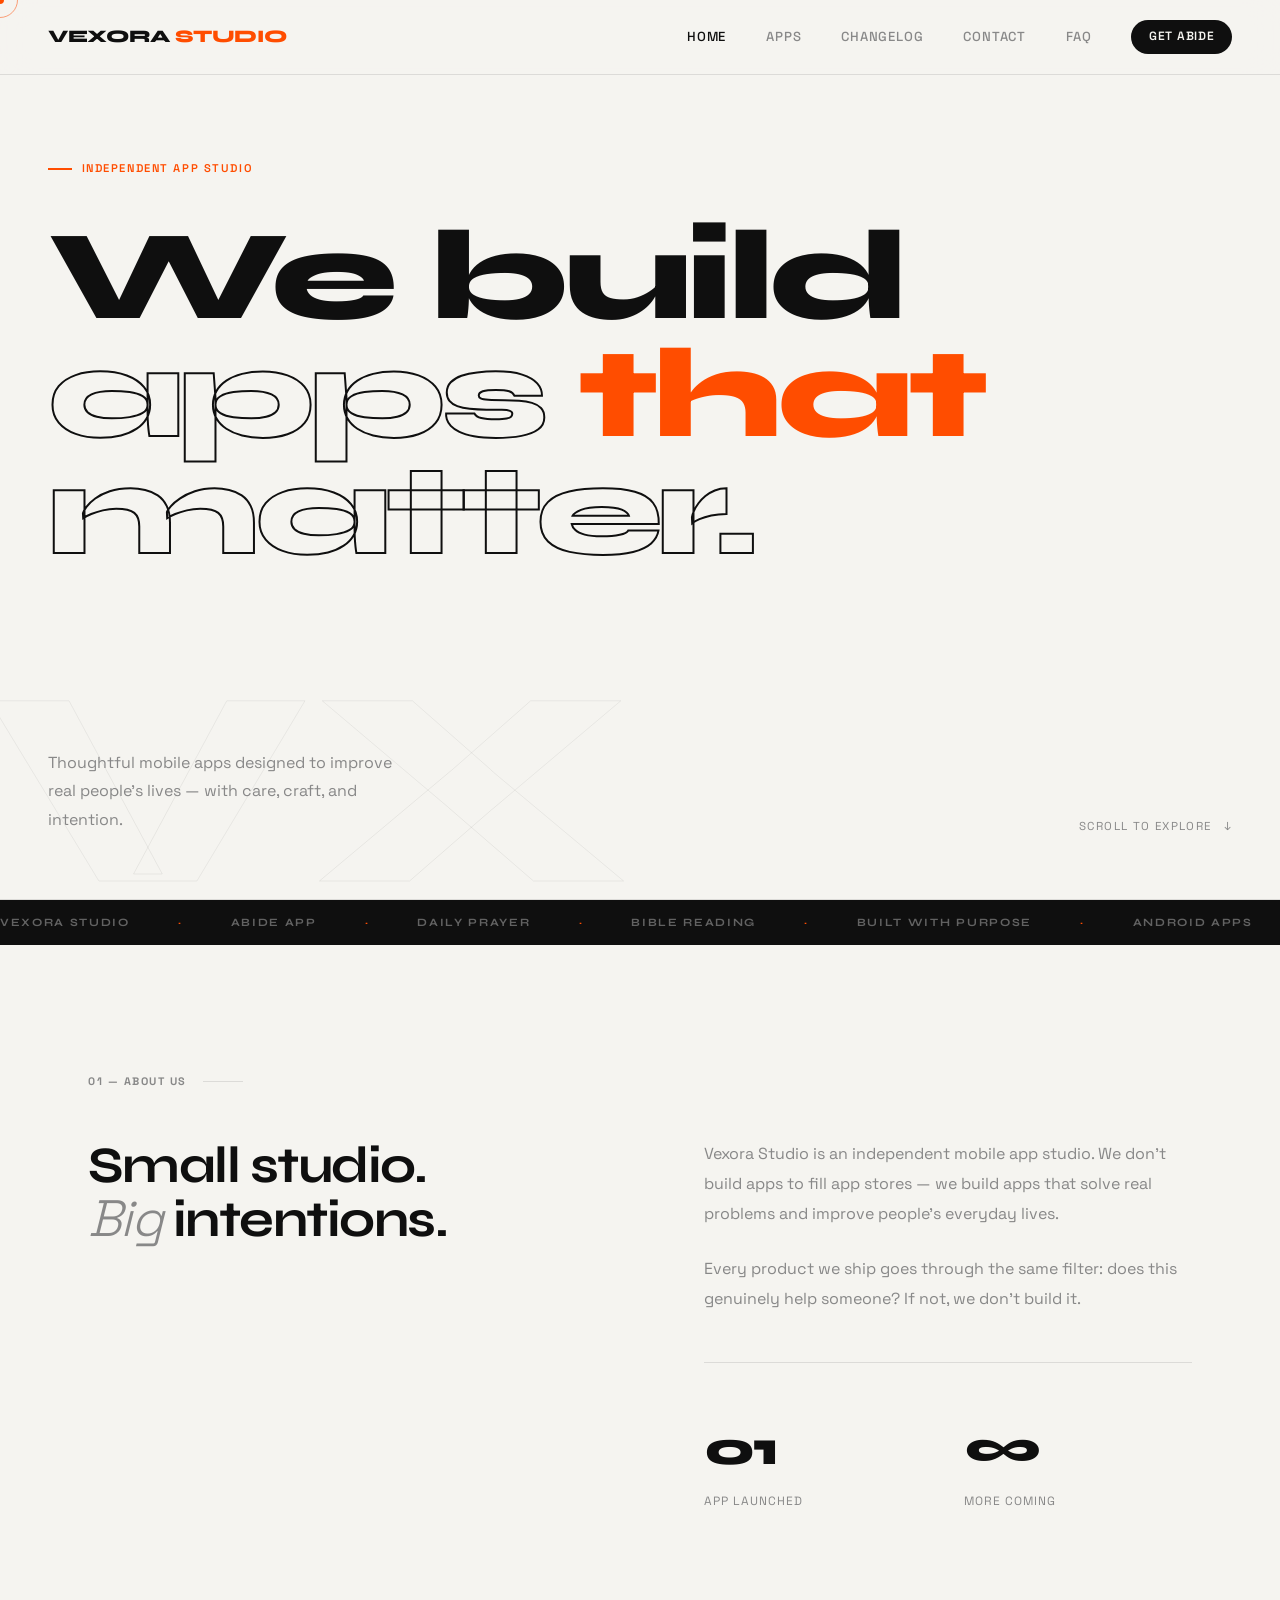
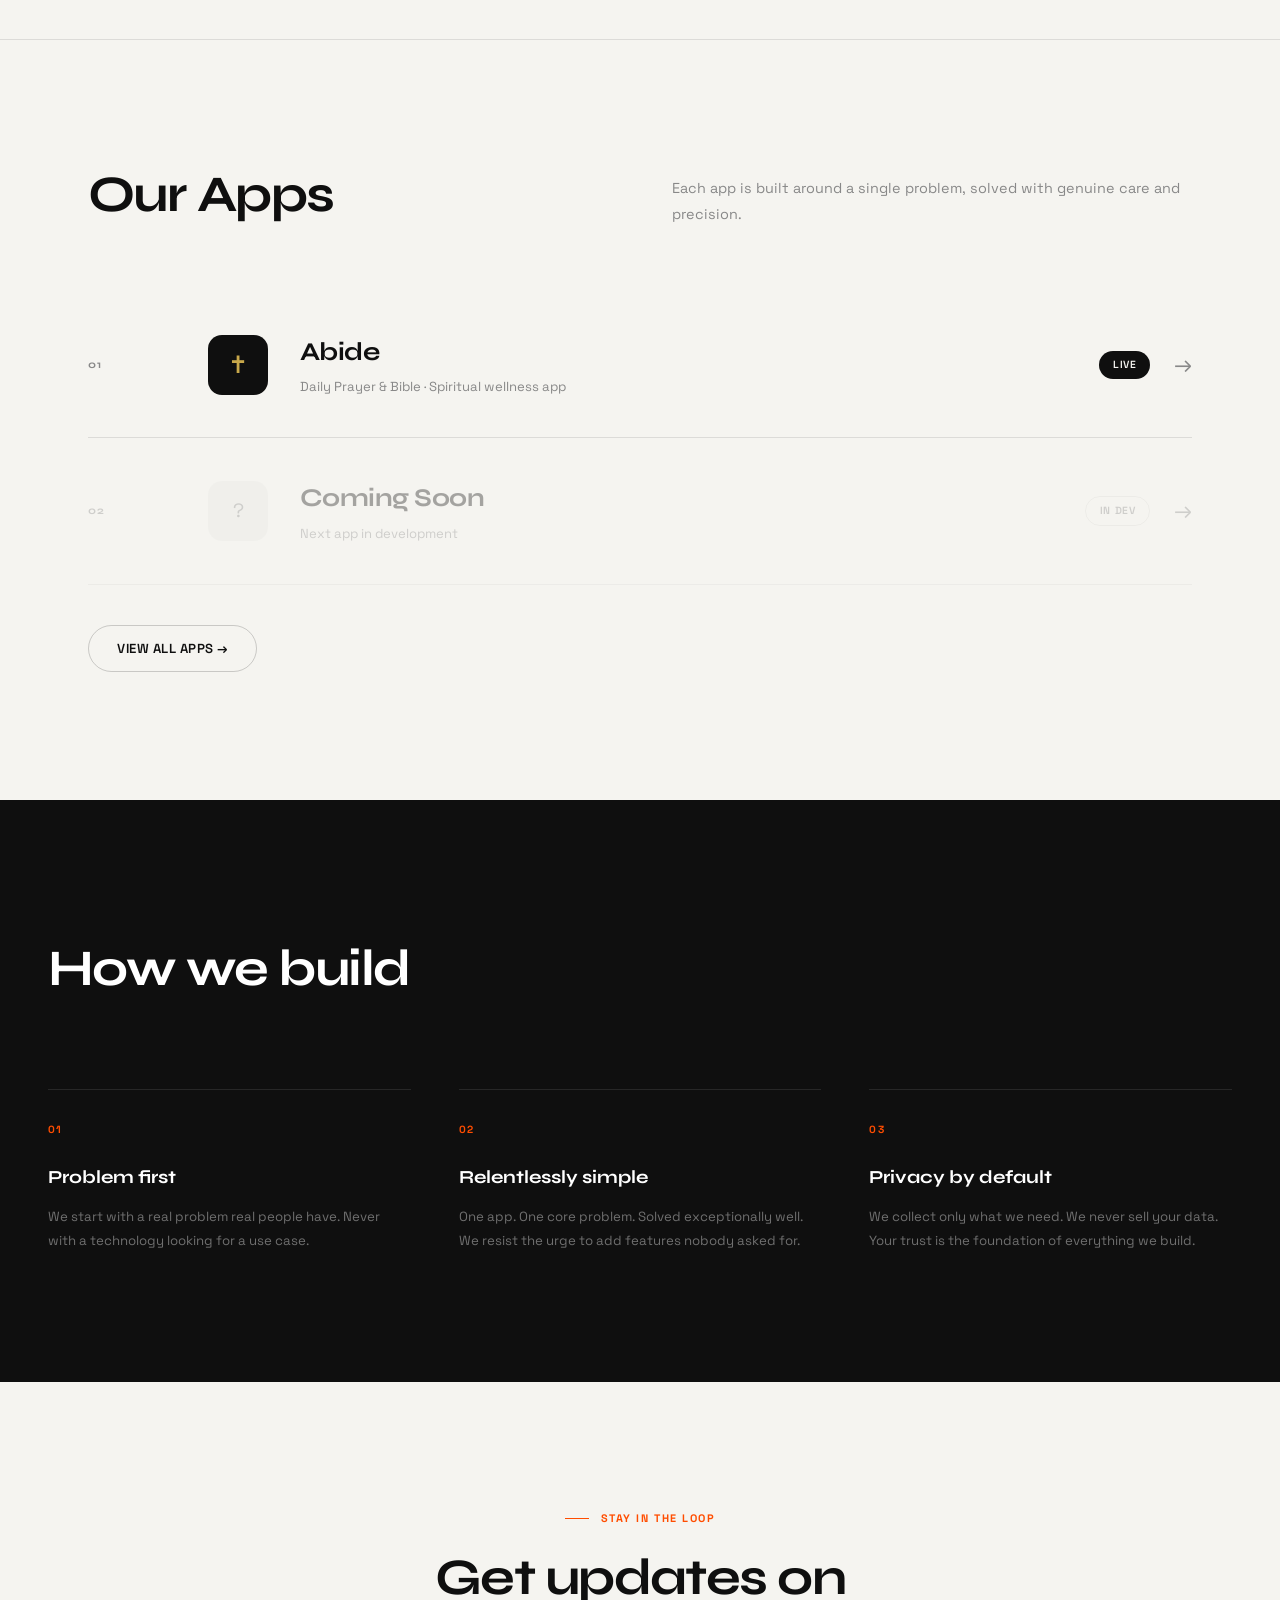
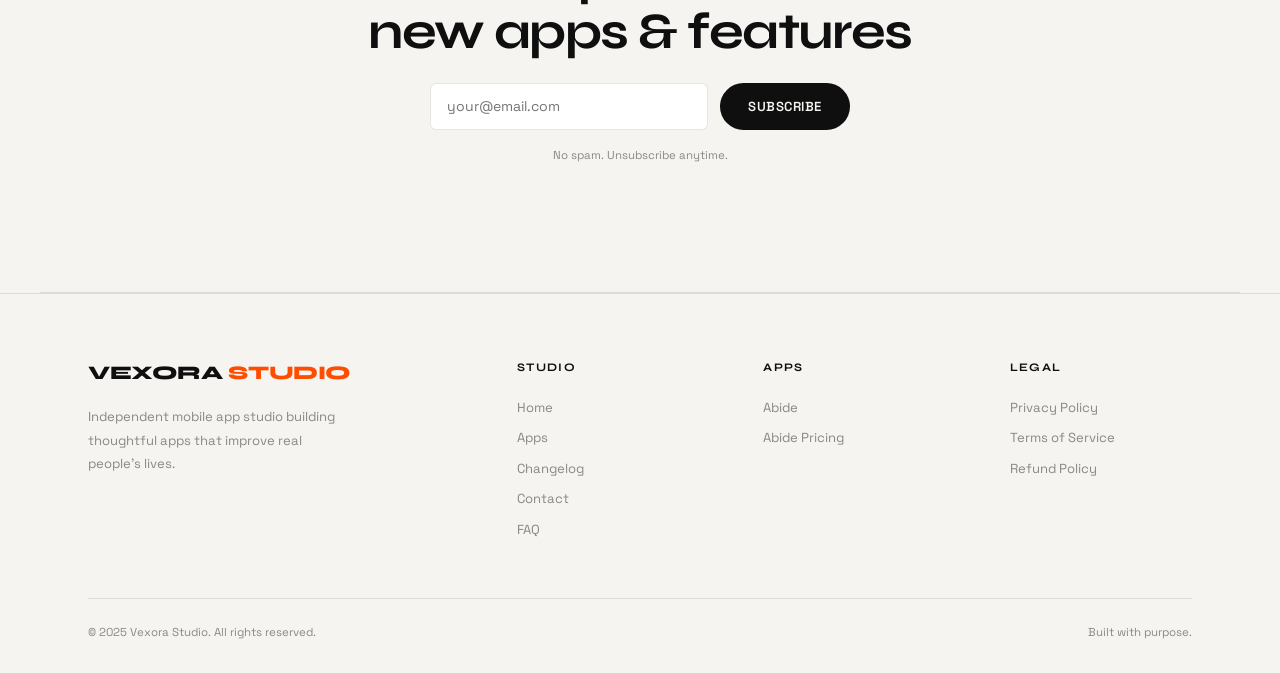
<file: index.html>
<!DOCTYPE html>
<html lang="en">
<head>
<meta charset="UTF-8">
<meta name="viewport" content="width=device-width, initial-scale=1.0">
<title>Vexora Studio — Apps That Matter</title>
<meta name="description" content="Vexora Studio is an independent mobile app studio building thoughtful apps that improve real people's lives.">
<meta property="og:title" content="Vexora Studio — Apps That Matter">
<meta property="og:description" content="Independent app studio. Thoughtful apps built with purpose.">
<meta property="og:type" content="website">
<link rel="stylesheet" href="/css/theme.css">
<style>
.hero{min-height:100vh;padding:10rem 3rem 4rem;display:flex;flex-direction:column;justify-content:space-between;position:relative;overflow:hidden;border-bottom:1px solid var(--border);}
.about-g{display:grid;grid-template-columns:1fr 1fr;gap:8rem;align-items:start;}
.apps-top{display:grid;grid-template-columns:1fr 1fr;gap:4rem;margin-bottom:4rem;}
@media(max-width:860px){
  .hero{padding:7rem 1.5rem 3rem;}
  .about-g{grid-template-columns:1fr;gap:3rem;}
  .apps-top{grid-template-columns:1fr;gap:1.5rem;}
  .app-card-row>div:last-child{display:none;}
  .nl-form{flex-direction:column;}
}
</style>
</head>
<body>

<!-- HERO -->
<section class="hero">
  <div class="hero-bg-text">VX</div>
  <div style="position:relative;z-index:1;">
    <div class="hero-tag">Independent App Studio</div>
    <h1 class="vx-h1">
      We build<br>
      <span class="stroke-text">apps</span> <span class="red-text">that</span><br>
      <span class="stroke-text">matter.</span>
    </h1>
  </div>
  <div style="display:flex;justify-content:space-between;align-items:flex-end;padding-top:4rem;position:relative;z-index:1;flex-wrap:wrap;gap:2rem;">
    <p style="font-size:1rem;color:var(--muted);line-height:1.8;max-width:360px;">Thoughtful mobile apps designed to improve real people's lives — with care, craft, and intention.</p>
    <div style="font-size:0.72rem;letter-spacing:0.12em;text-transform:uppercase;color:var(--muted);display:flex;align-items:center;gap:0.75rem;">
      Scroll to explore <span style="animation:bounce 1.5s ease infinite;display:inline-block;">↓</span>
    </div>
  </div>
</section>

<!-- MARQUEE -->
<div class="vx-marquee-wrap">
  <div class="vx-marquee">
    <span>Vexora Studio</span><span class="dot"> · </span>
    <span>Abide App</span><span class="dot"> · </span>
    <span>Daily Prayer</span><span class="dot"> · </span>
    <span>Bible Reading</span><span class="dot"> · </span>
    <span>Built with Purpose</span><span class="dot"> · </span>
    <span>Android Apps</span><span class="dot"> · </span>
    <span>Vexora Studio</span><span class="dot"> · </span>
    <span>Abide App</span><span class="dot"> · </span>
    <span>Daily Prayer</span><span class="dot"> · </span>
    <span>Bible Reading</span><span class="dot"> · </span>
    <span>Built with Purpose</span><span class="dot"> · </span>
    <span>Android Apps</span><span class="dot"> · </span>
  </div>
</div>

<!-- ABOUT -->
<div class="vx-section" id="about">
  <div class="sec-label">01 — About us</div>
  <div class="about-g">
    <div class="reveal">
      <h2 class="vx-h2">Small studio.<br><em style="color:var(--muted);font-style:italic;font-family:var(--font);font-weight:300;">Big</em> intentions.</h2>
    </div>
    <div class="reveal d1">
      <p style="font-size:1rem;color:var(--muted);line-height:1.9;margin-bottom:1.5rem;">Vexora Studio is an independent mobile app studio. We don't build apps to fill app stores — we build apps that solve real problems and improve people's everyday lives.</p>
      <p style="font-size:1rem;color:var(--muted);line-height:1.9;margin-bottom:1.5rem;">Every product we ship goes through the same filter: does this genuinely help someone? If not, we don't build it.</p>
      <div style="display:grid;grid-template-columns:1fr 1fr;gap:2rem;margin-top:3rem;padding-top:3rem;border-top:1px solid var(--border);">
        <div>
          <div style="font-family:var(--head);font-size:3rem;font-weight:800;letter-spacing:-0.04em;" id="stat-apps">01</div>
          <div style="font-size:0.75rem;color:var(--muted);text-transform:uppercase;letter-spacing:0.08em;margin-top:0.25rem;">App launched</div>
        </div>
        <div>
          <div style="font-family:var(--head);font-size:3rem;font-weight:800;letter-spacing:-0.04em;">∞</div>
          <div style="font-size:0.75rem;color:var(--muted);text-transform:uppercase;letter-spacing:0.08em;margin-top:0.25rem;">More coming</div>
        </div>
      </div>
    </div>
  </div>
</div>

<hr class="vx-divider">

<!-- APPS -->
<div class="vx-section" id="apps">
  <div class="apps-top">
    <h2 class="vx-h2 reveal">Our Apps</h2>
    <p style="font-size:0.9rem;color:var(--muted);line-height:1.8;padding-top:0.5rem;" class="reveal d1">Each app is built around a single problem, solved with genuine care and precision.</p>
  </div>
  <div id="apps-list">
    <!-- Static fallback — replaced by Supabase data if available -->
    <a href="/apps/abide/index.html" class="app-card-row reveal" style="display:grid;grid-template-columns:80px 1fr auto;">
      <div style="font-family:var(--head);font-size:0.68rem;font-weight:700;color:var(--muted);letter-spacing:0.1em;">01</div>
      <div style="display:flex;align-items:center;gap:2rem;">
        <div style="width:60px;height:60px;border-radius:14px;background:#0f0f0f;color:#c8a84b;display:flex;align-items:center;justify-content:center;font-size:1.5rem;flex-shrink:0;">✝</div>
        <div>
          <h3 style="font-family:var(--head);font-size:1.6rem;font-weight:700;letter-spacing:-0.02em;margin-bottom:0.2rem;">Abide</h3>
          <p style="font-size:0.82rem;color:var(--muted);">Daily Prayer &amp; Bible · Spiritual wellness app</p>
        </div>
      </div>
      <div style="display:flex;align-items:center;gap:1.5rem;">
        <span class="pill pill-live">Live</span>
        <span class="arr">→</span>
      </div>
    </a>
    <div class="app-card-row reveal" style="pointer-events:none;opacity:0.35;display:grid;grid-template-columns:80px 1fr auto;">
      <div style="font-family:var(--head);font-size:0.68rem;font-weight:700;color:var(--muted);letter-spacing:0.1em;">02</div>
      <div style="display:flex;align-items:center;gap:2rem;">
        <div style="width:60px;height:60px;border-radius:14px;background:#e8e8e4;color:#888;display:flex;align-items:center;justify-content:center;font-size:1.2rem;flex-shrink:0;">?</div>
        <div>
          <h3 style="font-family:var(--head);font-size:1.6rem;font-weight:700;letter-spacing:-0.02em;margin-bottom:0.2rem;">Coming Soon</h3>
          <p style="font-size:0.82rem;color:var(--muted);">Next app in development</p>
        </div>
      </div>
      <div style="display:flex;align-items:center;gap:1.5rem;">
        <span class="pill pill-soon">In Dev</span>
        <span class="arr">→</span>
      </div>
    </div>
  </div>
  <div style="margin-top:2.5rem;">
    <a href="/apps.html" class="btn btn-outline">View all apps →</a>
  </div>
</div>

<!-- VALUES -->
<section class="vx-dark-section">
  <div class="vx-dark-inner">
    <h2 class="reveal">How we build</h2>
    <div class="val-grid">
      <div class="val reveal">
        <div class="val-n">01</div>
        <div class="val-t">Problem first</div>
        <div class="val-d">We start with a real problem real people have. Never with a technology looking for a use case.</div>
      </div>
      <div class="val reveal d1">
        <div class="val-n">02</div>
        <div class="val-t">Relentlessly simple</div>
        <div class="val-d">One app. One core problem. Solved exceptionally well. We resist the urge to add features nobody asked for.</div>
      </div>
      <div class="val reveal d2">
        <div class="val-n">03</div>
        <div class="val-t">Privacy by default</div>
        <div class="val-d">We collect only what we need. We never sell your data. Your trust is the foundation of everything we build.</div>
      </div>
    </div>
  </div>
</section>

<!-- NEWSLETTER -->
<div class="vx-section" style="text-align:center;border-bottom:1px solid var(--border);">
  <div class="reveal" style="max-width:560px;margin:0 auto;">
    <div class="page-label" style="justify-content:center;">Stay in the loop</div>
    <h2 class="vx-h2" style="margin-bottom:1.5rem;">Get updates on<br>new apps &amp; features</h2>
    <form id="nl-form" onsubmit="handleNewsletter(event)" style="display:flex;gap:0.75rem;max-width:420px;margin:0 auto;" class="nl-form">
      <input type="email" class="vx-input" id="nl-email" placeholder="your@email.com" required style="flex:1;">
      <button type="submit" class="btn btn-primary" id="nl-btn">Subscribe</button>
    </form>
    <div id="nl-success" style="display:none;margin-top:1rem;">
      <span style="font-size:0.9rem;color:var(--green,#1a6e3c);font-weight:600;">✓ You're subscribed!</span>
    </div>
    <div id="nl-error" style="display:none;margin-top:0.75rem;font-size:0.78rem;color:var(--red,#c0392b);"></div>
    <p style="font-size:0.72rem;color:var(--muted);margin-top:1rem;">No spam. Unsubscribe anytime.</p>
  </div>
</div>

<script src="/js/supabase.js"></script>
<script src="/js/analytics.js"></script>
<script src="/js/nav.js"></script>
<script>
// Load apps dynamically from Supabase
async function loadApps() {
  try {
    var apps = await sb.select('apps', 'order=sort_order.asc&status=neq.hidden');
    if (!apps || !apps.length) return;
    var list = document.getElementById('apps-list');
    list.innerHTML = apps.map(function(a, i) {
      var num = String(i + 1).padStart(2, '0');
      var isClickable = a.status === 'live' && a.url;
      var tag = isClickable ? 'a' : 'div';
      var href = isClickable ? ' href="' + a.url + '"' : '';
      var fade = !isClickable ? ' style="pointer-events:none;opacity:0.4;display:grid;grid-template-columns:80px 1fr auto;"' : ' style="display:grid;grid-template-columns:80px 1fr auto;"';
      return '<' + tag + href + ' class="app-card-row reveal"' + fade + '>'
        + '<div style="font-family:var(--head);font-size:0.68rem;font-weight:700;color:var(--muted);letter-spacing:0.1em;">' + num + '</div>'
        + '<div style="display:flex;align-items:center;gap:2rem;">'
        + '<div style="width:60px;height:60px;border-radius:14px;background:' + (a.color || '#0f0f0f') + ';color:' + (a.text_color || '#fff') + ';display:flex;align-items:center;justify-content:center;font-size:1.5rem;flex-shrink:0;">' + (a.icon || '★') + '</div>'
        + '<div><h3 style="font-family:var(--head);font-size:1.6rem;font-weight:700;letter-spacing:-0.02em;margin-bottom:0.2rem;">' + a.name + '</h3>'
        + '<p style="font-size:0.82rem;color:var(--muted);">' + (a.tagline || '') + '</p></div>'
        + '</div>'
        + '<div style="display:flex;align-items:center;gap:1.5rem;">'
        + '<span class="pill ' + (a.status === 'live' ? 'pill-live' : 'pill-soon') + '">' + (a.status === 'live' ? 'Live' : 'In Dev') + '</span>'
        + '<span class="arr">→</span>'
        + '</div>'
        + '</' + tag + '>';
    }).join('');
    // update stat
    var liveCount = apps.filter(function(a) { return a.status === 'live'; }).length;
    document.getElementById('stat-apps').textContent = String(liveCount).padStart(2, '0');
    // re-run reveal observer on new elements
    var obs = new IntersectionObserver(function(entries) {
      entries.forEach(function(e) { if (e.isIntersecting) e.target.classList.add('vis'); });
    }, { threshold: 0.1 });
    document.querySelectorAll('.reveal:not(.vis)').forEach(function(el) { obs.observe(el); });
  } catch(e) {
    // silently use static fallback
  }
}
loadApps();

// Newsletter signup — saves to Supabase newsletter_signups table
async function handleNewsletter(e) {
  e.preventDefault();
  var email = document.getElementById('nl-email').value.trim();
  var btn   = document.getElementById('nl-btn');
  var errEl = document.getElementById('nl-error');
  btn.textContent = '…';
  btn.disabled = true;
  errEl.style.display = 'none';
  try {
    await sb.insert('newsletter_signups', {
      email:  email,
      source: 'homepage',
      created_at: new Date().toISOString()
    });
    document.getElementById('nl-form').style.display    = 'none';
    document.getElementById('nl-success').style.display = 'block';
  } catch(err) {
    // duplicate email (unique constraint) = already subscribed
    var msg = (err.code === '23505' || (err.message && err.message.includes('duplicate')))
      ? 'You\'re already subscribed!'
      : 'Something went wrong. Try again.';
    errEl.textContent = msg;
    errEl.style.display = 'block';
    btn.textContent = 'Subscribe';
    btn.disabled = false;
  }
}
</script>
</body>
</html>
</file>
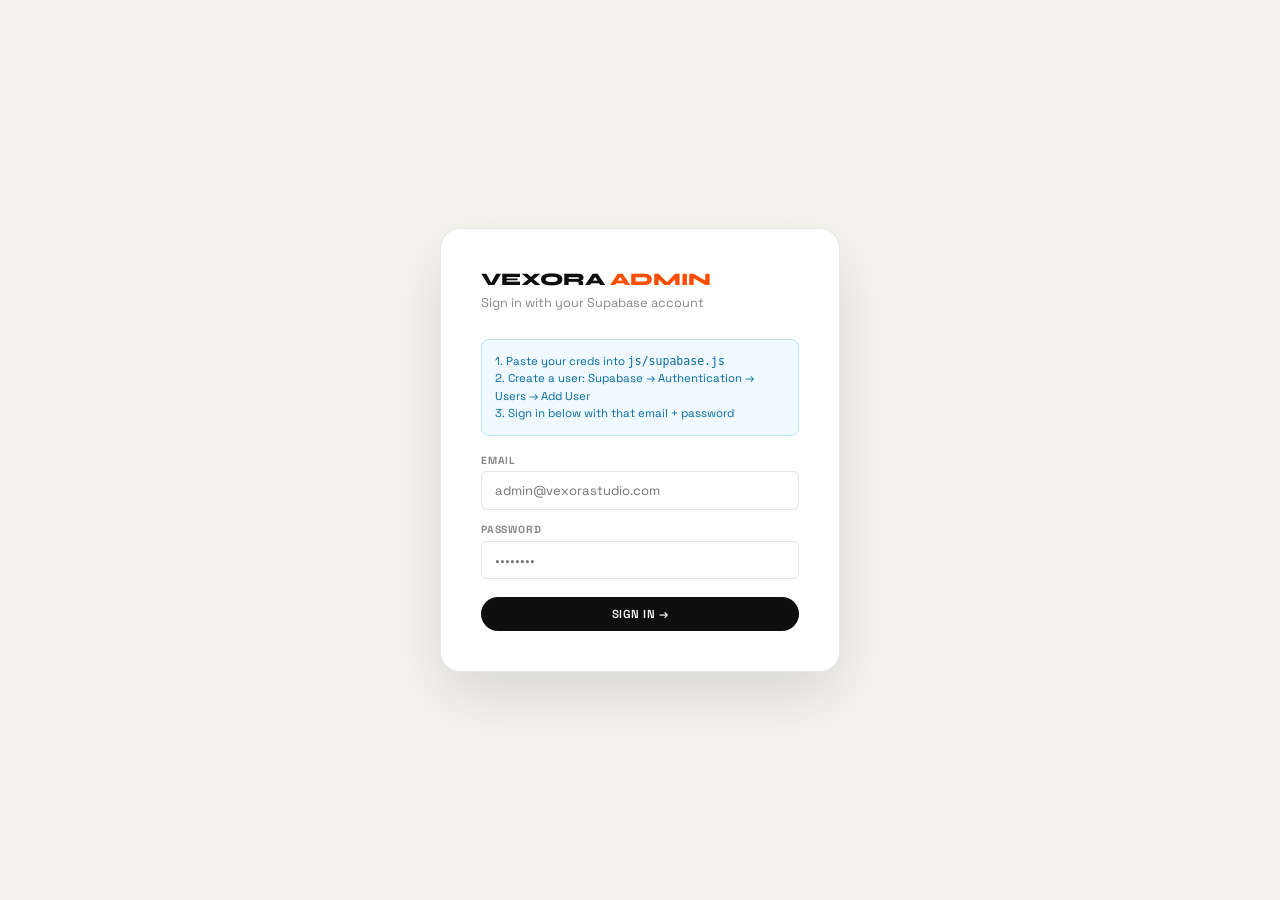
<file: admin/index.html>
<!DOCTYPE html>
<html lang="en">
<head>
<meta charset="UTF-8">
<meta name="viewport" content="width=device-width, initial-scale=1.0">
<title>Admin — Vexora Studio</title>
<link href="https://fonts.googleapis.com/css2?family=Space+Grotesk:wght@400;500;600;700&family=Syne:wght@700;800&display=swap" rel="stylesheet">
<style>
*{margin:0;padding:0;box-sizing:border-box;}
:root{--bg:#f5f4f0;--bg2:#eeedea;--ink:#0f0f0f;--mu:#888;--ac:#ff4d00;--bd:rgba(0,0,0,0.10);--wh:#fff;--gr:#1a6e3c;--rd:#c0392b;--fn:'Space Grotesk',sans-serif;--hd:'Syne',sans-serif;}
html,body{height:100%;overflow:hidden;}
body{font-family:var(--fn);background:var(--bg);color:var(--ink);display:flex;}

/* LOGIN */
#login{position:fixed;inset:0;background:var(--bg);display:flex;align-items:center;justify-content:center;z-index:999;}
.lbox{background:var(--wh);border:1px solid var(--bd);border-radius:20px;padding:2.5rem;width:400px;box-shadow:0 24px 64px rgba(0,0,0,0.12);}
.llogo{font-family:var(--hd);font-size:1.1rem;font-weight:800;text-transform:uppercase;margin-bottom:0.3rem;}
.llogo em{color:var(--ac);font-style:normal;}
.lsub{font-size:0.8rem;color:var(--mu);margin-bottom:1.75rem;}
.ibox{background:#f0f9ff;border:1px solid #bae6fd;border-radius:8px;padding:0.8rem;font-size:0.72rem;color:#0369a1;margin-bottom:1.1rem;line-height:1.5;}
.lerr{color:var(--rd);font-size:0.75rem;margin-top:0.75rem;padding:0.5rem 0.75rem;background:#fef2f2;border-radius:6px;border:1px solid rgba(192,57,43,0.2);display:none;}

/* SIDEBAR */
.sb{width:220px;flex-shrink:0;background:var(--ink);display:flex;flex-direction:column;height:100vh;position:fixed;left:0;top:0;overflow-y:auto;}
.sb-logo{padding:1.25rem;border-bottom:1px solid rgba(255,255,255,0.08);}
.sb-logo span{font-family:var(--hd);font-size:0.95rem;font-weight:800;color:#fff;text-transform:uppercase;}
.sb-logo em{color:var(--ac);font-style:normal;}
.sl{font-size:0.58rem;font-weight:700;letter-spacing:0.14em;text-transform:uppercase;color:rgba(255,255,255,0.25);padding:1rem 1.25rem 0.35rem;}
.ni{display:flex;align-items:center;gap:0.6rem;padding:0.65rem 1.25rem;color:rgba(255,255,255,0.5);font-size:0.78rem;font-weight:500;cursor:pointer;transition:all 0.15s;border-left:2px solid transparent;}
.ni:hover{color:#fff;background:rgba(255,255,255,0.05);}
.ni.on{color:#fff;border-left-color:var(--ac);background:rgba(255,77,0,0.1);}
.ni .ic{width:16px;text-align:center;font-size:13px;flex-shrink:0;}
.sb-foot{margin-top:auto;padding:1rem 1.25rem;border-top:1px solid rgba(255,255,255,0.08);}
.urow{display:flex;align-items:center;gap:0.6rem;}
.ava{width:28px;height:28px;border-radius:50%;background:var(--ac);display:flex;align-items:center;justify-content:center;font-size:10px;font-weight:700;color:#fff;flex-shrink:0;}
.uinfo{font-size:0.7rem;color:rgba(255,255,255,0.45);}
.uinfo strong{display:block;color:#fff;font-size:0.75rem;}
.lout{background:none;border:none;color:rgba(255,255,255,0.3);font-size:0.68rem;cursor:pointer;margin-top:0.5rem;padding:0;font-family:var(--fn);}
.lout:hover{color:var(--ac);}

/* SHELL */
.shell{margin-left:220px;flex:1;display:flex;flex-direction:column;height:100vh;overflow:hidden;}
.tb{background:var(--wh);border-bottom:1px solid var(--bd);padding:0 2rem;height:52px;display:flex;align-items:center;justify-content:space-between;flex-shrink:0;}
.tb-t{font-family:var(--hd);font-size:0.95rem;font-weight:700;}
.tb-r{display:flex;gap:0.5rem;}
.cnt{flex:1;overflow-y:auto;padding:1.75rem;}
.pg{display:none;}.pg.on{display:block;}

/* BUTTONS */
.btn{display:inline-flex;align-items:center;gap:0.3rem;padding:0.4rem 0.9rem;border-radius:99px;font-size:0.72rem;font-weight:600;letter-spacing:0.04em;text-transform:uppercase;cursor:pointer;border:none;font-family:var(--fn);transition:all 0.15s;}
.bp{background:var(--ink);color:var(--bg);}.bp:hover{background:var(--ac);}
.bg2{background:transparent;color:var(--mu);border:1px solid var(--bd);}.bg2:hover{color:var(--ink);border-color:rgba(0,0,0,0.25);}
.bd2{background:#fef2f2;color:var(--rd);border:1px solid rgba(192,57,43,0.2);}.bd2:hover{background:var(--rd);color:#fff;}
.btn:disabled{opacity:0.5;cursor:not-allowed;}

/* BADGES */
.bge{display:inline-block;font-size:0.6rem;font-weight:700;padding:0.18rem 0.55rem;border-radius:4px;text-transform:uppercase;letter-spacing:0.06em;}
.bgn{background:rgba(26,110,60,0.1);color:var(--gr);}
.bgo{background:rgba(255,77,0,0.1);color:var(--ac);}
.bgg{background:rgba(0,0,0,0.06);color:var(--mu);}
.bgb{background:rgba(37,99,235,0.1);color:#2563eb;}

/* FORMS */
.fi{font-size:0.65rem;font-weight:700;letter-spacing:0.08em;text-transform:uppercase;color:var(--mu);margin-bottom:0.3rem;}
.fin{width:100%;padding:0.6rem 0.8rem;border:1.5px solid var(--bd);border-radius:6px;font-family:var(--fn);font-size:0.82rem;color:var(--ink);background:var(--wh);outline:none;transition:border-color 0.15s;}
.fin:focus{border-color:var(--ac);}
.fta{width:100%;padding:0.7rem 0.8rem;border:1.5px solid var(--bd);border-radius:6px;font-family:'Courier New',monospace;font-size:0.74rem;color:var(--ink);background:#fafafa;resize:vertical;outline:none;min-height:180px;line-height:1.6;}
.fta:focus{border-color:var(--ac);}
.fsl{width:100%;padding:0.6rem 0.8rem;border:1.5px solid var(--bd);border-radius:6px;font-family:var(--fn);font-size:0.82rem;color:var(--ink);background:var(--wh);outline:none;}
.fr{margin-bottom:0.85rem;}
.f2{display:grid;grid-template-columns:1fr 1fr;gap:0.75rem;}

/* STATS */
.sg{display:grid;grid-template-columns:repeat(4,1fr);gap:1rem;margin-bottom:1.75rem;}
.sc{background:var(--wh);border:1px solid var(--bd);border-radius:12px;padding:1.25rem;}
.sc .n{font-family:var(--hd);font-size:2rem;font-weight:800;letter-spacing:-0.04em;line-height:1;}
.sc .l{font-size:0.67rem;color:var(--mu);text-transform:uppercase;letter-spacing:0.08em;margin-top:0.2rem;}
.sc .t{font-size:0.68rem;font-weight:600;margin-top:0.6rem;}
.sc .t.up{color:var(--gr);}.sc .t.dn{color:var(--rd);}

/* TABLE */
.tw{background:var(--wh);border:1px solid var(--bd);border-radius:12px;overflow:hidden;}
table{width:100%;border-collapse:collapse;font-size:0.82rem;}
th{font-size:0.63rem;font-weight:700;letter-spacing:0.1em;text-transform:uppercase;color:var(--mu);padding:0.65rem 1rem;border-bottom:1px solid var(--bd);text-align:left;background:var(--bg);}
td{padding:0.85rem 1rem;border-bottom:1px solid var(--bd);color:var(--ink);}
tr:last-child td{border-bottom:none;}
tr:hover td{background:#faf9f6;}
.tr-click{cursor:pointer;}

/* CARD */
.card{background:var(--wh);border:1px solid var(--bd);border-radius:12px;padding:1.25rem;}
.card h3{font-family:var(--hd);font-size:0.9rem;font-weight:700;margin-bottom:1rem;}
.tc{display:grid;grid-template-columns:1fr 1fr;gap:1.25rem;margin-top:1.25rem;}
.sh{display:flex;justify-content:space-between;align-items:center;margin-bottom:1rem;}
.sh h2{font-family:var(--hd);font-size:0.95rem;font-weight:700;}

/* BARS */
.br{display:flex;align-items:center;gap:0.75rem;margin-bottom:0.6rem;font-size:0.73rem;}
.bl{width:76px;color:var(--mu);flex-shrink:0;overflow:hidden;text-overflow:ellipsis;white-space:nowrap;}
.bt{flex:1;height:5px;background:var(--bg2);border-radius:99px;overflow:hidden;}
.bf{height:100%;background:var(--ac);border-radius:99px;transition:width 0.6s ease;}
.bv{width:34px;text-align:right;font-weight:600;}

/* PAGE EDITOR */
.el{display:grid;grid-template-columns:240px 1fr;gap:1.25rem;}
.pl{background:var(--wh);border:1px solid var(--bd);border-radius:12px;overflow:hidden;}
.plh{padding:0.8rem 1rem;border-bottom:1px solid var(--bd);font-size:0.68rem;font-weight:700;text-transform:uppercase;letter-spacing:0.08em;color:var(--mu);display:flex;justify-content:space-between;align-items:center;}
.pi{padding:0.7rem 1rem;border-bottom:1px solid var(--bd);cursor:pointer;transition:background 0.15s;display:flex;justify-content:space-between;align-items:center;}
.pi:last-child{border-bottom:none;}
.pi:hover{background:var(--bg);}
.pi.on{background:rgba(255,77,0,0.05);border-left:2px solid var(--ac);}
.pin{font-size:0.8rem;font-weight:500;}
.pip{font-size:0.65rem;color:var(--mu);}
.ep{background:var(--wh);border:1px solid var(--bd);border-radius:12px;overflow:hidden;display:flex;flex-direction:column;}
.etb{padding:0.7rem 1rem;border-bottom:1px solid var(--bd);background:var(--bg);display:flex;gap:0.5rem;align-items:center;flex-wrap:wrap;}
.efc{padding:1rem;overflow-y:auto;}

/* APPS */
.ag{display:grid;grid-template-columns:repeat(3,1fr);gap:1.25rem;}
.ac2{background:var(--wh);border:1px solid var(--bd);border-radius:12px;padding:1.25rem;position:relative;}
.ac2-ic{width:46px;height:46px;border-radius:12px;display:flex;align-items:center;justify-content:center;font-size:1.3rem;margin-bottom:0.85rem;}
.ac2 h3{font-family:var(--hd);font-size:0.95rem;font-weight:700;margin-bottom:0.2rem;}
.ac2 p{font-size:0.73rem;color:var(--mu);margin-bottom:0.85rem;line-height:1.5;}
.ac2-st{position:absolute;top:1rem;right:1rem;}
.ac2-act{display:flex;gap:0.4rem;flex-wrap:wrap;}

/* CHANGELOG */
.cli{padding:1.1rem 0;border-bottom:1px solid var(--bd);}
.cli:last-child{border-bottom:none;}

/* SETTINGS TOGGLE */
.sr{display:flex;justify-content:space-between;align-items:center;padding:0.9rem 0;border-bottom:1px solid var(--bd);}
.sr:last-child{border-bottom:none;}
.tog{width:34px;height:18px;border-radius:99px;background:var(--bg2);border:1px solid var(--bd);cursor:pointer;position:relative;transition:background 0.2s;flex-shrink:0;}
.tog.on{background:var(--gr);}
.tog::after{content:'';width:12px;height:12px;border-radius:50%;background:#fff;position:absolute;top:2px;left:2px;transition:transform 0.2s;box-shadow:0 1px 3px rgba(0,0,0,0.2);}
.tog.on::after{transform:translateX(16px);}

/* MODAL */
.ov{position:fixed;inset:0;background:rgba(0,0,0,0.45);display:flex;align-items:center;justify-content:center;z-index:998;}
.mo{background:var(--wh);border-radius:16px;padding:1.75rem;width:560px;max-width:90vw;max-height:85vh;overflow-y:auto;position:relative;z-index:999;}
.mo h2{font-family:var(--hd);font-size:1.1rem;font-weight:700;margin-bottom:1.25rem;}
.mo-close{position:absolute;top:1.25rem;right:1.25rem;background:none;border:none;font-size:1.2rem;cursor:pointer;color:var(--mu);line-height:1;}
.msg-box{background:var(--bg);border:1px solid var(--bd);border-radius:8px;padding:1rem;font-size:0.85rem;line-height:1.75;color:var(--ink);white-space:pre-wrap;word-break:break-word;}

/* SPINNER */
.spin{display:inline-block;width:13px;height:13px;border:2px solid rgba(255,255,255,0.3);border-top-color:#fff;border-radius:50%;animation:sp 0.7s linear infinite;margin-right:4px;}
@keyframes sp{to{transform:rotate(360deg);}}

/* EMPTY STATE */
.empty{text-align:center;padding:3rem;color:var(--mu);font-size:0.82rem;}
.empty .icon{font-size:1.5rem;margin-bottom:0.5rem;}

/* TOAST */
#toast{position:fixed;bottom:1.5rem;right:1.5rem;background:var(--ink);color:var(--bg);padding:0.7rem 1.25rem;border-radius:8px;font-size:0.78rem;font-weight:500;z-index:9999;transform:translateY(60px);opacity:0;transition:all 0.3s;pointer-events:none;max-width:340px;}
#toast.show{transform:translateY(0);opacity:1;}
#toast.s{background:var(--gr);}
#toast.e{background:var(--rd);}
</style>
</head>
<body>

<!-- LOGIN -->
<div id="login" style="display:none;">
  <div class="lbox">
    <div class="llogo">Vexora <em>Admin</em></div>
    <div class="lsub">Sign in with your Supabase account</div>
    <div class="ibox">
      1. Paste your creds into <code>js/supabase.js</code><br>
      2. Create a user: Supabase → Authentication → Users → Add User<br>
      3. Sign in below with that email + password
    </div>
    <div class="fr"><div class="fi">Email</div><input class="fin" type="email" id="le" placeholder="admin@vexorastudio.com" autocomplete="email"></div>
    <div class="fr"><div class="fi">Password</div><input class="fin" type="password" id="lp" placeholder="••••••••" autocomplete="current-password"></div>
    <button class="btn bp" style="width:100%;justify-content:center;padding:0.65rem;margin-top:0.25rem;" id="lbtn" onclick="doLogin()">Sign In →</button>
    <div class="lerr" id="lerr"></div>
  </div>
</div>

<!-- SIDEBAR -->
<div class="sb" id="sidebar" style="display:none;">
  <div class="sb-logo"><span>Vexora <em>·</em> Admin</span></div>
  <div class="sl">Overview</div>
  <div class="ni on" data-sec="dashboard" onclick="nav('dashboard',this)"><span class="ic">▦</span> Dashboard</div>
  <div class="sl">Content</div>
  <div class="ni" data-sec="pages"     onclick="nav('pages',this)"><span class="ic">☰</span> Pages</div>
  <div class="ni" data-sec="apps"      onclick="nav('apps',this)"><span class="ic">◈</span> Apps</div>
  <div class="ni" data-sec="changelog" onclick="nav('changelog',this)"><span class="ic">◎</span> Changelog</div>
  <div class="sl">Inbox</div>
  <div class="ni" data-sec="contacts"  onclick="nav('contacts',this)"><span class="ic">✉</span> Contacts <span id="contact-badge" style="display:none;background:var(--ac);color:#fff;font-size:0.55rem;font-weight:700;padding:0.1rem 0.4rem;border-radius:99px;margin-left:auto;"></span></div>
  <div class="ni" data-sec="newsletter" onclick="nav('newsletter',this)"><span class="ic">◉</span> Newsletter</div>
  <div class="sl">System</div>
  <div class="ni" data-sec="analytics" onclick="nav('analytics',this)"><span class="ic">↗</span> Analytics</div>
  <div class="ni" data-sec="settings"  onclick="nav('settings',this)"><span class="ic">⚙</span> Settings</div>
  <div class="sb-foot">
    <div class="urow">
      <div class="ava" id="uava">VS</div>
      <div class="uinfo"><strong id="uname">Admin</strong><span id="uemail"></span></div>
    </div>
    <button class="lout" onclick="doLogout()">← Sign out</button>
  </div>
</div>

<!-- SHELL -->
<div class="shell" id="shell" style="display:none;">
  <div class="tb">
    <div class="tb-t" id="tbt">Dashboard</div>
    <div class="tb-r">
      <button class="btn bg2" onclick="window.open('../index.html')">↗ View Site</button>
      <button class="btn bp" id="tba" onclick="tbAct()">+ New Page</button>
    </div>
  </div>

  <div class="cnt">

    <!-- DASHBOARD -->
    <div class="pg on" id="pg-dashboard">
      <div class="sg">
        <div class="sc"><div class="n" id="s-apps">–</div><div class="l">Apps Live</div><div class="t up" id="s-apps-t">–</div></div>
        <div class="sc"><div class="n" id="s-pages">–</div><div class="l">Pages</div><div class="t up" id="s-pages-t">–</div></div>
        <div class="sc"><div class="n" id="s-views">–</div><div class="l">Total Views</div><div class="t up">All time</div></div>
        <div class="sc"><div class="n" id="s-contacts">–</div><div class="l">Contacts</div><div class="t up">All time</div></div>
      </div>
      <div class="sh"><h2>Recent Pages</h2><button class="btn bg2" onclick="nav('pages',document.querySelector('[data-sec=pages]'))">All →</button></div>
      <div class="tw" style="margin-bottom:1.5rem;"><table><thead><tr><th>Title</th><th>Path</th><th>Status</th><th>Views</th></tr></thead><tbody id="db-pt"></tbody></table></div>
      <div class="tc">
        <div class="card"><h3>Top Pages by Views</h3><div id="db-bars"><div class="empty">Loading…</div></div></div>
        <div class="card"><h3>Recent Contacts</h3><div id="db-contacts-preview"></div></div>
      </div>
    </div>

    <!-- PAGES -->
    <div class="pg" id="pg-pages">
      <div class="el">
        <div>
          <div class="pl">
            <div class="plh"><span>All Pages</span><button class="btn bp" style="font-size:0.6rem;padding:0.22rem 0.55rem;" onclick="newPage()">+</button></div>
            <div id="pl-items"><div class="empty">Loading…</div></div>
          </div>
        </div>
        <div class="ep">
          <div class="etb" id="etb"><span style="font-size:0.7rem;color:var(--mu);font-weight:600;">SELECT A PAGE TO EDIT</span></div>
          <div class="efc" id="efc" style="display:none;">
            <div class="fr"><div class="fi">Page Title</div><input class="fin" id="et"></div>
            <div class="fr"><div class="fi">URL Path</div><input class="fin" id="ep2" placeholder="/about"></div>
            <div class="fr"><div class="fi">Meta Description</div><input class="fin" id="em"></div>
            <div class="fr"><div class="fi">HTML Body Content</div><textarea class="fta" id="eh" rows="14"></textarea></div>
            <div style="display:flex;gap:0.5rem;flex-wrap:wrap;align-items:center;">
              <button class="btn bp" onclick="savePage()">Save</button>
              <button class="btn bg2" onclick="previewPage()">Preview ↗</button>
              <button class="btn bd2" onclick="delPage()">Delete</button>
              <div style="margin-left:auto;display:flex;align-items:center;gap:0.5rem;">
                <span style="font-size:0.7rem;color:var(--mu);">Status:</span>
                <select class="fsl" id="est" style="width:auto;padding:0.3rem 0.6rem;font-size:0.75rem;"><option>published</option><option>draft</option></select>
              </div>
            </div>
          </div>
        </div>
      </div>
    </div>

    <!-- APPS -->
    <div class="pg" id="pg-apps">
      <div style="margin-bottom:1.25rem;display:flex;justify-content:space-between;align-items:center;">
        <p style="font-size:0.8rem;color:var(--mu);">Each app auto-appears on the public Apps page.</p>
        <button class="btn bp" onclick="showAddApp()">+ Add App</button>
      </div>
      <div id="apps-g"><div class="empty"><div class="icon">◈</div>Loading apps…</div></div>
    </div>

    <!-- CHANGELOG -->
    <div class="pg" id="pg-changelog">
      <div class="sh"><h2>Changelog Entries</h2><button class="btn bp" onclick="showAddCL()">+ New Entry</button></div>
      <div class="tw"><div style="padding:1rem;" id="cl-list"><div class="empty">Loading…</div></div></div>
    </div>

    <!-- CONTACTS -->
    <div class="pg" id="pg-contacts">
      <div class="sh">
        <h2>Contact Submissions</h2>
        <div style="display:flex;gap:0.5rem;align-items:center;">
          <input class="fin" type="search" id="contact-search" placeholder="Search…" style="width:200px;padding:0.4rem 0.7rem;font-size:0.78rem;" oninput="filterContacts(this.value)">
        </div>
      </div>
      <div class="tw"><table>
        <thead><tr><th>Name</th><th>Email</th><th>Subject</th><th>Date</th><th></th></tr></thead>
        <tbody id="contacts-tbody"><tr><td colspan="5" style="text-align:center;color:var(--mu);padding:2rem;">Loading…</td></tr></tbody>
      </table></div>
    </div>

    <!-- NEWSLETTER -->
    <div class="pg" id="pg-newsletter">
      <div class="sh">
        <h2>Newsletter Signups</h2>
        <div style="display:flex;gap:0.5rem;">
          <button class="btn bg2" onclick="exportNewsletter()">Export CSV</button>
        </div>
      </div>
      <div class="sg" style="grid-template-columns:repeat(3,1fr);">
        <div class="sc"><div class="n" id="nl-total">–</div><div class="l">Total Signups</div></div>
        <div class="sc"><div class="n" id="nl-today">–</div><div class="l">Today</div></div>
        <div class="sc"><div class="n" id="nl-week">–</div><div class="l">This Week</div></div>
      </div>
      <div class="tw"><table>
        <thead><tr><th>Email</th><th>Source</th><th>Date</th><th></th></tr></thead>
        <tbody id="nl-tbody"><tr><td colspan="4" style="text-align:center;color:var(--mu);padding:2rem;">Loading…</td></tr></tbody>
      </table></div>
    </div>

    <!-- ANALYTICS -->
    <div class="pg" id="pg-analytics">
      <div class="sg">
        <div class="sc"><div class="n" id="av">–</div><div class="l">Total Views</div></div>
        <div class="sc"><div class="n" id="aup">–</div><div class="l">Unique Paths</div></div>
        <div class="sc"><div class="n" id="atd">–</div><div class="l">Today</div></div>
        <div class="sc"><div class="n" id="a7d">–</div><div class="l">Last 7 Days</div></div>
      </div>
      <div class="tc">
        <div class="card"><h3>Top Pages</h3><div id="a-bars"><div class="empty">Loading…</div></div></div>
        <div class="card"><h3>Recent Views</h3><div id="a-recent"><div class="empty">Loading…</div></div></div>
      </div>
    </div>

    <!-- SETTINGS -->
    <div class="pg" id="pg-settings">
      <div class="tc">
        <div class="card">
          <h3>Supabase Credentials</h3>
          <div class="ibox">Edit <code>js/supabase.js</code> directly to update credentials. These fields are for reference only.</div>
          <div class="fr"><div class="fi">Project URL</div><input class="fin" placeholder="https://xxx.supabase.co" id="sb-url"></div>
          <div class="fr"><div class="fi">Anon Key</div><input class="fin" placeholder="eyJ…" type="password" id="sb-key"></div>
          <button class="btn bg2" onclick="toast('Edit js/supabase.js directly with your credentials.','e')">How to update</button>
        </div>
        <div class="card">
          <h3>Feature Toggles</h3>
          <div class="sr"><div><div style="font-size:0.83rem;font-weight:500;">Maintenance Mode</div><div style="font-size:0.7rem;color:var(--mu);">Redirect all visitors</div></div><div class="tog" onclick="this.classList.toggle('on')"></div></div>
          <div class="sr"><div><div style="font-size:0.83rem;font-weight:500;">AI Father (Abide)</div><div style="font-size:0.7rem;color:var(--mu);">Groq-powered AI companion</div></div><div class="tog on" onclick="this.classList.toggle('on')"></div></div>
          <div class="sr"><div><div style="font-size:0.83rem;font-weight:500;">Analytics Tracking</div><div style="font-size:0.7rem;color:var(--mu);">Collect pageviews via Supabase</div></div><div class="tog on" onclick="this.classList.toggle('on')"></div></div>
          <div class="sr"><div><div style="font-size:0.83rem;font-weight:500;">Newsletter Signup</div><div style="font-size:0.7rem;color:var(--mu);">Homepage email capture</div></div><div class="tog" onclick="this.classList.toggle('on')"></div></div>
        </div>
      </div>
      <!-- FULL SQL SCHEMA -->
      <div class="card" style="margin-top:1.25rem;">
        <h3>Complete Database Schema — Run this in Supabase SQL Editor</h3>
        <p style="font-size:0.75rem;color:var(--mu);margin-bottom:0.85rem;line-height:1.6;">Copy everything below → Supabase → SQL Editor → New Query → Paste → Run</p>
        <pre id="sql-schema" style="background:var(--bg);border:1px solid var(--bd);border-radius:6px;padding:1rem;font-size:0.69rem;overflow-x:auto;line-height:1.8;white-space:pre;max-height:400px;overflow-y:auto;"></pre>
        <button class="btn bg2" style="margin-top:0.75rem;" onclick="copySQL()">Copy SQL</button>
      </div>
    </div>

  </div>
</div>

<div id="mw"></div>
<div id="toast"></div>

<script src="../js/supabase.js"></script>
<script>
// ── STATE ────────────────────────────────────────────────────
var PAGES=[], APPS=[], CL=[], CONTACTS=[], NEWSLETTER=[], PAGEVIEWS=[];
var activePage=null, curSec='dashboard';
var tbMap={dashboard:'+ New Page',pages:'+ New Page',apps:'+ Add App',changelog:'+ New Entry',contacts:'Export CSV',newsletter:'Export CSV',analytics:'Refresh',settings:'Save'};

var SQL = `-- ============================================================
-- VEXORA STUDIO — COMPLETE DATABASE SCHEMA
-- Run this once in Supabase SQL Editor
-- ============================================================

-- Drop existing tables (clean slate)
drop table if exists newsletter_signups cascade;
drop table if exists contact_submissions cascade;
drop table if exists pageviews cascade;
drop table if exists changelog cascade;
drop table if exists pages cascade;
drop table if exists apps cascade;
drop table if exists settings cascade;

-- Apps
create table apps (
  id          bigint primary key generated always as identity,
  name        text not null,
  tagline     text,
  description text,
  status      text default 'dev' check (status in ('live','dev','hidden')),
  color       text default '#0f0f0f',
  text_color  text default '#ffffff',
  icon        text,
  url         text,
  tags        text,
  sort_order  int default 0,
  created_at  timestamptz default now()
);

-- Pages
create table pages (
  id          bigint primary key generated always as identity,
  title       text not null,
  path        text not null unique,
  meta        text,
  html        text,
  status      text default 'draft' check (status in ('published','draft')),
  modified_at timestamptz default now(),
  created_at  timestamptz default now()
);

-- Changelog
create table changelog (
  id          bigint primary key generated always as identity,
  version     text not null,
  headline    text,
  summary     text,
  items       jsonb,
  tags        text,
  app         text default 'Abide',
  released_at date default now()
);

-- Page views
create table pageviews (
  id         bigint primary key generated always as identity,
  path       text not null,
  referrer   text,
  ua         text,
  created_at timestamptz default now()
);

-- Contact form submissions
create table contact_submissions (
  id         bigint primary key generated always as identity,
  first_name text,
  last_name  text,
  email      text not null,
  subject    text,
  message    text,
  read       boolean default false,
  created_at timestamptz default now()
);

-- Newsletter signups
create table newsletter_signups (
  id         bigint primary key generated always as identity,
  email      text not null unique,
  source     text default 'homepage',
  created_at timestamptz default now()
);

-- Site settings key-value store
create table settings (
  key        text primary key,
  value      text,
  updated_at timestamptz default now()
);

-- ── ROW LEVEL SECURITY ──────────────────────────────────────
alter table apps               enable row level security;
alter table pages              enable row level security;
alter table changelog          enable row level security;
alter table pageviews          enable row level security;
alter table contact_submissions enable row level security;
alter table newsletter_signups enable row level security;
alter table settings           enable row level security;

-- Public can read apps, pages, changelog
create policy "pub_read_apps"      on apps      for select using (true);
create policy "pub_read_pages"     on pages     for select using (true);
create policy "pub_read_changelog" on changelog for select using (true);

-- Public can insert pageviews, contacts, newsletter
create policy "pub_insert_pv"       on pageviews          for insert with check (true);
create policy "pub_insert_contact"  on contact_submissions for insert with check (true);
create policy "pub_insert_nl"       on newsletter_signups  for insert with check (true);

-- Authenticated (admin) gets full access to everything
create policy "auth_all_apps"      on apps               for all using (auth.role()='authenticated');
create policy "auth_all_pages"     on pages              for all using (auth.role()='authenticated');
create policy "auth_all_cl"        on changelog          for all using (auth.role()='authenticated');
create policy "auth_all_pv"        on pageviews          for all using (auth.role()='authenticated');
create policy "auth_all_contacts"  on contact_submissions for all using (auth.role()='authenticated');
create policy "auth_all_nl"        on newsletter_signups  for all using (auth.role()='authenticated');
create policy "auth_all_settings"  on settings           for all using (auth.role()='authenticated');

-- ── SEED DATA ───────────────────────────────────────────────
insert into apps (name,tagline,description,status,color,text_color,icon,url,sort_order)
values ('Abide','Daily Prayer & Bible',
  'Spiritual wellness app for daily prayer, Bible reading, and personal reflection with AI companion.',
  'live','#0f0f0f','#c8a84b','✝','/apps/abide/index.html',1);`;

document.getElementById('sql-schema').textContent = SQL;

function copySQL(){
  navigator.clipboard.writeText(SQL).then(function(){ toast('SQL copied to clipboard','s'); });
}

// ── LOGIN ────────────────────────────────────────────────────
document.addEventListener('keydown',function(e){
  if(e.key==='Enter'&&document.getElementById('login').style.display!=='none') doLogin();
});

async function doLogin(){
  var email=document.getElementById('le').value.trim();
  var pw=document.getElementById('lp').value;
  var btn=document.getElementById('lbtn');
  var err=document.getElementById('lerr');
  if(!email||!pw){showErr('Please enter your email and password.');return;}
  btn.innerHTML='<span class="spin"></span> Signing in…';
  btn.disabled=true; err.style.display='none';
  try {
    // signInWithPassword — correct Supabase v2 REST method
    var data = await sb.auth.signInWithPassword(email, pw);
    showAdmin(data.user);
  } catch(e) {
    showErr(e.message || 'Login failed. Check your email and password.');
    btn.textContent='Sign In →'; btn.disabled=false;
  }
}

function showErr(msg){var e=document.getElementById('lerr');e.textContent=msg;e.style.display='block';}

function showAdmin(user){
  document.getElementById('login').style.display='none';
  document.getElementById('sidebar').style.display='flex';
  document.getElementById('shell').style.display='flex';
  var email=user.email||'';
  var name=email.split('@')[0];
  document.getElementById('uname').textContent=name;
  document.getElementById('uemail').textContent=email;
  document.getElementById('uava').textContent=name.substring(0,2).toUpperCase();
  loadAll();
}

async function doLogout(){await sb.auth.signOut();location.reload();}

// restore session on page load
window.addEventListener('load', async function(){
  // clear any broken/expired token first
  var token = localStorage.getItem('vx_token');
  if(token){
    try {
      // verify token is still valid by hitting the user endpoint
      var r = await fetch(SUPABASE_URL + '/auth/v1/user', {
        headers:{ 'apikey': SUPABASE_KEY, 'Authorization': 'Bearer ' + token }
      });
      if(r.ok){
        var u = sb.auth.getUser();
        if(u){ showAdmin(u); return; }
      } else {
        // token expired — clear it and show login
        localStorage.removeItem('vx_token');
        localStorage.removeItem('vx_refresh');
        localStorage.removeItem('vx_user');
      }
    } catch(e){
      localStorage.removeItem('vx_token');
      localStorage.removeItem('vx_refresh');
      localStorage.removeItem('vx_user');
    }
  }
  // show login screen
  document.getElementById('login').style.display='flex';
});

// ── NAV ──────────────────────────────────────────────────────
function nav(sec,el){
  document.querySelectorAll('.ni').forEach(function(n){n.classList.remove('on');});
  if(el)el.classList.add('on');
  document.querySelectorAll('.pg').forEach(function(p){p.classList.remove('on');});
  document.getElementById('pg-'+sec).classList.add('on');
  document.getElementById('tbt').textContent=el?el.textContent.trim():sec;
  document.getElementById('tba').textContent=tbMap[sec]||'+ New';
  curSec=sec;
  var loaders={pages:loadPages,apps:loadApps,changelog:loadCL,contacts:loadContacts,newsletter:loadNewsletter,analytics:loadAnalytics};
  if(loaders[sec])loaders[sec]();
}

function tbAct(){
  var m={apps:showAddApp,changelog:showAddCL,contacts:function(){exportData(CONTACTS,'contacts');},newsletter:exportNewsletter};
  (m[curSec]||newPage)();
}

// ── LOAD ALL (dashboard) ─────────────────────────────────────
async function loadAll(){
  try {
    var results = await Promise.all([
      sb.select('apps','select=id,name,status'),
      sb.select('pages','select=id,title,path,status'),
      sb.select('pageviews','select=path,created_at'),
      sb.select('contact_submissions','select=id,first_name,last_name,email,subject,created_at,read&order=created_at.desc&limit=5'),
    ]);
    APPS=results[0]||[]; PAGEVIEWS=results[1]||[];
    var views=results[2]||[]; CONTACTS=results[3]||[];

    document.getElementById('s-apps').textContent=APPS.filter(function(a){return a.status==='live';}).length;
    document.getElementById('s-pages').textContent=PAGEVIEWS.length;
    document.getElementById('s-views').textContent=views.length;
    document.getElementById('s-contacts').textContent=CONTACTS.length;

    // unread badge
    var unread=CONTACTS.filter(function(c){return !c.read;}).length;
    var badge=document.getElementById('contact-badge');
    if(unread>0){badge.textContent=unread;badge.style.display='inline';}

    // page views map
    var vm={};views.forEach(function(v){vm[v.path]=(vm[v.path]||0)+1;});
    // pages table
    document.getElementById('db-pt').innerHTML=(PAGEVIEWS.length?PAGEVIEWS:results[1]||[]).slice(0,6).map(function(p){
      return '<tr><td><strong>'+(p.title||p.path)+'</strong></td><td style="color:var(--mu);font-size:0.75rem;">'+(p.path||'')+'</td><td><span class="bge '+(p.status==='published'?'bgn':'bgg')+'">'+(p.status||'–')+'</span></td><td style="font-weight:600;">'+(vm[p.path]||0)+'</td></tr>';
    }).join('')||'<tr><td colspan="4" style="color:var(--mu);text-align:center;">No pages yet</td></tr>';

    // bars
    var pks=Object.keys(vm).sort(function(a,b){return vm[b]-vm[a];}).slice(0,6);
    var mx=pks.length?vm[pks[0]]:1;
    document.getElementById('db-bars').innerHTML=pks.length
      ?pks.map(function(p){return '<div class="br"><div class="bl">'+p+'</div><div class="bt"><div class="bf" style="width:'+Math.round(vm[p]/mx*100)+'%"></div></div><div class="bv">'+vm[p]+'</div></div>';}).join('')
      :'<div class="empty">No pageviews yet</div>';

    // contacts preview
    document.getElementById('db-contacts-preview').innerHTML=CONTACTS.length
      ?CONTACTS.slice(0,4).map(function(c){
        return '<div style="display:flex;justify-content:space-between;align-items:center;padding:0.5rem 0;border-bottom:1px solid var(--bd);">'
          +'<div><div style="font-size:0.8rem;font-weight:600;">'+(c.first_name||'')+' '+(c.last_name||'')+'</div>'
          +'<div style="font-size:0.72rem;color:var(--mu);">'+(c.subject||'General')+'</div></div>'
          +'<span class="bge '+(c.read?'bgg':'bgo')+'">'+(c.read?'Read':'New')+'</span>'
          +'</div>';}).join('')
      :'<div class="empty">No contacts yet</div>';

  } catch(e){
    console.error('Dashboard error:',e);
    toast('Dashboard load failed: '+(e.message||JSON.stringify(e)),'e');
  }
}

// ── PAGES ────────────────────────────────────────────────────
async function loadPages(){
  document.getElementById('pl-items').innerHTML='<div class="empty">Loading…</div>';
  try{var d=await sb.select('pages','order=created_at.asc');PAGES=d||[];}
  catch(e){toast('Pages load failed','e');}
  renderPagesList();
}

function renderPagesList(){
  document.getElementById('pl-items').innerHTML=PAGES.length
    ?PAGES.map(function(p){
      return '<div class="pi '+(activePage&&activePage.id===p.id?'on':'')+'" onclick="editPage('+p.id+')">'
        +'<div><div class="pin">'+p.title+'</div><div class="pip">'+p.path+'</div></div>'
        +'<span class="bge '+(p.status==='published'?'bgn':'bgg')+'">'+(p.status==='published'?'Live':'Draft')+'</span>'
        +'</div>';}).join('')
    :'<div class="empty">No pages yet</div>';
}

function editPage(id){
  activePage=PAGES.find(function(p){return p.id===id;});if(!activePage)return;
  // pages loaded from DB have a real numeric id — mark them as saved
  if(!activePage.hasOwnProperty('_saved')){
    activePage._saved=true;
    activePage._dbid=activePage.id;
  }
  document.getElementById('et').value=activePage.title||'';
  document.getElementById('ep2').value=activePage.path||'';
  document.getElementById('em').value=activePage.meta||'';
  document.getElementById('eh').value=activePage.html||'';
  document.getElementById('est').value=activePage.status||'draft';
  document.getElementById('efc').style.display='block';
  document.getElementById('etb').innerHTML='<strong style="font-size:0.78rem;">'+activePage.title+'</strong>'
    +'<span style="font-size:0.65rem;color:var(--mu);">'+activePage.path+'</span>'
    +'<span class="bge '+(activePage.status==='published'?'bgn':'bgg')+'" style="margin-left:auto;">'+activePage.status+'</span>';
  renderPagesList();
}

async function savePage(){
  if(!activePage)return;
  var d={
    title:       document.getElementById('et').value,
    path:        document.getElementById('ep2').value,
    meta:        document.getElementById('em').value,
    html:        document.getElementById('eh').value,
    status:      document.getElementById('est').value,
    modified_at: new Date().toISOString()
  };
  try{
    if(activePage._saved && activePage._dbid){
      // existing DB record — UPDATE
      await sb.update('pages',{id:activePage._dbid},d);
      Object.assign(activePage,d);
      toast('Page updated','s');
    } else {
      // brand new page — INSERT
      var r=await sb.insert('pages',d);
      if(r&&r[0]){
        PAGES=PAGES.filter(function(p){return p.id!==activePage.id;});
        activePage=r[0];
        activePage._saved=true;
        activePage._dbid=r[0].id;
        PAGES.push(activePage);
      }
      toast('Page saved','s');
    }
    renderPagesList();
  }catch(e){
    console.error('savePage error:',e);
    toast('Save failed: '+(e.message||e.hint||JSON.stringify(e)),'e');
  }
}

async function delPage(){
  if(!activePage||!confirm('Delete "'+activePage.title+'"?'))return;
  try{
    if(activePage._saved)await sb.delete('pages',{id:activePage.id});
    PAGES=PAGES.filter(function(p){return p.id!==activePage.id;});
    activePage=null;
    document.getElementById('efc').style.display='none';
    document.getElementById('etb').innerHTML='<span style="font-size:0.7rem;color:var(--mu);font-weight:600;">SELECT A PAGE TO EDIT</span>';
    renderPagesList();toast('Deleted');
  }catch(e){toast('Delete failed','e');}
}

function previewPage(){if(activePage)window.open('..'+activePage.path,'_blank');}

function newPage(){
  var tmp={
    id:Date.now(),title:'New Page',path:'/new-page',status:'draft',
    meta:'',html:'<main>\n  <h1>New Page</h1>\n  <p>Edit this content.</p>\n</main>',
    _saved:false,_dbid:null
  };
  PAGES.push(tmp);
  if(curSec!=='pages'){
    nav('pages',document.querySelector('[data-sec=pages]'));
    setTimeout(function(){renderPagesList();editPage(tmp.id);},80);
  } else {
    renderPagesList();
    editPage(tmp.id);
  }
  toast('New page ready — fill in details and click Save');
}

// ── APPS ─────────────────────────────────────────────────────
async function loadApps(){
  document.getElementById('apps-g').innerHTML='<div class="empty"><div class="icon">◈</div>Loading…</div>';
  try{var d=await sb.select('apps','order=sort_order.asc');APPS=d||[];}
  catch(e){APPS=[];toast('Apps load failed','e');}
  renderApps();
}

function renderApps(){
  if(!APPS.length){
    document.getElementById('apps-g').className='';
    document.getElementById('apps-g').innerHTML='<div class="empty"><div class="icon">◈</div>No apps yet. Click + Add App.</div>';
    return;
  }
  document.getElementById('apps-g').className='ag';
  document.getElementById('apps-g').innerHTML=APPS.map(function(a){
    // build icon html — logo image if set, else emoji fallback
    var iconHtml;
    if(a.logo_url){
      iconHtml='<img src="'+a.logo_url+'" style="width:46px;height:46px;border-radius:12px;object-fit:cover;border:1px solid var(--bd);">';
    } else {
      iconHtml='<div style="width:46px;height:46px;border-radius:12px;background:'+(a.color||'#0f0f0f')+';color:'+(a.text_color||'#fff')+';display:flex;align-items:center;justify-content:center;font-size:1.3rem;">'+(a.icon||'★')+'</div>';
    }
    var storeLink = a.store_url
      ? '<a href="'+a.store_url+'" target="_blank" style="font-size:0.7rem;color:var(--ac);display:block;margin-bottom:0.75rem;">↗ App Store Link</a>'
      : '';
    var viewBtn = a.url
      ? '<button class="btn bg2" onclick="window.open(\'..'+a.url+'\')">View ↗</button>'
      : '';
    return '<div class="ac2">'
      +'<div class="ac2-st"><span class="bge '+(a.status==='live'?'bgn':'bgg')+'">'+(a.status==='live'?'Live':'Dev')+'</span></div>'
      +'<div style="margin-bottom:0.85rem;">'+iconHtml+'</div>'
      +'<h3>'+a.name+'</h3>'
      +'<p>'+(a.tagline||a.description||'–')+'</p>'
      +storeLink
      +'<div class="ac2-act">'
      +'<button class="btn bg2" onclick="editApp('+a.id+')">Edit</button>'
      +viewBtn
      +'<button class="btn bd2" onclick="deleteApp('+a.id+')">Delete</button>'
      +'</div>'
      +'</div>';
  }).join('');
}

function appModal(title, vals, onSave) {
  vals = vals || {};
  // Build modal HTML using a div to avoid quote-nesting issues
  var div = document.createElement('div');
  div.innerHTML = [
    '<h2>' + title + '</h2>',
    '<div class="f2">',
      '<div class="fr"><div class="fi">App Name</div><input class="fin" id="am-n"></div>',
      '<div class="fr"><div class="fi">Status</div>',
        '<select class="fsl" id="am-s">',
          '<option value="dev">In Dev</option>',
          '<option value="live">Live</option>',
        '</select>',
      '</div>',
    '</div>',
    '<div class="fr"><div class="fi">Tagline</div><input class="fin" id="am-t" placeholder="Short one-line description"></div>',
    '<div class="fr"><div class="fi">Description</div><textarea class="fta" id="am-d" rows="3" placeholder="Full description..."></textarea></div>',
    '<div style="background:var(--bg);border-radius:8px;padding:0.85rem;margin-bottom:0.85rem;">',
      '<div style="font-size:0.68rem;font-weight:700;letter-spacing:0.08em;text-transform:uppercase;color:var(--mu);margin-bottom:0.6rem;">Links</div>',
      '<div class="fr"><div class="fi">Landing Page URL</div><input class="fin" id="am-u" placeholder="/apps/myapp/index.html"></div>',
      '<div class="fr"><div class="fi">App Store / Play Store URL</div><input class="fin" id="am-store" placeholder="https://play.google.com/store/..."></div>',
      '<div class="fr" style="margin-bottom:0"><div class="fi">Logo Image URL</div>',
        '<input class="fin" id="am-logo" placeholder="https://... or /images/logo.png" oninput="previewLogo(this.value)">',
        '<div id="logo-preview" style="margin-top:0.5rem;display:none;"><img id="am-logo-img" style="width:48px;height:48px;border-radius:12px;object-fit:cover;border:1px solid var(--bd);"></div>',
      '</div>',
    '</div>',
    '<div style="background:var(--bg);border-radius:8px;padding:0.85rem;margin-bottom:0.85rem;">',
      '<div style="font-size:0.68rem;font-weight:700;letter-spacing:0.08em;text-transform:uppercase;color:var(--mu);margin-bottom:0.6rem;">Appearance (fallback when no logo)</div>',
      '<div class="f2" style="margin-bottom:0.6rem;">',
        '<div><div class="fi">Icon (emoji)</div><input class="fin" id="am-i" maxlength="2"></div>',
        '<div></div>',
      '</div>',
      '<div class="f2">',
        '<div><div class="fi">BG Color</div><input type="color" id="am-bg" style="width:100%;height:34px;border:1px solid var(--bd);border-radius:6px;cursor:pointer;padding:2px;"></div>',
        '<div><div class="fi">Text Color</div><input type="color" id="am-tc" style="width:100%;height:34px;border:1px solid var(--bd);border-radius:6px;cursor:pointer;padding:2px;"></div>',
      '</div>',
    '</div>',
    '<div style="display:flex;gap:0.5rem;">',
      '<button class="btn bp" id="am-save-btn">Save App</button>',
      '<button class="btn bg2" onclick="closeModal()">Cancel</button>',
    '</div>',
  ].join('');
  // Set values safely via JS (no quote issues)
  div.querySelector('#am-n').value   = vals.name        || '';
  div.querySelector('#am-t').value   = vals.tagline      || '';
  div.querySelector('#am-d').value   = vals.description  || '';
  div.querySelector('#am-u').value   = vals.url          || '';
  div.querySelector('#am-store').value = vals.store_url  || '';
  div.querySelector('#am-logo').value  = vals.logo_url   || '';
  div.querySelector('#am-i').value   = vals.icon         || '★';
  div.querySelector('#am-bg').value  = vals.color        || '#0f0f0f';
  div.querySelector('#am-tc').value  = vals.text_color   || '#ffffff';
  // set status select
  var sel = div.querySelector('#am-s');
  sel.value = vals.status || 'dev';
  // show logo preview if url exists
  if (vals.logo_url) {
    var img = div.querySelector('#am-logo-img');
    img.src = vals.logo_url;
    div.querySelector('#logo-preview').style.display = 'block';
  }
  // wire save button
  div.querySelector('#am-save-btn').onclick = function() { window[onSave] ? window[onSave]() : eval(onSave + '()'); };
  openModalEl(div);
}

function previewLogo(url) {
  var p   = document.getElementById('logo-preview');
  var img = document.getElementById('am-logo-img');
  if (!p || !img) return;
  if (!url) { p.style.display = 'none'; return; }
  img.src = url;
  p.style.display = 'block';
  img.onerror = function() { p.style.display = 'none'; };
}

function getAppModal() {
  return {
    name:        document.getElementById('am-n').value     || 'New App',
    tagline:     document.getElementById('am-t').value,
    description: document.getElementById('am-d').value,
    url:         document.getElementById('am-u').value,
    store_url:   document.getElementById('am-store').value,
    logo_url:    document.getElementById('am-logo').value,
    status:      document.getElementById('am-s').value,
    color:       document.getElementById('am-bg').value,
    text_color:  document.getElementById('am-tc').value,
    icon:        document.getElementById('am-i').value     || '★'
  };
}

function showAddApp() { appModal('Add New App', null, 'saveNewApp'); }

async function saveNewApp() {
  var d = Object.assign(getAppModal(), { sort_order: APPS.length });
  try {
    var r = await sb.insert('apps', d);
    if (r && r[0]) APPS.push(r[0]);
    closeModal(); renderApps(); toast('App added', 's');
  } catch(e) { toast('Failed: ' + (e.message || JSON.stringify(e)), 'e'); }
}

function editApp(id) {
  var a = APPS.find(function(x) { return x.id === id; });
  if (!a) return;
  appModal('Edit ' + a.name, a, 'saveEditApp_' + id);
  window['saveEditApp_' + id] = function() { saveEditApp(id); };
}

async function saveEditApp(id) {
  var d = getAppModal();
  try {
    await sb.update('apps', { id: id }, d);
    var a = APPS.find(function(x) { return x.id === id; });
    if (a) Object.assign(a, d);
    closeModal(); renderApps(); toast('Updated', 's');
  } catch(e) { toast('Failed: ' + (e.message || JSON.stringify(e)), 'e'); }
}

async function deleteApp(id) {
  if (!confirm('Delete this app?')) return;
  try {
    await sb.delete('apps', { id: id });
    APPS = APPS.filter(function(x) { return x.id !== id; });
    renderApps(); toast('Deleted');
  } catch(e) { toast('Failed', 'e'); }
}

// ── CHANGELOG ────────────────────────────────────────────────
async function loadCL(){
  document.getElementById('cl-list').innerHTML='<div class="empty">Loading…</div>';
  try{var d=await sb.select('changelog','order=released_at.desc');CL=d||[];}
  catch(e){CL=[];toast('Changelog load failed','e');}
  renderCL();
}

function renderCL(){
  document.getElementById('cl-list').innerHTML=CL.length
    ?CL.map(function(c){
      return '<div class="cli"><div style="display:flex;align-items:center;gap:1rem;justify-content:space-between;flex-wrap:wrap;">'
        +'<div><strong>'+c.version+'</strong> <span style="font-size:0.72rem;color:var(--mu);">— '+c.released_at+'</span>'
        +(c.app?'<span class="bge bgb" style="margin-left:0.5rem;">'+c.app+'</span>':'')+'</div>'
        +'<div style="display:flex;gap:0.4rem;">'
        +'<button class="btn bg2" style="font-size:0.6rem;padding:0.2rem 0.55rem;" onclick="editCL('+c.id+')">Edit</button>'
        +'<button class="btn bd2" style="font-size:0.6rem;padding:0.2rem 0.55rem;" onclick="delCL('+c.id+')">Delete</button>'
        +'</div></div>'
        +'<div style="font-size:0.78rem;color:#444;margin-top:0.4rem;line-height:1.6;">'+(c.headline||'')+'</div>'
        +'<div style="font-size:0.75rem;color:var(--mu);margin-top:0.2rem;line-height:1.5;">'+(c.summary||'')+'</div>'
        +'</div>';}).join('')
    :'<div class="empty">No entries yet</div>';
}

function clModal(title,vals,onSave){
  vals=vals||{};
  openModal('<h2>'+title+'</h2>'
    +'<div class="f2"><div class="fr"><div class="fi">Version</div><input class="fin" id="cl-v" value="'+(vals.version||'')+'" placeholder="v1.3.0"></div>'
    +'<div class="fr"><div class="fi">Date</div><input class="fin" id="cl-d" type="date" value="'+(vals.released_at||new Date().toISOString().slice(0,10))+'"></div></div>'
    +'<div class="fr"><div class="fi">Headline</div><input class="fin" id="cl-h" value="'+(vals.headline||'')+'" placeholder="What changed"></div>'
    +'<div class="fr"><div class="fi">App</div><input class="fin" id="cl-a" value="'+(vals.app||'Abide')+'" placeholder="Abide"></div>'
    +'<div class="fr"><div class="fi">Summary</div><textarea class="fta" id="cl-b" rows="4" placeholder="Full description…">'+(vals.summary||'')+'</textarea></div>'
    +'<div style="display:flex;gap:0.5rem;"><button class="btn bp" onclick="('+onSave+')()">Publish</button><button class="btn bg2" onclick="closeModal()">Cancel</button></div>');
}

function getCLModal(){return{version:document.getElementById('cl-v').value,released_at:document.getElementById('cl-d').value,headline:document.getElementById('cl-h').value,app:document.getElementById('cl-a').value,summary:document.getElementById('cl-b').value};}

function showAddCL(){clModal('New Entry',null,'saveNewCL');}

async function saveNewCL(){
  try{var r=await sb.insert('changelog',getCLModal());if(r&&r[0])CL.unshift(r[0]);closeModal();renderCL();toast('Published','s');}
  catch(e){toast('Failed: '+(e.message||JSON.stringify(e)),'e');}
}

function editCL(id){var c=CL.find(function(x){return x.id===id;});if(!c)return;clModal('Edit '+c.version,c,'function(){saveEditCL('+id+')}');}

async function saveEditCL(id){
  var d=getCLModal();
  try{await sb.update('changelog',{id:id},d);var c=CL.find(function(x){return x.id===id;});if(c)Object.assign(c,d);closeModal();renderCL();toast('Updated','s');}
  catch(e){toast('Failed','e');}
}

async function delCL(id){
  if(!confirm('Delete?'))return;
  try{await sb.delete('changelog',{id:id});CL=CL.filter(function(x){return x.id!==id;});renderCL();toast('Deleted');}
  catch(e){toast('Failed','e');}
}

// ── CONTACTS ─────────────────────────────────────────────────
var ALL_CONTACTS=[];
async function loadContacts(){
  document.getElementById('contacts-tbody').innerHTML='<tr><td colspan="5" style="text-align:center;color:var(--mu);padding:2rem;">Loading…</td></tr>';
  try{var d=await sb.select('contact_submissions','order=created_at.desc');ALL_CONTACTS=d||[];CONTACTS=ALL_CONTACTS;}
  catch(e){ALL_CONTACTS=[];toast('Contacts load failed','e');}
  renderContacts(ALL_CONTACTS);
}

function renderContacts(data){
  document.getElementById('contacts-tbody').innerHTML=data.length
    ?data.map(function(c){
      var dt=c.created_at?new Date(c.created_at).toLocaleDateString('en-US',{month:'short',day:'numeric',year:'numeric'}):'–';
      return '<tr class="tr-click" onclick="viewContact('+c.id+')">'
        +'<td><strong>'+(c.first_name||'')+' '+(c.last_name||'')+'</strong>'+(c.read?'':' <span class="bge bgo" style="font-size:0.55rem;">New</span>')+'</td>'
        +'<td style="color:var(--mu);font-size:0.8rem;">'+(c.email||'')+'</td>'
        +'<td>'+(c.subject||'General')+'</td>'
        +'<td style="color:var(--mu);font-size:0.75rem;">'+dt+'</td>'
        +'<td><button class="btn bg2" style="font-size:0.6rem;padding:0.2rem 0.55rem;" onclick="event.stopPropagation();deleteContact('+c.id+')">Delete</button></td>'
        +'</tr>';}).join('')
    :'<tr><td colspan="5" class="empty">No contact submissions yet.</td></tr>';
}

function filterContacts(q){
  q=q.toLowerCase();
  var filtered=ALL_CONTACTS.filter(function(c){
    return ((c.first_name||'')+(c.last_name||'')+(c.email||'')+(c.subject||'')+(c.message||'')).toLowerCase().includes(q);
  });
  renderContacts(filtered);
}

async function viewContact(id){
  var c=ALL_CONTACTS.find(function(x){return x.id===id;});if(!c)return;
  var dt=c.created_at?new Date(c.created_at).toLocaleString():'–';
  openModal('<h2>Contact Message</h2>'
    +'<div style="display:grid;grid-template-columns:1fr 1fr;gap:0.75rem;margin-bottom:1.25rem;">'
    +'<div><div class="fi">From</div><div style="font-size:0.88rem;font-weight:600;">'+(c.first_name||'')+' '+(c.last_name||'')+'</div></div>'
    +'<div><div class="fi">Email</div><div style="font-size:0.85rem;"><a href="mailto:'+(c.email||'')+'" style="color:var(--ac);">'+(c.email||'')+'</a></div></div>'
    +'<div><div class="fi">Subject</div><div style="font-size:0.85rem;">'+(c.subject||'General')+'</div></div>'
    +'<div><div class="fi">Date</div><div style="font-size:0.78rem;color:var(--mu);">'+dt+'</div></div>'
    +'</div>'
    +'<div class="fi">Message</div>'
    +'<div class="msg-box">'+(c.message||'(no message)')+'</div>'
    +'<div style="display:flex;gap:0.5rem;margin-top:1.25rem;">'
    +'<a href="mailto:'+(c.email||'')+'" class="btn bp">Reply via Email ↗</a>'
    +'<button class="btn bg2" onclick="markRead('+id+')">Mark as Read</button>'
    +'<button class="btn bg2" onclick="closeModal()">Close</button>'
    +'</div>');
  // mark as read automatically
  if(!c.read){markRead(id,true);}
}

async function markRead(id,silent){
  try{
    await sb.update('contact_submissions',{id:id},{read:true});
    var c=ALL_CONTACTS.find(function(x){return x.id===id;});
    if(c)c.read=true;
    if(!silent){closeModal();renderContacts(ALL_CONTACTS);toast('Marked as read','s');}
    else{renderContacts(ALL_CONTACTS);}
    // update badge
    var unread=ALL_CONTACTS.filter(function(x){return !x.read;}).length;
    var badge=document.getElementById('contact-badge');
    if(unread>0){badge.textContent=unread;badge.style.display='inline';}else{badge.style.display='none';}
  }catch(e){if(!silent)toast('Failed','e');}
}

async function deleteContact(id){
  if(!confirm('Delete this submission?'))return;
  try{await sb.delete('contact_submissions',{id:id});ALL_CONTACTS=ALL_CONTACTS.filter(function(x){return x.id!==id;});renderContacts(ALL_CONTACTS);toast('Deleted');}
  catch(e){toast('Failed','e');}
}

// ── NEWSLETTER ───────────────────────────────────────────────
async function loadNewsletter(){
  document.getElementById('nl-tbody').innerHTML='<tr><td colspan="4" style="text-align:center;color:var(--mu);padding:2rem;">Loading…</td></tr>';
  try{var d=await sb.select('newsletter_signups','order=created_at.desc');NEWSLETTER=d||[];}
  catch(e){NEWSLETTER=[];toast('Newsletter load failed','e');}
  renderNewsletter();
}

function renderNewsletter(){
  var now=new Date();
  var today=now.toISOString().slice(0,10);
  var weekAgo=new Date(now-7*24*60*60*1000).toISOString();
  var todayCount=NEWSLETTER.filter(function(n){return n.created_at&&n.created_at.startsWith(today);}).length;
  var weekCount=NEWSLETTER.filter(function(n){return n.created_at&&n.created_at>=weekAgo;}).length;
  document.getElementById('nl-total').textContent=NEWSLETTER.length;
  document.getElementById('nl-today').textContent=todayCount;
  document.getElementById('nl-week').textContent=weekCount;
  document.getElementById('nl-tbody').innerHTML=NEWSLETTER.length
    ?NEWSLETTER.map(function(n){
      var dt=n.created_at?new Date(n.created_at).toLocaleDateString('en-US',{month:'short',day:'numeric',year:'numeric'}):'–';
      return '<tr><td style="font-weight:500;">'+(n.email||'')+'</td><td><span class="bge bgg">'+(n.source||'homepage')+'</span></td><td style="color:var(--mu);font-size:0.75rem;">'+dt+'</td>'
        +'<td><button class="btn bd2" style="font-size:0.6rem;padding:0.2rem 0.55rem;" onclick="deleteNL('+n.id+')">Remove</button></td></tr>';}).join('')
    :'<tr><td colspan="4" class="empty">No signups yet. Connect the homepage newsletter form.</td></tr>';
}

async function deleteNL(id){
  if(!confirm('Remove this signup?'))return;
  try{await sb.delete('newsletter_signups',{id:id});NEWSLETTER=NEWSLETTER.filter(function(x){return x.id!==id;});renderNewsletter();toast('Removed');}
  catch(e){toast('Failed','e');}
}

function exportNewsletter(){
  exportData(NEWSLETTER.map(function(n){return{email:n.email,source:n.source,date:n.created_at};}), 'newsletter');
}

// ── ANALYTICS ────────────────────────────────────────────────
async function loadAnalytics(){
  try{
    var d=await sb.select('pageviews','select=path,created_at&order=created_at.desc');
    d=d||[];
    var now=new Date();
    var today=now.toISOString().slice(0,10);
    var weekAgo=new Date(now-7*24*60*60*1000).toISOString();
    var vm={};d.forEach(function(v){vm[v.path]=(vm[v.path]||0)+1;});
    var todayCount=d.filter(function(v){return v.created_at&&v.created_at.startsWith(today);}).length;
    var weekCount=d.filter(function(v){return v.created_at&&v.created_at>=weekAgo;}).length;
    document.getElementById('av').textContent=d.length;
    document.getElementById('aup').textContent=Object.keys(vm).length;
    document.getElementById('atd').textContent=todayCount;
    document.getElementById('a7d').textContent=weekCount;
    var sorted=Object.keys(vm).sort(function(a,b){return vm[b]-vm[a];}).slice(0,8);
    var mx=sorted.length?vm[sorted[0]]:1;
    document.getElementById('a-bars').innerHTML=sorted.length
      ?sorted.map(function(p){return '<div class="br"><div class="bl">'+p+'</div><div class="bt"><div class="bf" style="width:'+Math.round(vm[p]/mx*100)+'%"></div></div><div class="bv">'+vm[p]+'</div></div>';}).join('')
      :'<div class="empty">No pageviews tracked yet. Add js/analytics.js to your pages.</div>';
    document.getElementById('a-recent').innerHTML=d.slice(0,8).map(function(v){
      var dt=v.created_at?new Date(v.created_at).toLocaleTimeString('en-US',{hour:'numeric',minute:'2-digit'}):'';
      return '<div style="display:flex;justify-content:space-between;padding:0.45rem 0;border-bottom:1px solid var(--bd);font-size:0.75rem;">'
        +'<span style="color:var(--mu);">'+v.path+'</span><span style="color:var(--mu);">'+dt+'</span></div>';}).join('');
  }catch(e){toast('Analytics load failed: '+(e.message||JSON.stringify(e)),'e');}
}

// ── MODAL ────────────────────────────────────────────────────
function openModal(html){
  document.getElementById('mw').innerHTML='<div class="ov" onclick="if(event.target===this)closeModal()"><div class="mo"><button class="mo-close" onclick="closeModal()">✕</button>'+html+'</div></div>';
}
// accepts a DOM element (used by appModal to avoid quote nesting)
function openModalEl(el){
  var wrap = document.createElement('div');
  wrap.className = 'ov';
  wrap.onclick = function(e){ if(e.target===wrap) closeModal(); };
  var box = document.createElement('div');
  box.className = 'mo';
  var closeBtn = document.createElement('button');
  closeBtn.className = 'mo-close';
  closeBtn.textContent = '✕';
  closeBtn.onclick = closeModal;
  box.appendChild(closeBtn);
  box.appendChild(el);
  wrap.appendChild(box);
  var mw = document.getElementById('mw');
  mw.innerHTML = '';
  mw.appendChild(wrap);
}
function closeModal(){document.getElementById('mw').innerHTML='';}

// ── EXPORT CSV ───────────────────────────────────────────────
function exportData(data,name){
  if(!data.length){toast('No data to export','e');return;}
  var keys=Object.keys(data[0]);
  var csv=keys.join(',')+'\n'+data.map(function(r){return keys.map(function(k){var v=r[k]||'';return '"'+String(v).replace(/"/g,'""')+'"';}).join(',');}).join('\n');
  var a=document.createElement('a');a.href='data:text/csv;charset=utf-8,'+encodeURIComponent(csv);a.download=name+'-'+new Date().toISOString().slice(0,10)+'.csv';a.click();
  toast('CSV exported','s');
}

// ── TOAST ────────────────────────────────────────────────────
var _tt;
function toast(msg,type){
  var t=document.getElementById('toast');
  t.textContent=msg;t.className='show'+(type?' '+type:'');
  clearTimeout(_tt);_tt=setTimeout(function(){t.className='';},3000);
}

// ── KEYBOARD SHORTCUTS ───────────────────────────────────────
document.addEventListener('keydown',function(e){
  if((e.metaKey||e.ctrlKey)&&e.key==='s'){e.preventDefault();if(activePage&&curSec==='pages')savePage();}
  if(e.key==='Escape')closeModal();
});
</script>
</body>
</html>
</file>
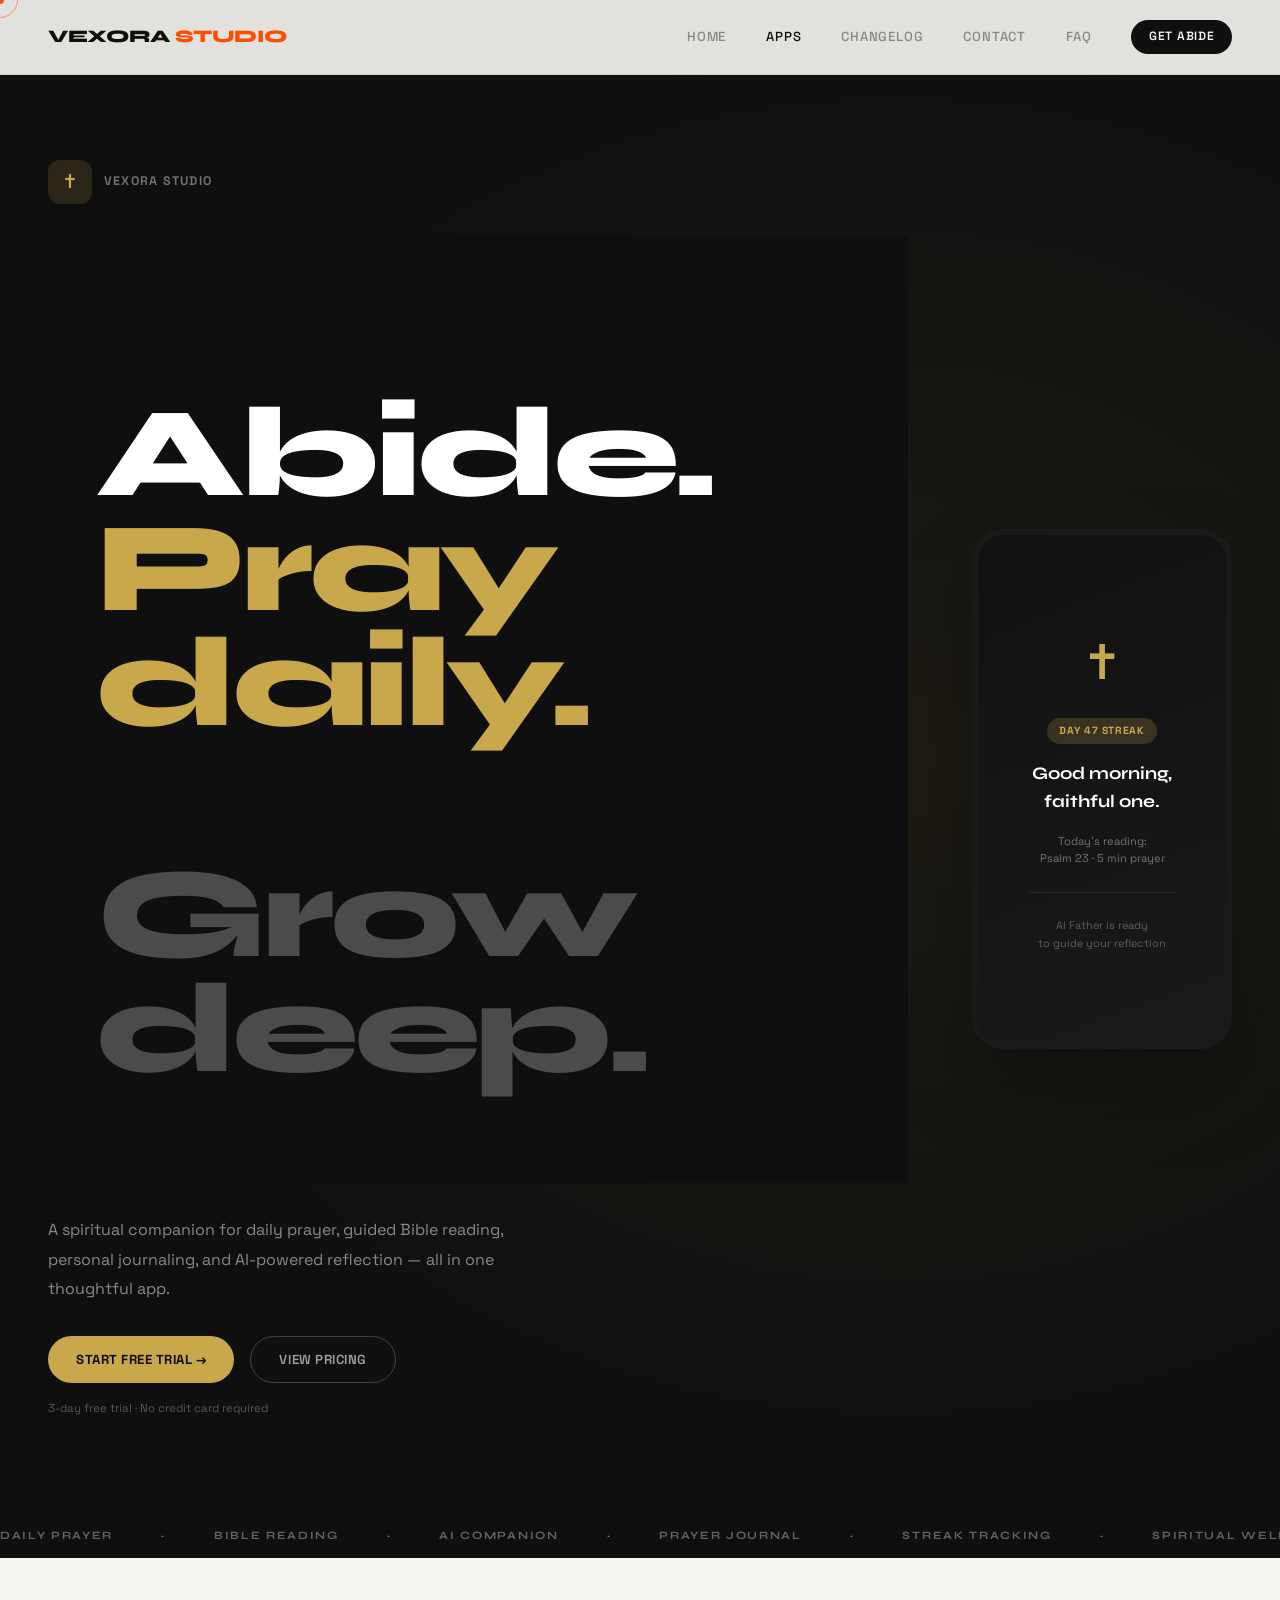
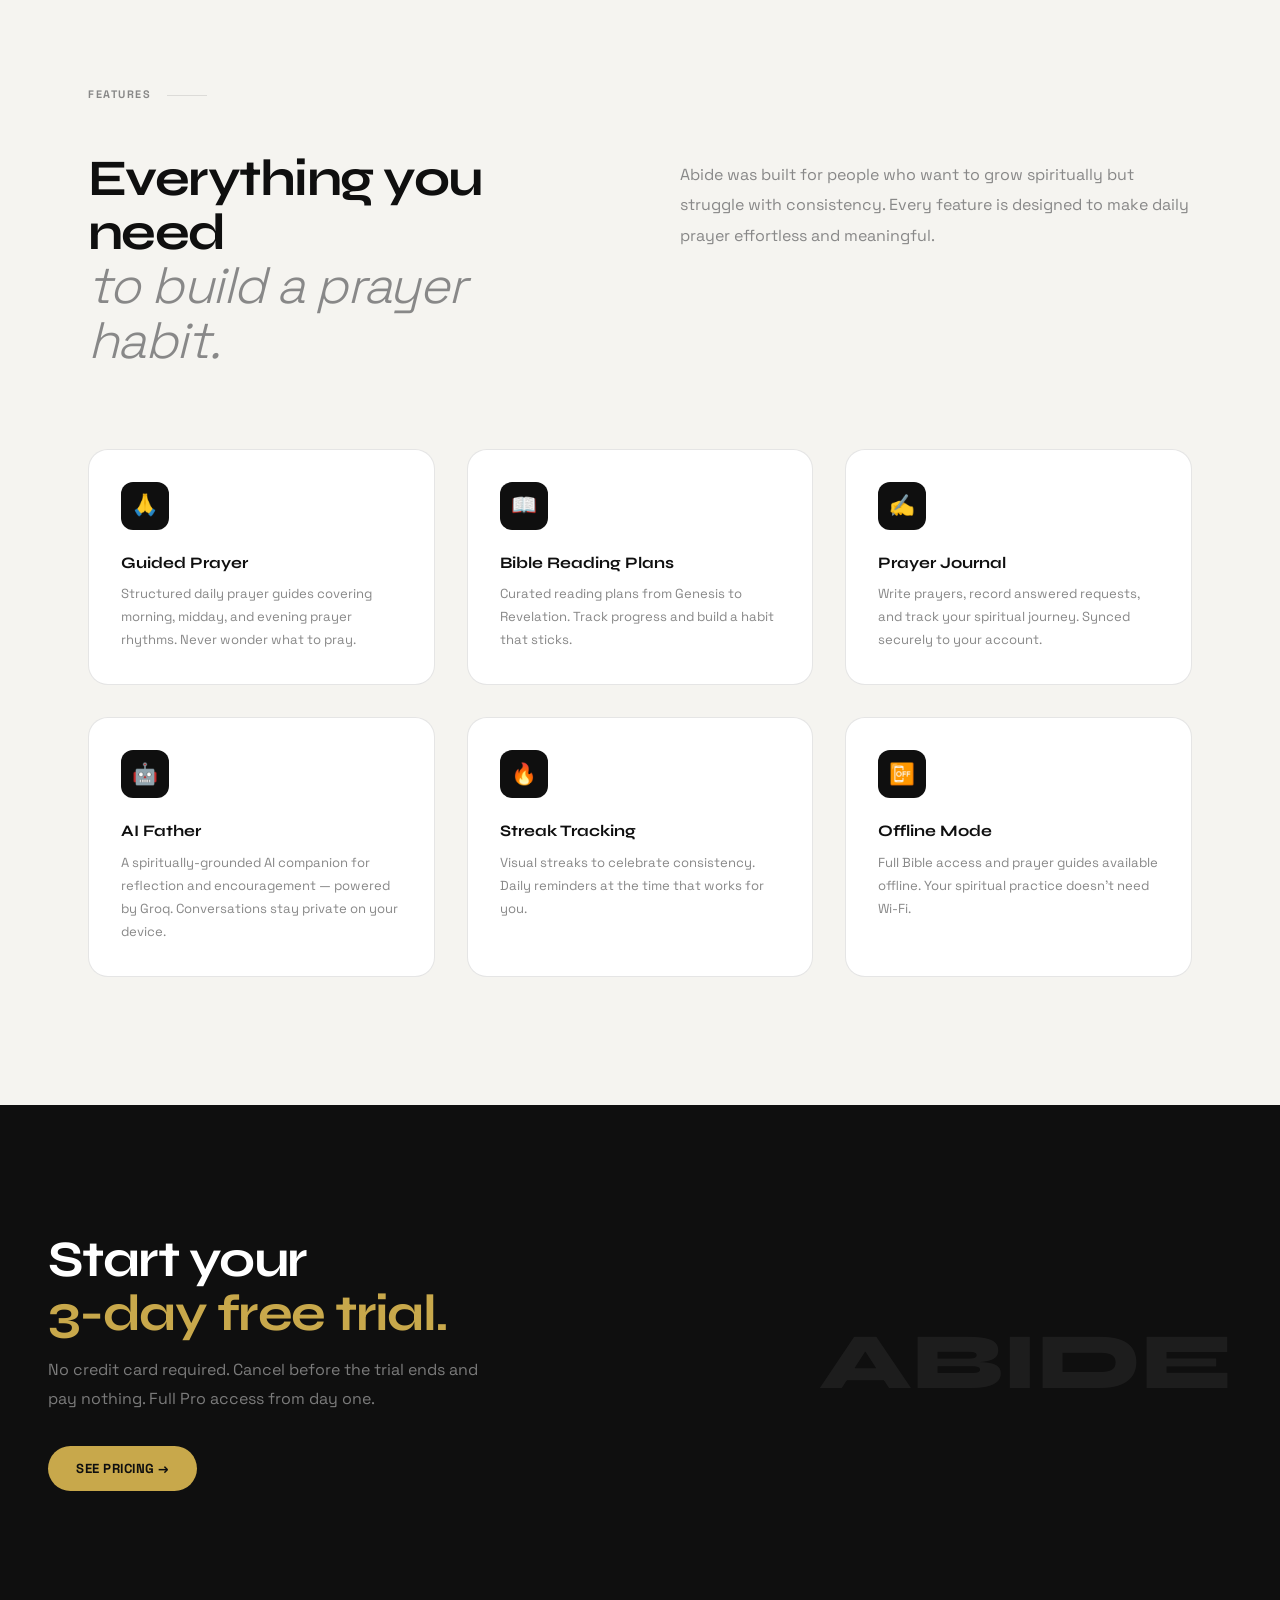
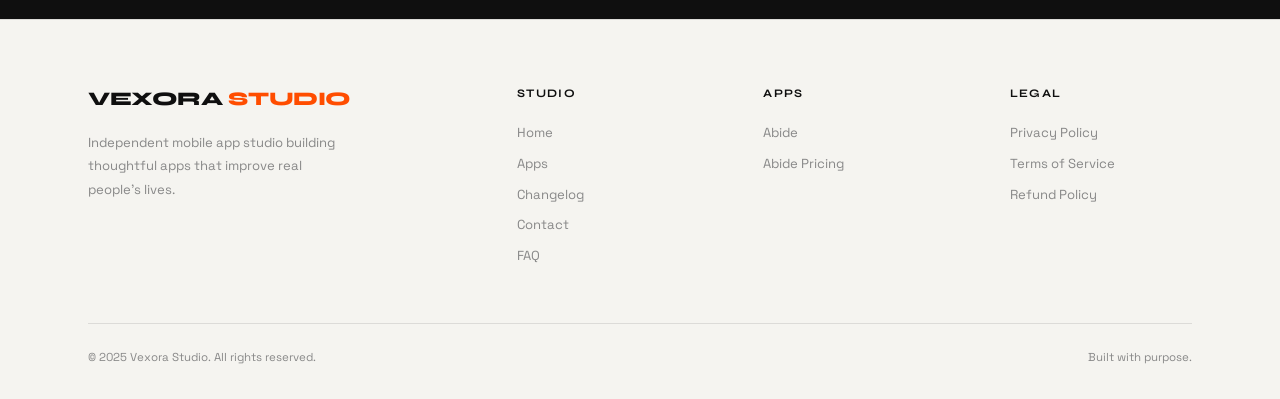
<file: apps/abide/index.html>
<!DOCTYPE html>
<html lang="en">
<head>
<meta charset="UTF-8">
<meta name="viewport" content="width=device-width, initial-scale=1.0">
<title>Abide — Daily Prayer & Bible App</title>
<meta name="description" content="Abide is a spiritual wellness app for daily prayer, Bible reading, and personal reflection with AI companion.">
<link rel="stylesheet" href="/css/theme.css">
<style>
.abide-hero{min-height:100vh;padding:10rem 3rem 6rem;display:flex;flex-direction:column;justify-content:center;position:relative;overflow:hidden;background:var(--ink);}
.abide-hero-bg{position:absolute;inset:0;background:radial-gradient(ellipse at 70% 50%, rgba(200,168,75,0.08) 0%, transparent 70%);pointer-events:none;}
.abide-hero h1{font-family:var(--head);font-size:clamp(4rem,10vw,8rem);font-weight:800;line-height:0.9;letter-spacing:-0.04em;color:white;}
.abide-hero h1 em{color:#c8a84b;font-style:normal;}
.feature-grid{display:grid;grid-template-columns:repeat(3,1fr);gap:2rem;}
.feature-card{background:var(--white);border:1px solid var(--border);border-radius:var(--r-lg);padding:2rem;transition:box-shadow 0.3s,transform 0.3s;}
.feature-card:hover{box-shadow:var(--shadow-md);transform:translateY(-3px);}
.feat-ico{width:48px;height:48px;border-radius:12px;background:#0f0f0f;color:#c8a84b;display:flex;align-items:center;justify-content:center;font-size:1.3rem;margin-bottom:1.25rem;}
.feat-title{font-family:var(--head);font-size:1rem;font-weight:700;margin-bottom:0.5rem;}
.feat-desc{font-size:0.82rem;color:var(--muted);line-height:1.75;}
.screenshot-mockup{width:260px;height:520px;background:#0f0f0f;border-radius:32px;border:6px solid #1a1a1a;display:flex;align-items:center;justify-content:center;position:relative;overflow:hidden;flex-shrink:0;box-shadow:0 40px 80px rgba(0,0,0,0.25);}
.screen-inner{width:100%;height:100%;background:linear-gradient(160deg,#111 0%,#1a1a1a 100%);display:flex;flex-direction:column;align-items:center;justify-content:center;gap:1rem;padding:2rem;}
.screen-cross{font-size:3rem;color:#c8a84b;}
.screen-title{font-family:var(--head);font-size:1.1rem;font-weight:700;color:white;text-align:center;}
.screen-sub{font-size:0.7rem;color:rgba(255,255,255,0.4);text-align:center;line-height:1.6;}
.screen-pill{background:rgba(200,168,75,0.2);color:#c8a84b;font-size:0.65rem;font-weight:700;padding:0.3rem 0.8rem;border-radius:99px;letter-spacing:0.06em;text-transform:uppercase;}
@media(max-width:860px){
  .feature-grid{grid-template-columns:1fr!important;}
  .abide-hero{padding:8rem 1.5rem 5rem!important;}
  .screenshot-mockup{width:200px;height:400px;}
}
</style>
</head>
<body>

<!-- ── ABIDE HERO ─────────────────────────────────────────── -->
<section class="abide-hero">
  <div class="abide-hero-bg"></div>
  <div style="max-width:1200px;margin:0 auto;width:100%;display:grid;grid-template-columns:1fr auto;gap:4rem;align-items:center;" class="hero-inner-resp">
    <div style="position:relative;z-index:1;">
      <div style="display:flex;align-items:center;gap:0.75rem;margin-bottom:2rem;">
        <div style="width:44px;height:44px;border-radius:12px;background:rgba(200,168,75,0.15);color:#c8a84b;display:flex;align-items:center;justify-content:center;font-size:1.2rem;">✝</div>
        <span style="font-size:0.78rem;font-weight:700;letter-spacing:0.1em;text-transform:uppercase;color:rgba(255,255,255,0.4);">Vexora Studio</span>
      </div>
      <h1 class="abide-hero h1">Abide.<br><em>Pray daily.</em><br><span style="color:rgba(255,255,255,0.25);">Grow deep.</span></h1>
      <p style="font-size:1rem;color:rgba(255,255,255,0.5);line-height:1.85;max-width:480px;margin:2rem 0;">A spiritual companion for daily prayer, guided Bible reading, personal journaling, and AI-powered reflection — all in one thoughtful app.</p>
      <div style="display:flex;gap:1rem;flex-wrap:wrap;">
        <a href="/apps/abide/pricing/index.html" class="btn" style="background:#c8a84b;color:#0f0f0f;font-weight:700;">Start Free Trial →</a>
        <a href="/apps/abide/pricing/index.html" class="btn btn-outline" style="border-color:rgba(255,255,255,0.2);color:rgba(255,255,255,0.6);">View Pricing</a>
      </div>
      <p style="font-size:0.72rem;color:rgba(255,255,255,0.3);margin-top:1rem;">3-day free trial · No credit card required</p>
    </div>
    <div class="screenshot-mockup">
      <div class="screen-inner">
        <div class="screen-cross">✝</div>
        <div class="screen-pill">Day 47 Streak</div>
        <div class="screen-title">Good morning,<br>faithful one.</div>
        <div class="screen-sub">Today's reading:<br>Psalm 23 · 5 min prayer</div>
        <div style="width:80%;height:1px;background:rgba(255,255,255,0.08);margin:0.5rem 0;"></div>
        <div style="font-size:0.68rem;color:rgba(255,255,255,0.3);text-align:center;">AI Father is ready<br>to guide your reflection</div>
      </div>
    </div>
  </div>
</section>

<!-- ── MARQUEE ───────────────────────────────────────────── -->
<div class="vx-marquee-wrap">
  <div class="vx-marquee">
    <span>Daily Prayer</span><span class="dot"> · </span>
    <span>Bible Reading</span><span class="dot"> · </span>
    <span>AI Companion</span><span class="dot"> · </span>
    <span>Prayer Journal</span><span class="dot"> · </span>
    <span>Streak Tracking</span><span class="dot"> · </span>
    <span>Spiritual Wellness</span><span class="dot"> · </span>
    <span>Daily Prayer</span><span class="dot"> · </span>
    <span>Bible Reading</span><span class="dot"> · </span>
    <span>AI Companion</span><span class="dot"> · </span>
    <span>Prayer Journal</span><span class="dot"> · </span>
    <span>Streak Tracking</span><span class="dot"> · </span>
    <span>Spiritual Wellness</span><span class="dot"> · </span>
  </div>
</div>

<!-- ── FEATURES ───────────────────────────────────────────── -->
<div class="vx-section">
  <div class="sec-label">Features</div>
  <div style="display:grid;grid-template-columns:1fr 1fr;gap:5rem;align-items:start;margin-bottom:5rem;" class="feat-intro-resp">
    <h2 class="vx-h2 reveal">Everything you need<br><span style="color:var(--muted);font-style:italic;font-family:var(--font);font-weight:300;">to build a prayer habit.</span></h2>
    <p style="font-size:1rem;color:var(--muted);line-height:1.9;padding-top:0.5rem;" class="reveal d1">Abide was built for people who want to grow spiritually but struggle with consistency. Every feature is designed to make daily prayer effortless and meaningful.</p>
  </div>
  <div class="feature-grid">
    <div class="feature-card reveal">
      <div class="feat-ico">🙏</div>
      <div class="feat-title">Guided Prayer</div>
      <div class="feat-desc">Structured daily prayer guides covering morning, midday, and evening prayer rhythms. Never wonder what to pray.</div>
    </div>
    <div class="feature-card reveal d1">
      <div class="feat-ico">📖</div>
      <div class="feat-title">Bible Reading Plans</div>
      <div class="feat-desc">Curated reading plans from Genesis to Revelation. Track progress and build a habit that sticks.</div>
    </div>
    <div class="feature-card reveal d2">
      <div class="feat-ico">✍️</div>
      <div class="feat-title">Prayer Journal</div>
      <div class="feat-desc">Write prayers, record answered requests, and track your spiritual journey. Synced securely to your account.</div>
    </div>
    <div class="feature-card reveal">
      <div class="feat-ico" style="color:#c8a84b;">🤖</div>
      <div class="feat-title">AI Father</div>
      <div class="feat-desc">A spiritually-grounded AI companion for reflection and encouragement — powered by Groq. Conversations stay private on your device.</div>
    </div>
    <div class="feature-card reveal d1">
      <div class="feat-ico">🔥</div>
      <div class="feat-title">Streak Tracking</div>
      <div class="feat-desc">Visual streaks to celebrate consistency. Daily reminders at the time that works for you.</div>
    </div>
    <div class="feature-card reveal d2">
      <div class="feat-ico">📴</div>
      <div class="feat-title">Offline Mode</div>
      <div class="feat-desc">Full Bible access and prayer guides available offline. Your spiritual practice doesn't need Wi-Fi.</div>
    </div>
  </div>
</div>

<!-- ── DARK CTA ───────────────────────────────────────────── -->
<section class="vx-dark-section">
  <div class="vx-dark-inner" style="display:grid;grid-template-columns:1fr auto;gap:4rem;align-items:center;" class="dark-cta-resp">
    <div>
      <h2 class="vx-h2 reveal" style="color:white;margin-bottom:1rem;">Start your<br><em style="color:#c8a84b;font-style:normal;">3-day free trial.</em></h2>
      <p class="reveal d1" style="color:rgba(255,255,255,0.45);font-size:1rem;line-height:1.8;max-width:440px;margin-bottom:2rem;">No credit card required. Cancel before the trial ends and pay nothing. Full Pro access from day one.</p>
      <a href="/apps/abide/pricing/index.html" class="btn reveal d2" style="background:#c8a84b;color:#0f0f0f;font-weight:700;">See Pricing →</a>
    </div>
    <div class="reveal" style="text-align:right;">
      <div style="font-family:var(--head);font-size:5rem;font-weight:800;color:rgba(255,255,255,0.06);line-height:1;">ABIDE</div>
    </div>
  </div>
</section>

<style>
@media(max-width:860px){
  .hero-inner-resp{grid-template-columns:1fr!important;gap:3rem!important;}
  .hero-inner-resp>div:last-child{display:none;}
  .feat-intro-resp{grid-template-columns:1fr!important;gap:2rem!important;}
  .dark-cta-resp{grid-template-columns:1fr!important;}
}
</style>

<script src="/js/supabase.js"></script>
<script src="/js/analytics.js"></script>
<script src="/js/nav.js"></script>
</body>
</html>
</file>
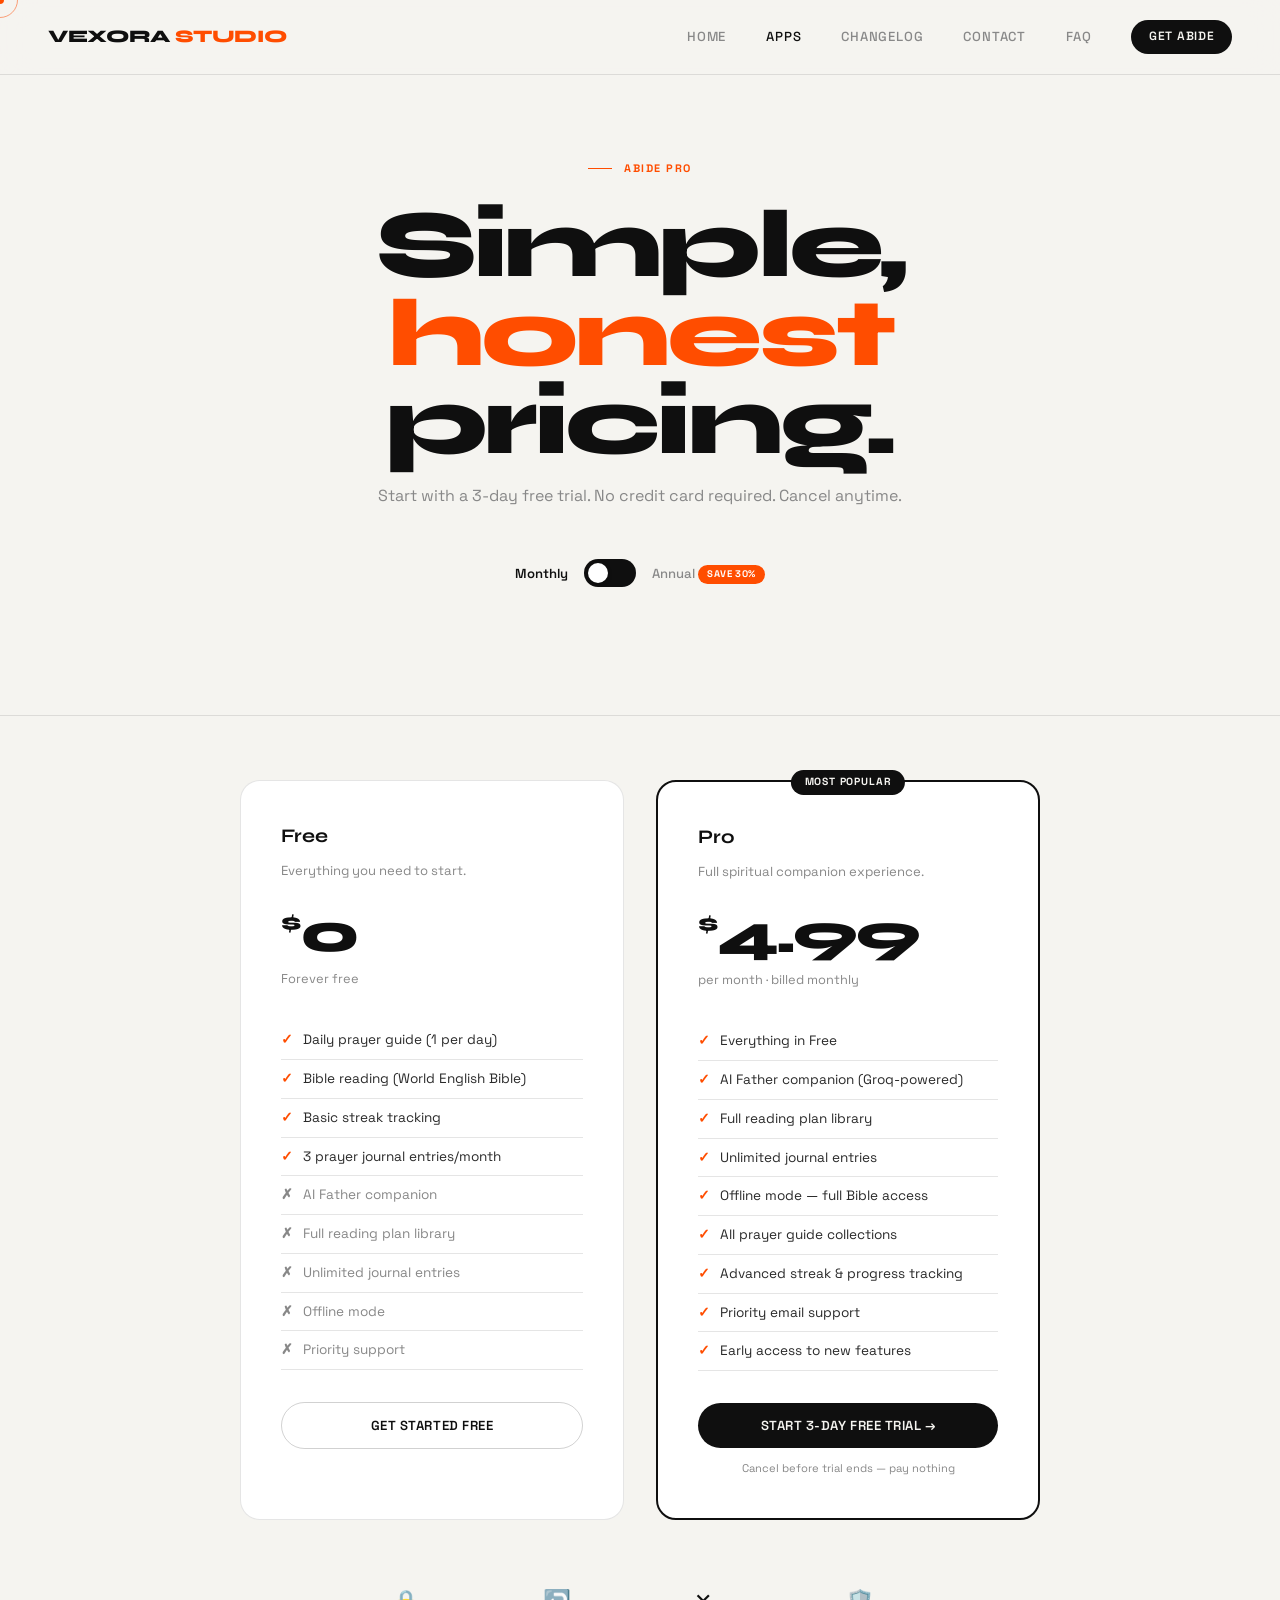
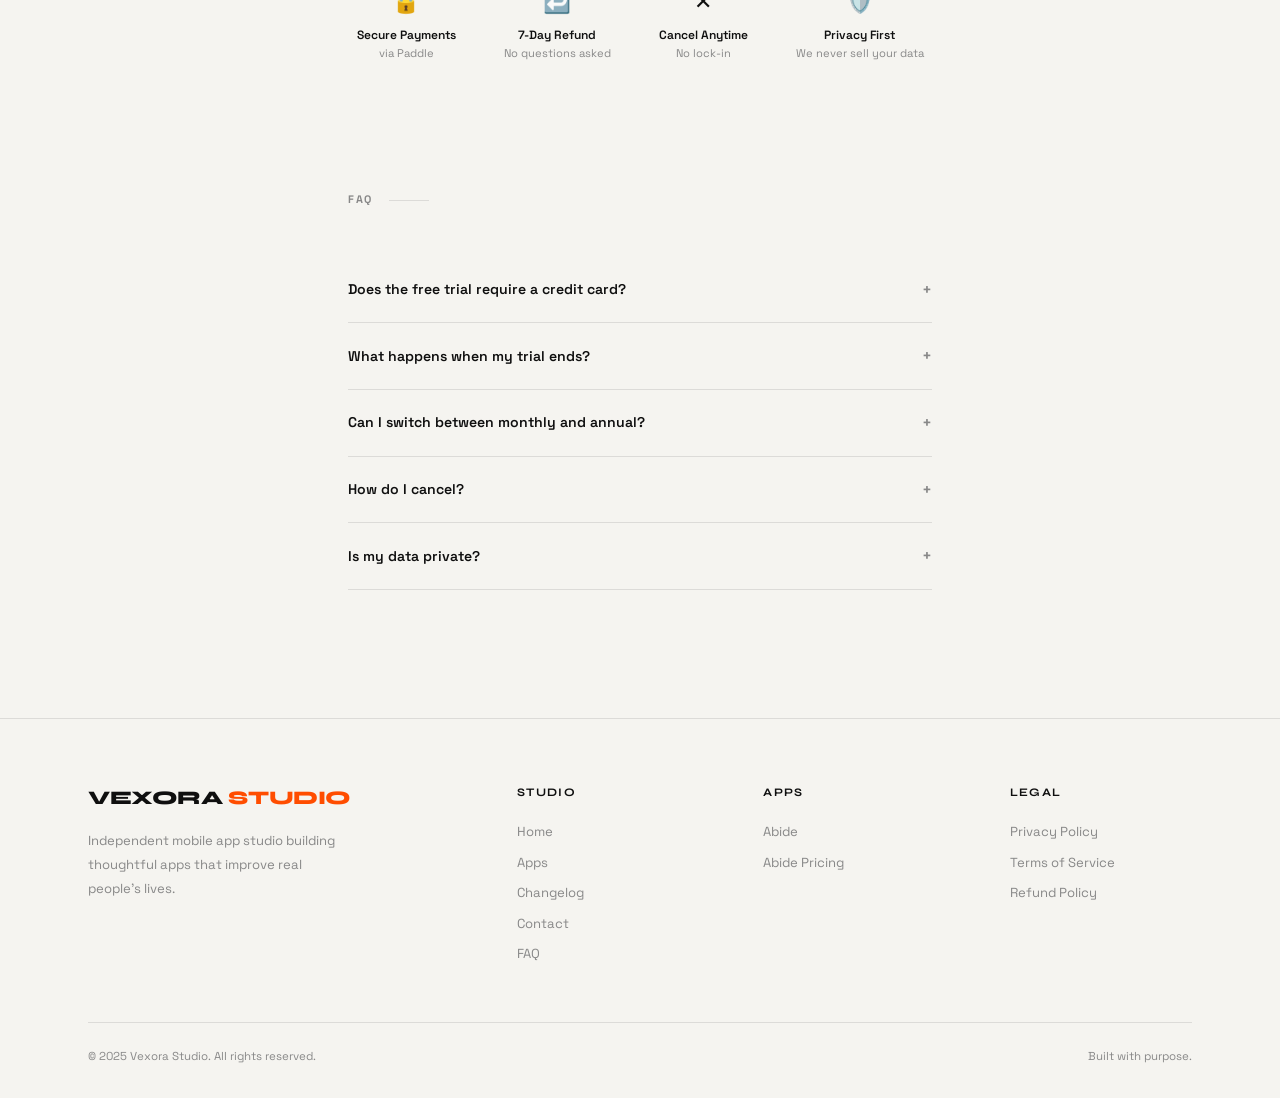
<file: apps/abide/pricing/index.html>
<!DOCTYPE html>
<html lang="en">
<head>
<meta charset="UTF-8">
<meta name="viewport" content="width=device-width, initial-scale=1.0">
<title>Abide Pricing — Vexora Studio</title>
<meta name="description" content="Simple, fair pricing for Abide. Start with a 3-day free trial.">
<link rel="stylesheet" href="/css/theme.css">
<style>
.pricing-toggle{display:flex;align-items:center;gap:1rem;justify-content:center;margin-bottom:3rem;}
.toggle-track{width:52px;height:28px;border-radius:99px;background:var(--ink);position:relative;cursor:pointer;transition:background 0.2s;}
.toggle-thumb{width:20px;height:20px;border-radius:50%;background:#fff;position:absolute;top:4px;left:4px;transition:transform 0.2s;box-shadow:0 1px 4px rgba(0,0,0,0.3);}
.toggle-track.annual .toggle-thumb{transform:translateX(24px);}
.toggle-label{font-size:0.82rem;font-weight:500;color:var(--muted);transition:color 0.2s;}
.toggle-label.active{color:var(--ink);font-weight:600;}
.save-badge{background:var(--accent);color:#fff;font-size:0.6rem;font-weight:700;padding:0.2rem 0.55rem;border-radius:99px;letter-spacing:0.06em;text-transform:uppercase;}
.faq-mini .faq-item{border-bottom:1px solid var(--border);}
.faq-mini .faq-q{display:flex;justify-content:space-between;align-items:center;padding:1.25rem 0;cursor:pointer;font-weight:600;font-size:0.88rem;gap:1rem;}
.faq-mini .faq-q .icon{font-size:1rem;color:var(--muted);transition:transform 0.3s;flex-shrink:0;}
.faq-mini .faq-item.open .faq-q .icon{transform:rotate(45deg);color:var(--accent);}
.faq-mini .faq-a{max-height:0;overflow:hidden;transition:max-height 0.35s ease;}
.faq-mini .faq-item.open .faq-a{max-height:200px;}
.faq-mini .faq-a p{font-size:0.85rem;color:var(--muted);line-height:1.8;padding-bottom:1.25rem;}
</style>
</head>
<body>

<!-- ── HERO ──────────────────────────────────────────────── -->
<section style="padding:10rem 3rem 5rem;text-align:center;border-bottom:1px solid var(--border);">
  <div style="max-width:680px;margin:0 auto;">
    <div class="page-label" style="justify-content:center;">Abide Pro</div>
    <h1 class="vx-h1" style="font-size:clamp(3rem,8vw,6rem);margin-bottom:1rem;">Simple,<br><span class="red-text">honest</span> pricing.</h1>
    <p style="font-size:1rem;color:var(--muted);line-height:1.8;margin-bottom:3rem;">Start with a 3-day free trial. No credit card required. Cancel anytime.</p>

    <!-- Billing toggle -->
    <div class="pricing-toggle">
      <span class="toggle-label active" id="lbl-monthly">Monthly</span>
      <div class="toggle-track" id="billing-toggle" onclick="toggleBilling()">
        <div class="toggle-thumb"></div>
      </div>
      <span class="toggle-label" id="lbl-annual">Annual <span class="save-badge">Save 30%</span></span>
    </div>
  </div>
</section>

<!-- ── PRICING CARDS ──────────────────────────────────────── -->
<div class="vx-section" style="padding-top:4rem;">
  <div class="pricing-grid" style="margin:0 auto;">

    <!-- Free -->
    <div class="pricing-card reveal">
      <div style="font-family:var(--head);font-size:1.2rem;font-weight:700;margin-bottom:0.5rem;">Free</div>
      <div style="font-size:0.82rem;color:var(--muted);margin-bottom:1.5rem;">Everything you need to start.</div>
      <div class="pricing-price"><sup>$</sup>0</div>
      <div class="pricing-period">Forever free</div>
      <ul class="pricing-feat">
        <li>Daily prayer guide (1 per day)</li>
        <li>Bible reading (World English Bible)</li>
        <li>Basic streak tracking</li>
        <li>3 prayer journal entries/month</li>
        <li class="no">AI Father companion</li>
        <li class="no">Full reading plan library</li>
        <li class="no">Unlimited journal entries</li>
        <li class="no">Offline mode</li>
        <li class="no">Priority support</li>
      </ul>
      <a href="#" class="btn btn-outline" style="width:100%;justify-content:center;">Get Started Free</a>
    </div>

    <!-- Pro -->
    <div class="pricing-card featured reveal d1">
      <div class="pricing-badge">Most Popular</div>
      <div style="font-family:var(--head);font-size:1.2rem;font-weight:700;margin-bottom:0.5rem;">Pro</div>
      <div style="font-size:0.82rem;color:var(--muted);margin-bottom:1.5rem;">Full spiritual companion experience.</div>
      <div class="pricing-price" id="price-display"><sup>$</sup><span id="price-num">4.99</span></div>
      <div class="pricing-period" id="period-display">per month · billed monthly</div>
      <ul class="pricing-feat">
        <li>Everything in Free</li>
        <li>AI Father companion (Groq-powered)</li>
        <li>Full reading plan library</li>
        <li>Unlimited journal entries</li>
        <li>Offline mode — full Bible access</li>
        <li>All prayer guide collections</li>
        <li>Advanced streak &amp; progress tracking</li>
        <li>Priority email support</li>
        <li>Early access to new features</li>
      </ul>
      <a href="#" class="btn btn-primary" style="width:100%;justify-content:center;" id="cta-btn">Start 3-Day Free Trial →</a>
      <p style="font-size:0.7rem;color:var(--muted);text-align:center;margin-top:0.75rem;">Cancel before trial ends — pay nothing</p>
    </div>

  </div>

  <!-- Trust signals -->
  <div style="display:flex;justify-content:center;gap:3rem;margin-top:4rem;flex-wrap:wrap;">
    <div style="text-align:center;">
      <div style="font-size:1.4rem;margin-bottom:0.4rem;">🔒</div>
      <div style="font-size:0.75rem;font-weight:600;">Secure Payments</div>
      <div style="font-size:0.7rem;color:var(--muted);">via Paddle</div>
    </div>
    <div style="text-align:center;">
      <div style="font-size:1.4rem;margin-bottom:0.4rem;">↩️</div>
      <div style="font-size:0.75rem;font-weight:600;">7-Day Refund</div>
      <div style="font-size:0.7rem;color:var(--muted);">No questions asked</div>
    </div>
    <div style="text-align:center;">
      <div style="font-size:1.4rem;margin-bottom:0.4rem;">✕</div>
      <div style="font-size:0.75rem;font-weight:600;">Cancel Anytime</div>
      <div style="font-size:0.7rem;color:var(--muted);">No lock-in</div>
    </div>
    <div style="text-align:center;">
      <div style="font-size:1.4rem;margin-bottom:0.4rem;">🛡️</div>
      <div style="font-size:0.75rem;font-weight:600;">Privacy First</div>
      <div style="font-size:0.7rem;color:var(--muted);">We never sell your data</div>
    </div>
  </div>
</div>

<!-- ── FAQ ────────────────────────────────────────────────── -->
<div class="vx-section" style="padding-top:0;max-width:680px;">
  <div class="sec-label">FAQ</div>
  <div class="faq-mini">
    <div class="faq-item">
      <div class="faq-q" onclick="toggleFaq(this)">Does the free trial require a credit card? <span class="icon">+</span></div>
      <div class="faq-a"><p>No credit card required for the 3-day free trial. You only provide payment details if you choose to continue after the trial.</p></div>
    </div>
    <div class="faq-item">
      <div class="faq-q" onclick="toggleFaq(this)">What happens when my trial ends? <span class="icon">+</span></div>
      <div class="faq-a"><p>If you haven't added payment details, your account automatically downgrades to the Free plan. No surprise charges.</p></div>
    </div>
    <div class="faq-item">
      <div class="faq-q" onclick="toggleFaq(this)">Can I switch between monthly and annual? <span class="icon">+</span></div>
      <div class="faq-a"><p>Yes, you can switch at any time from your account settings. When switching to annual, you'll be prorated for the remaining time.</p></div>
    </div>
    <div class="faq-item">
      <div class="faq-q" onclick="toggleFaq(this)">How do I cancel? <span class="icon">+</span></div>
      <div class="faq-a"><p>Cancel anytime from the Profile tab in the app, or email support@vexorastudio.com. You keep Pro access until the end of your billing period.</p></div>
    </div>
    <div class="faq-item">
      <div class="faq-q" onclick="toggleFaq(this)">Is my data private? <span class="icon">+</span></div>
      <div class="faq-a"><p>Absolutely. AI Father conversations are stored only on your device. Journal entries are encrypted. We never sell your data. See our <a href="/privacy.html">Privacy Policy</a> for full details.</p></div>
    </div>
  </div>
</div>

<script src="/js/supabase.js"></script>
<script src="/js/analytics.js"></script>
<script src="/js/nav.js"></script>
<script>
var isAnnual = false;

function toggleBilling() {
  isAnnual = !isAnnual;
  const toggle = document.getElementById('billing-toggle');
  toggle.classList.toggle('annual', isAnnual);
  document.getElementById('lbl-monthly').classList.toggle('active', !isAnnual);
  document.getElementById('lbl-annual').classList.toggle('active', isAnnual);
  document.getElementById('price-num').textContent = isAnnual ? '3.49' : '4.99';
  document.getElementById('period-display').textContent = isAnnual ? 'per month · billed $41.99/year' : 'per month · billed monthly';
}

function toggleFaq(el) {
  const item = el.closest('.faq-item');
  const wasOpen = item.classList.contains('open');
  document.querySelectorAll('.faq-item').forEach(i => i.classList.remove('open'));
  if (!wasOpen) item.classList.add('open');
}
</script>
</body>
</html>
</file>
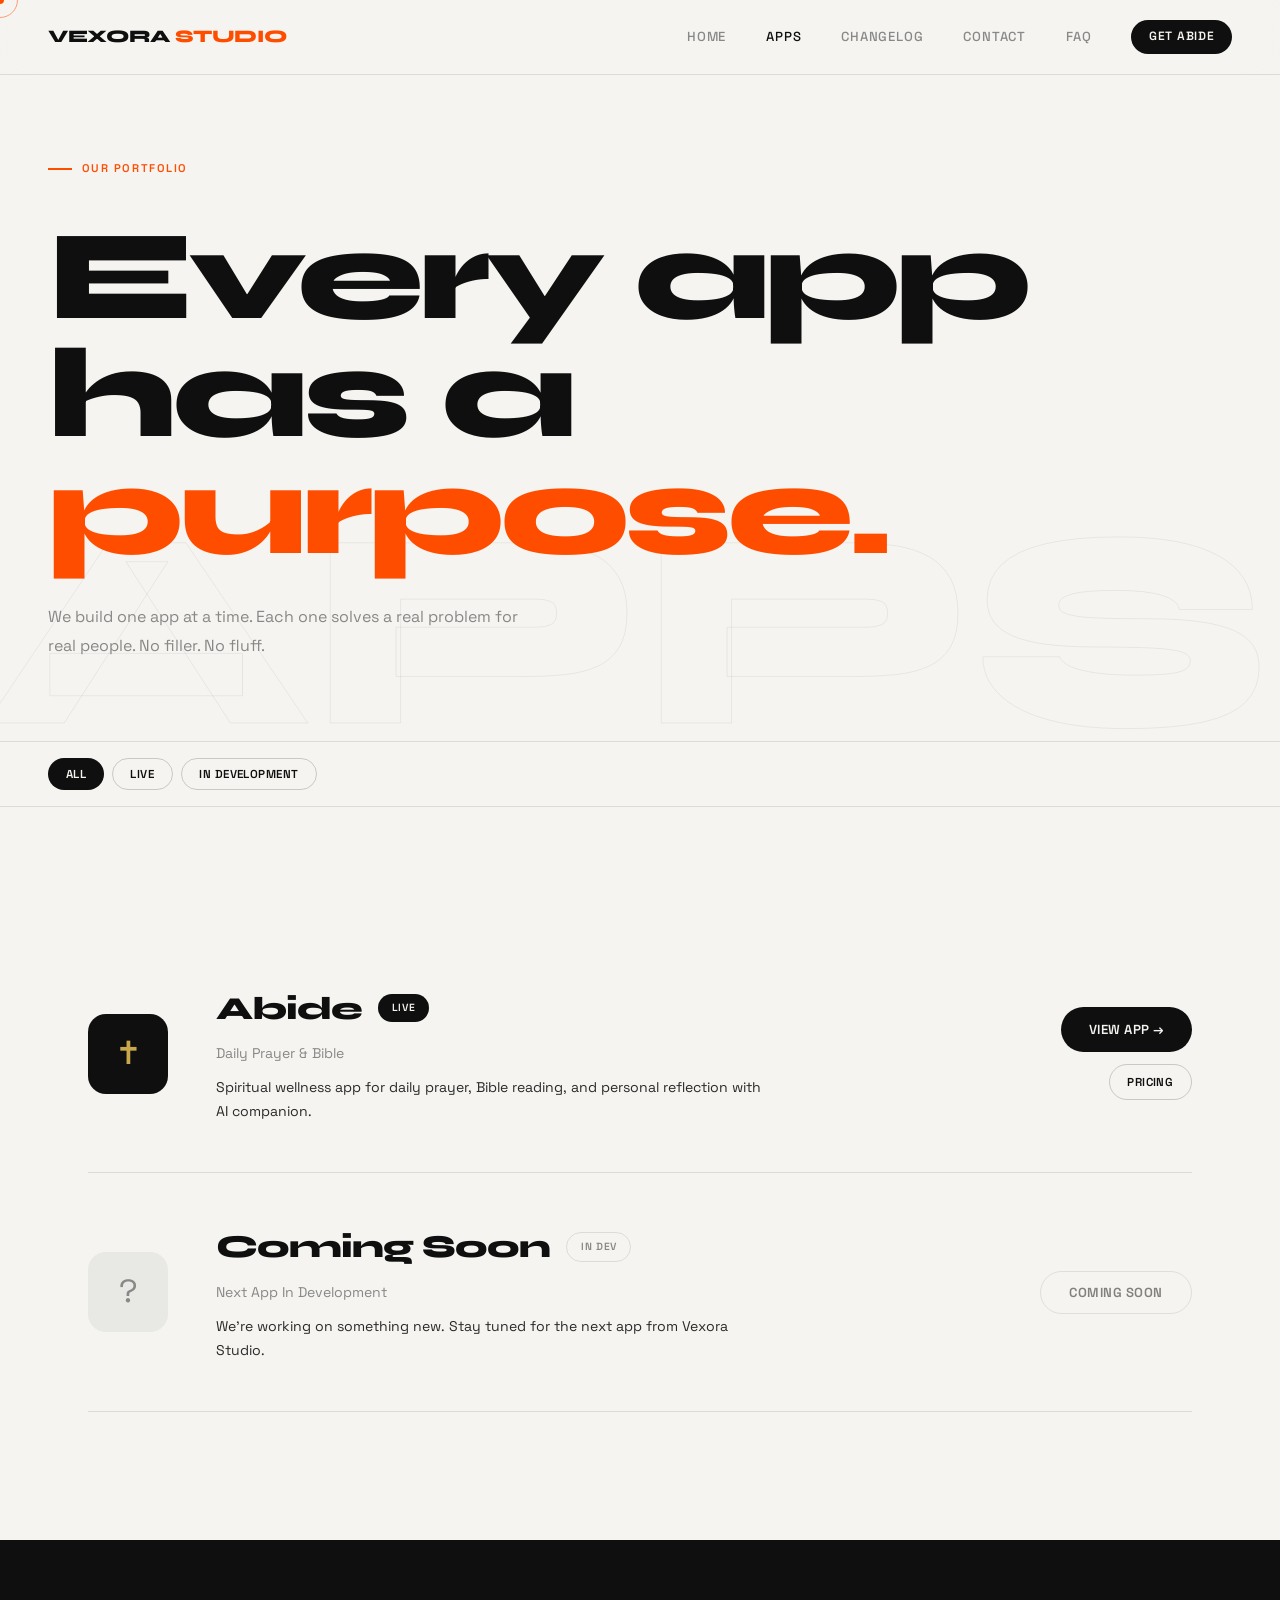
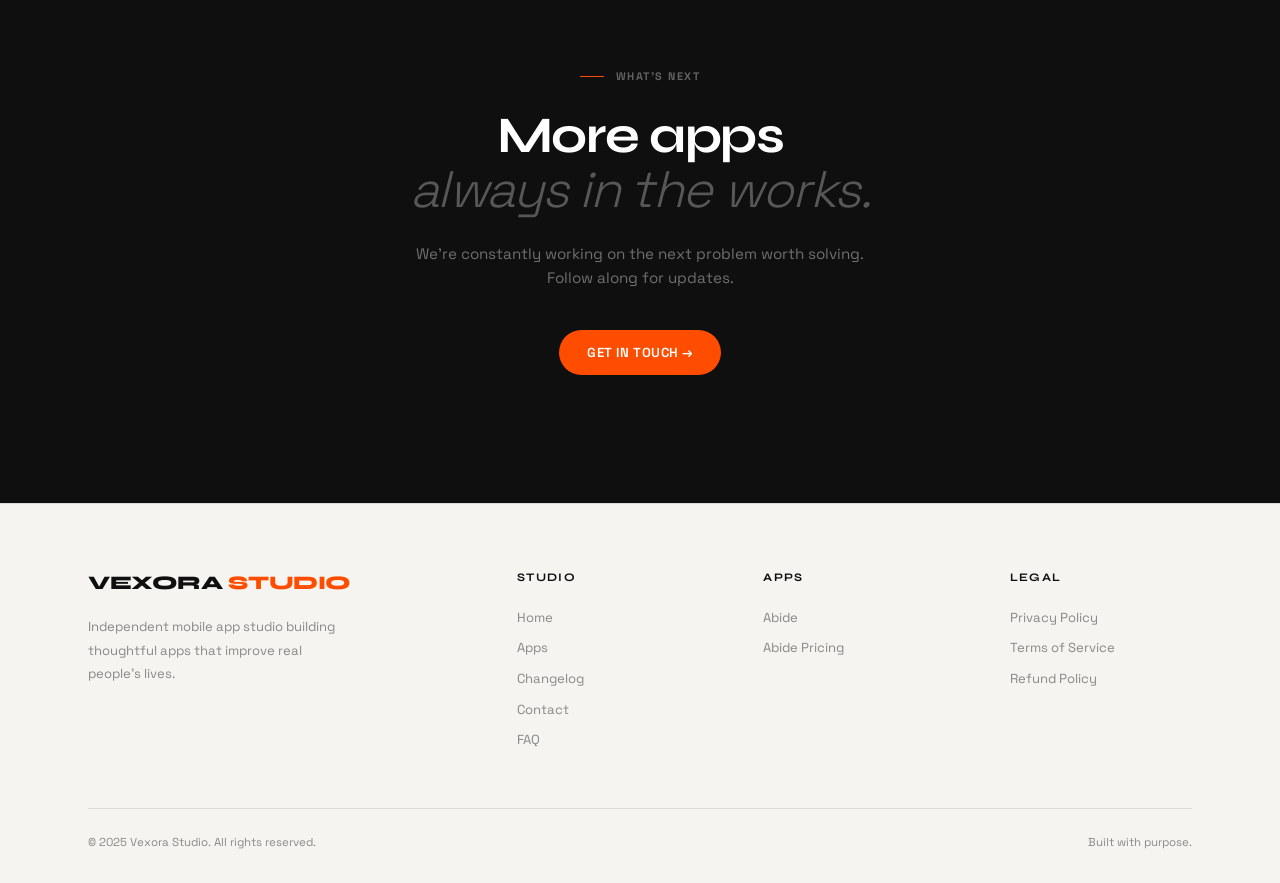
<file: apps.html>
<!DOCTYPE html>
<html lang="en">
<head>
<meta charset="UTF-8">
<meta name="viewport" content="width=device-width, initial-scale=1.0">
<title>Apps — Vexora Studio</title>
<meta name="description" content="All apps by Vexora Studio. Each built around one problem, solved exceptionally well.">
<link rel="stylesheet" href="/css/theme.css">
</head>
<body>

<!-- ── PAGE HERO ─────────────────────────────────────────── -->
<section style="padding:10rem 3rem 5rem;border-bottom:1px solid var(--border);position:relative;overflow:hidden;">
  <div class="hero-bg-text">APPS</div>
  <div style="position:relative;z-index:1;max-width:1200px;margin:0 auto;">
    <div class="hero-tag">Our Portfolio</div>
    <h1 class="vx-h1">Every app<br>has a <span class="red-text">purpose.</span></h1>
    <p style="font-size:1rem;color:var(--muted);line-height:1.8;max-width:480px;margin-top:2rem;">We build one app at a time. Each one solves a real problem for real people. No filler. No fluff.</p>
  </div>
</section>

<!-- ── FILTER BAR ─────────────────────────────────────────── -->
<div style="border-bottom:1px solid var(--border);padding:0 3rem;">
  <div style="max-width:1200px;margin:0 auto;display:flex;gap:0.5rem;padding:1rem 0;overflow-x:auto;">
    <button class="btn btn-sm btn-primary filter-btn active" data-filter="all" onclick="filterApps('all',this)">All</button>
    <button class="btn btn-sm btn-outline filter-btn" data-filter="live" onclick="filterApps('live',this)">Live</button>
    <button class="btn btn-sm btn-outline filter-btn" data-filter="dev" onclick="filterApps('dev',this)">In Development</button>
  </div>
</div>

<!-- ── APPS LIST ──────────────────────────────────────────── -->
<div class="vx-section">
  <div id="apps-container">
    <!-- Loading state -->
    <div id="apps-loading" style="text-align:center;padding:4rem;color:var(--muted);font-size:0.85rem;">Loading apps…</div>
    <!-- JS renders here -->
  </div>
</div>

<!-- ── BUILD CTA ──────────────────────────────────────────── -->
<section class="vx-dark-section">
  <div class="vx-dark-inner" style="text-align:center;">
    <div class="page-label reveal" style="justify-content:center;color:rgba(255,255,255,0.35);">What's next</div>
    <h2 class="vx-h2 reveal" style="color:white;margin-bottom:1.5rem;">More apps<br><span style="color:rgba(255,255,255,0.3);font-style:italic;font-family:var(--font);font-weight:300;">always in the works.</span></h2>
    <p class="reveal d1" style="color:rgba(255,255,255,0.4);font-size:0.95rem;max-width:480px;margin:0 auto 2.5rem;">We're constantly working on the next problem worth solving. Follow along for updates.</p>
    <a href="/contact.html" class="btn btn-accent reveal d2">Get in touch →</a>
  </div>
</section>

<script src="/js/supabase.js"></script>
<script src="/js/analytics.js"></script>
<script src="/js/nav.js"></script>
<script>
var allApps = [];

// Static fallback apps
var STATIC_APPS = [
  {id:1, name:'Abide', tagline:'Daily Prayer & Bible', description:'Spiritual wellness app for daily prayer, Bible reading, and personal reflection with AI companion.', status:'live', color:'#0f0f0f', text_color:'#c8a84b', icon:'✝', url:'/apps/abide/index.html', sort_order:1},
  {id:2, name:'Coming Soon', tagline:'Next App In Development', description:'We\'re working on something new. Stay tuned for the next app from Vexora Studio.', status:'dev', color:'#e8e8e4', text_color:'#888', icon:'?', url:'', sort_order:2},
];

async function loadApps() {
  try {
    const apps = await sb.select('apps', 'order=sort_order.asc&status=neq.hidden');
    allApps = apps && apps.length ? apps : STATIC_APPS;
  } catch(e) {
    allApps = STATIC_APPS;
  }
  renderApps(allApps);
}

function renderApps(apps) {
  document.getElementById('apps-loading').style.display = 'none';
  const container = document.getElementById('apps-container');
  if (!apps.length) {
    container.innerHTML = '<p style="color:var(--muted);text-align:center;padding:4rem;">No apps found.</p>';
    return;
  }
  container.innerHTML = apps.map((a, i) => `
    <div class="app-full-card reveal" data-status="${a.status}" style="display:grid;grid-template-columns:auto 1fr auto;gap:3rem;align-items:center;padding:3rem 0;border-bottom:1px solid var(--border);">
      <div style="width:80px;height:80px;border-radius:18px;background:${a.color||'#0f0f0f'};color:${a.text_color||'#fff'};display:flex;align-items:center;justify-content:center;font-size:2rem;flex-shrink:0;">${a.icon||'★'}</div>
      <div>
        <div style="display:flex;align-items:center;gap:1rem;margin-bottom:0.5rem;flex-wrap:wrap;">
          <h2 style="font-family:var(--head);font-size:2rem;font-weight:800;letter-spacing:-0.03em;">${a.name}</h2>
          <span class="pill ${a.status==='live'?'pill-live':'pill-soon'}">${a.status==='live'?'Live':'In Dev'}</span>
        </div>
        <p style="font-size:0.88rem;color:var(--muted);margin-bottom:0.75rem;">${a.tagline||''}</p>
        <p style="font-size:0.88rem;color:var(--ink-soft);line-height:1.7;max-width:560px;">${a.description||''}</p>
        ${a.tags ? `<div style="display:flex;gap:0.5rem;margin-top:1rem;flex-wrap:wrap;">${a.tags.split(',').map(t=>`<span class="badge badge-gray">${t.trim()}</span>`).join('')}</div>` : ''}
      </div>
      <div style="display:flex;flex-direction:column;gap:0.75rem;align-items:flex-end;">
        ${a.url ? `<a href="${a.url}" class="btn btn-primary">View App →</a>` : `<button class="btn btn-outline" disabled style="opacity:0.5;">Coming Soon</button>`}
        ${a.url ? `<a href="${a.url.replace('index.html','').replace(/\/$/,'')}/pricing/" class="btn btn-outline btn-sm">Pricing</a>` : ''}
      </div>
    </div>
  `).join('');
  // re-observe reveals
  document.querySelectorAll('.reveal:not(.vis)').forEach(el => {
    const obs = new IntersectionObserver(e => { if(e[0].isIntersecting) e[0].target.classList.add('vis'); }, {threshold:0.1});
    obs.observe(el);
  });
}

function filterApps(status, btn) {
  document.querySelectorAll('.filter-btn').forEach(b => { b.className = 'btn btn-sm btn-outline filter-btn'; });
  btn.className = 'btn btn-sm btn-primary filter-btn active';
  const filtered = status === 'all' ? allApps : allApps.filter(a => a.status === status);
  renderApps(filtered);
}

loadApps();
</script>
</body>
</html>
</file>
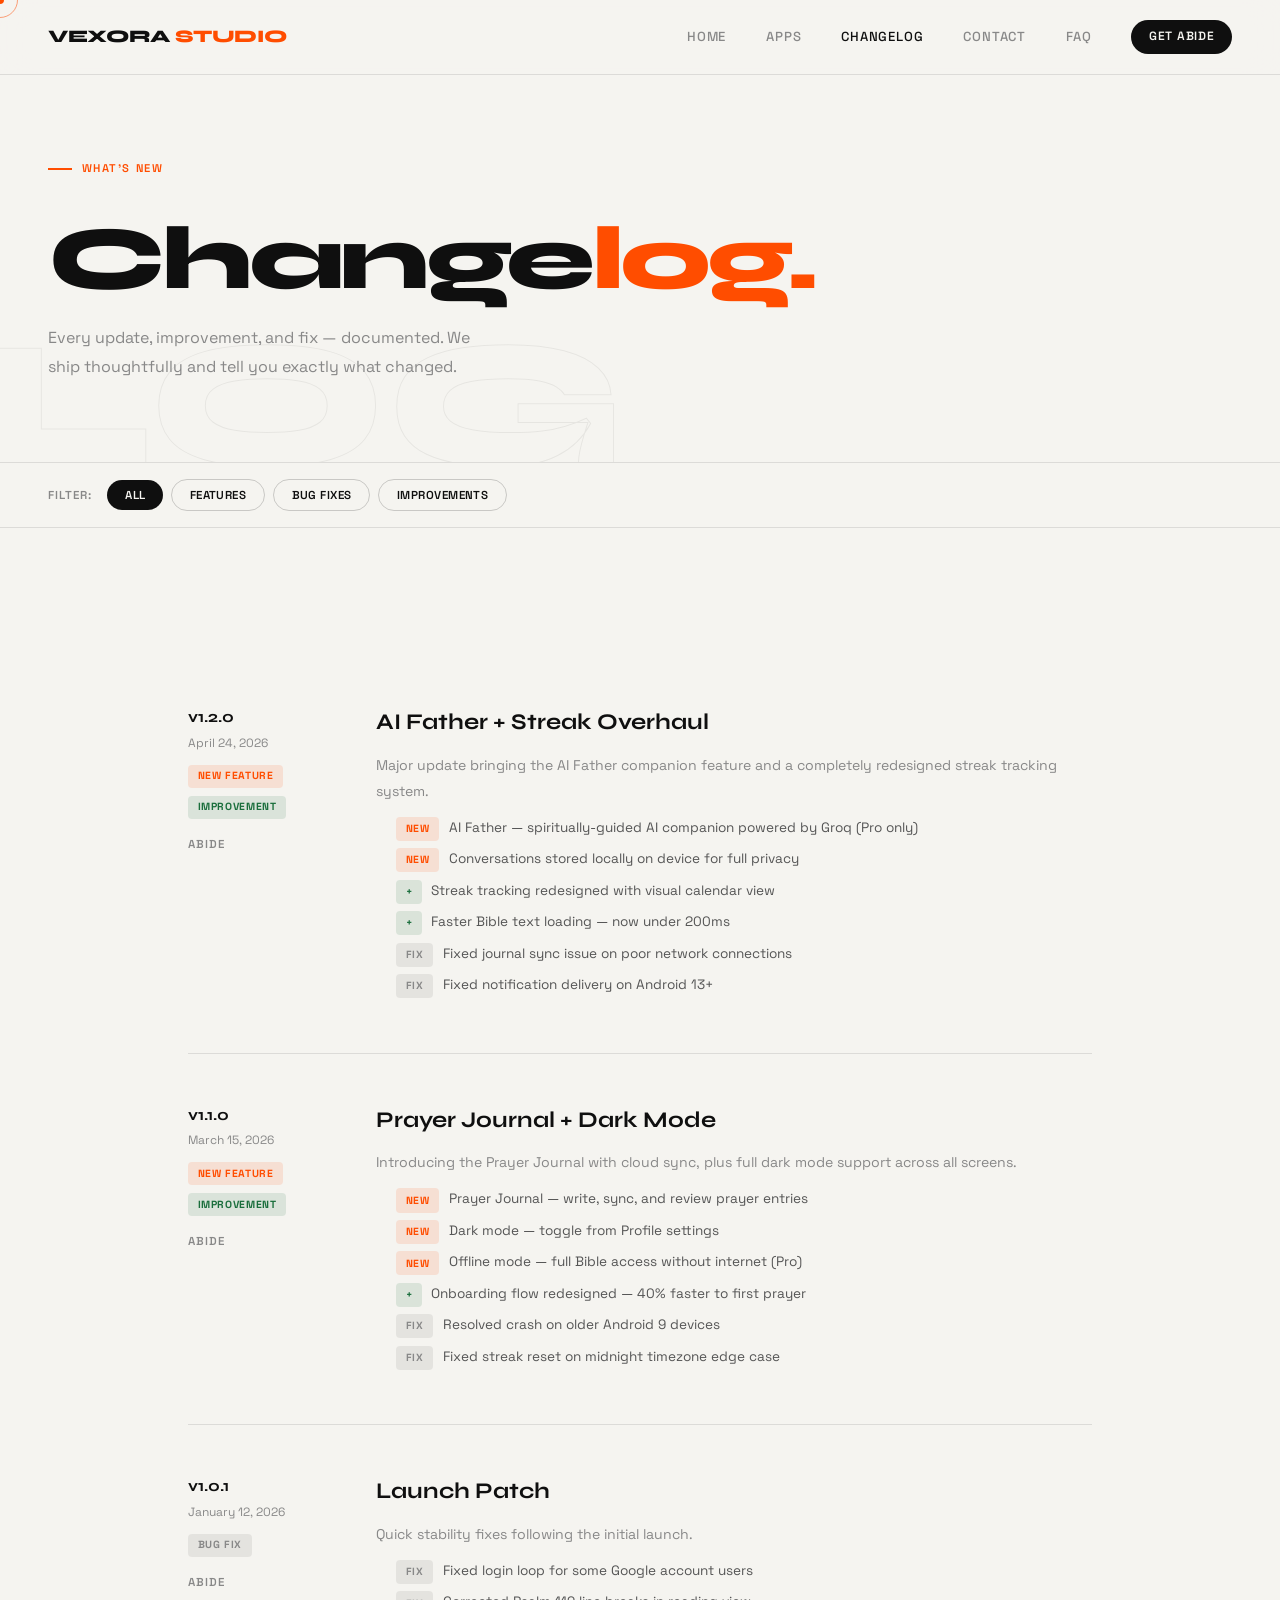
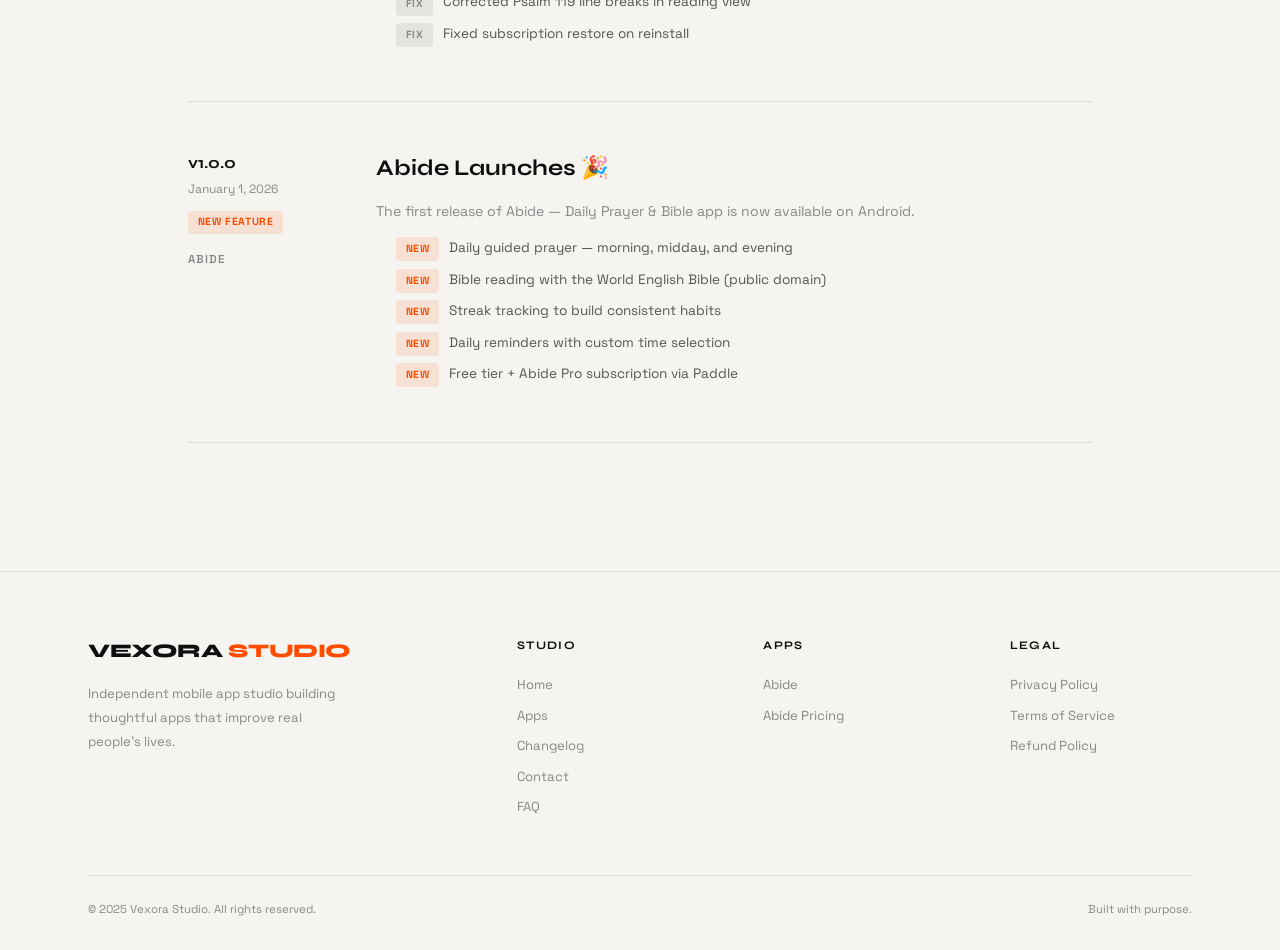
<file: changelog.html>
<!DOCTYPE html>
<html lang="en">
<head>
<meta charset="UTF-8">
<meta name="viewport" content="width=device-width, initial-scale=1.0">
<title>Changelog — Vexora Studio</title>
<meta name="description" content="Product updates and release notes for Vexora Studio apps.">
<link rel="stylesheet" href="/css/theme.css">
</head>
<body>

<!-- ── HERO ──────────────────────────────────────────────── -->
<section style="padding:10rem 3rem 5rem;border-bottom:1px solid var(--border);position:relative;overflow:hidden;">
  <div class="hero-bg-text" style="font-size:clamp(6rem,14vw,13rem);">LOG</div>
  <div style="max-width:1200px;margin:0 auto;position:relative;z-index:1;">
    <div class="hero-tag">What's New</div>
    <h1 class="vx-h1" style="font-size:clamp(3rem,7vw,6rem);">Change<span class="red-text">log.</span></h1>
    <p style="font-size:1rem;color:var(--muted);line-height:1.8;max-width:440px;margin-top:1.5rem;">Every update, improvement, and fix — documented. We ship thoughtfully and tell you exactly what changed.</p>
  </div>
</section>

<!-- ── FILTER ─────────────────────────────────────────────── -->
<div style="border-bottom:1px solid var(--border);padding:0 3rem;">
  <div style="max-width:1200px;margin:0 auto;display:flex;gap:0.5rem;padding:1rem 0;overflow-x:auto;align-items:center;">
    <span style="font-size:0.72rem;font-weight:600;color:var(--muted);text-transform:uppercase;letter-spacing:0.08em;margin-right:0.5rem;">Filter:</span>
    <button class="btn btn-sm btn-primary filter-btn active" onclick="filterCL('all',this)">All</button>
    <button class="btn btn-sm btn-outline filter-btn" onclick="filterCL('feature',this)">Features</button>
    <button class="btn btn-sm btn-outline filter-btn" onclick="filterCL('fix',this)">Bug Fixes</button>
    <button class="btn btn-sm btn-outline filter-btn" onclick="filterCL('improvement',this)">Improvements</button>
  </div>
</div>

<!-- ── CHANGELOG ENTRIES ──────────────────────────────────── -->
<div class="vx-section" id="cl-container" style="max-width:1000px;">
  <div id="cl-loading" style="text-align:center;padding:4rem;color:var(--muted);">Loading changelog…</div>
</div>

<script src="/js/supabase.js"></script>
<script src="/js/analytics.js"></script>
<script src="/js/nav.js"></script>
<script>
var CL_DATA = [
  {
    version:'v1.2.0', date:'April 24, 2026', app:'Abide',
    headline:'AI Father + Streak Overhaul',
    summary:'Major update bringing the AI Father companion feature and a completely redesigned streak tracking system.',
    tags:['feature','improvement'],
    items:[
      {type:'feature', text:'AI Father — spiritually-guided AI companion powered by Groq (Pro only)'},
      {type:'feature', text:'Conversations stored locally on device for full privacy'},
      {type:'improvement', text:'Streak tracking redesigned with visual calendar view'},
      {type:'improvement', text:'Faster Bible text loading — now under 200ms'},
      {type:'fix', text:'Fixed journal sync issue on poor network connections'},
      {type:'fix', text:'Fixed notification delivery on Android 13+'},
    ]
  },
  {
    version:'v1.1.0', date:'March 15, 2026', app:'Abide',
    headline:'Prayer Journal + Dark Mode',
    summary:'Introducing the Prayer Journal with cloud sync, plus full dark mode support across all screens.',
    tags:['feature','improvement'],
    items:[
      {type:'feature', text:'Prayer Journal — write, sync, and review prayer entries'},
      {type:'feature', text:'Dark mode — toggle from Profile settings'},
      {type:'feature', text:'Offline mode — full Bible access without internet (Pro)'},
      {type:'improvement', text:'Onboarding flow redesigned — 40% faster to first prayer'},
      {type:'fix', text:'Resolved crash on older Android 9 devices'},
      {type:'fix', text:'Fixed streak reset on midnight timezone edge case'},
    ]
  },
  {
    version:'v1.0.1', date:'January 12, 2026', app:'Abide',
    headline:'Launch Patch',
    summary:'Quick stability fixes following the initial launch.',
    tags:['fix'],
    items:[
      {type:'fix', text:'Fixed login loop for some Google account users'},
      {type:'fix', text:'Corrected Psalm 119 line breaks in reading view'},
      {type:'fix', text:'Fixed subscription restore on reinstall'},
    ]
  },
  {
    version:'v1.0.0', date:'January 1, 2026', app:'Abide',
    headline:'Abide Launches 🎉',
    summary:'The first release of Abide — Daily Prayer & Bible app is now available on Android.',
    tags:['feature'],
    items:[
      {type:'feature', text:'Daily guided prayer — morning, midday, and evening'},
      {type:'feature', text:'Bible reading with the World English Bible (public domain)'},
      {type:'feature', text:'Streak tracking to build consistent habits'},
      {type:'feature', text:'Daily reminders with custom time selection'},
      {type:'feature', text:'Free tier + Abide Pro subscription via Paddle'},
    ]
  },
];

var activeFilter = 'all';
var tagColors = { feature:'badge-orange', fix:'badge-gray', improvement:'badge-green' };
var tagLabels = { feature:'New Feature', fix:'Bug Fix', improvement:'Improvement' };

function renderCL(data) {
  document.getElementById('cl-loading').style.display = 'none';
  const container = document.getElementById('cl-container');
  const filtered = activeFilter === 'all' ? data : data.filter(e => e.tags.includes(activeFilter));
  if (!filtered.length) {
    container.innerHTML = '<p style="color:var(--muted);text-align:center;padding:4rem;">No entries found.</p>';
    return;
  }
  container.innerHTML = filtered.map(entry => `
    <div class="cl-item reveal">
      <div>
        <div class="cl-ver">${entry.version}</div>
        <div class="cl-date">${entry.date}</div>
        <div class="cl-tags">
          ${entry.tags.map(t => `<span class="badge ${tagColors[t]||'badge-gray'}">${tagLabels[t]||t}</span>`).join('')}
        </div>
        <div style="margin-top:1rem;font-size:0.72rem;font-weight:600;letter-spacing:0.08em;text-transform:uppercase;color:var(--muted);">${entry.app}</div>
      </div>
      <div class="cl-body">
        <h3>${entry.headline}</h3>
        <p>${entry.summary}</p>
        <ul>
          ${entry.items.map(item => `
            <li style="display:flex;align-items:flex-start;gap:0.6rem;">
              <span class="badge ${tagColors[item.type]||'badge-gray'}" style="flex-shrink:0;margin-top:1px;">${item.type==='feature'?'New':item.type==='fix'?'Fix':'+'}</span>
              <span>${item.text}</span>
            </li>`).join('')}
        </ul>
      </div>
    </div>
  `).join('');
  document.querySelectorAll('.cl-item.reveal:not(.vis)').forEach(el => {
    const obs = new IntersectionObserver(e => { if(e[0].isIntersecting) e[0].target.classList.add('vis'); }, {threshold:0.1});
    obs.observe(el);
  });
}

async function loadCL() {
  try {
    const data = await sb.select('changelog', 'order=released_at.desc');
    if (data && data.length) {
      CL_DATA = data.map(d => ({
        version: d.version, date: d.released_at, app: d.app || 'Abide',
        headline: d.headline, summary: d.summary,
        tags: d.tags ? d.tags.split(',') : [],
        items: d.items ? JSON.parse(d.items) : []
      }));
    }
  } catch(_) {}
  renderCL(CL_DATA);
}

function filterCL(f, btn) {
  activeFilter = f;
  document.querySelectorAll('.filter-btn').forEach(b => { b.className='btn btn-sm btn-outline filter-btn'; });
  btn.className = 'btn btn-sm btn-primary filter-btn active';
  renderCL(CL_DATA);
}

loadCL();
</script>
</body>
</html>
</file>
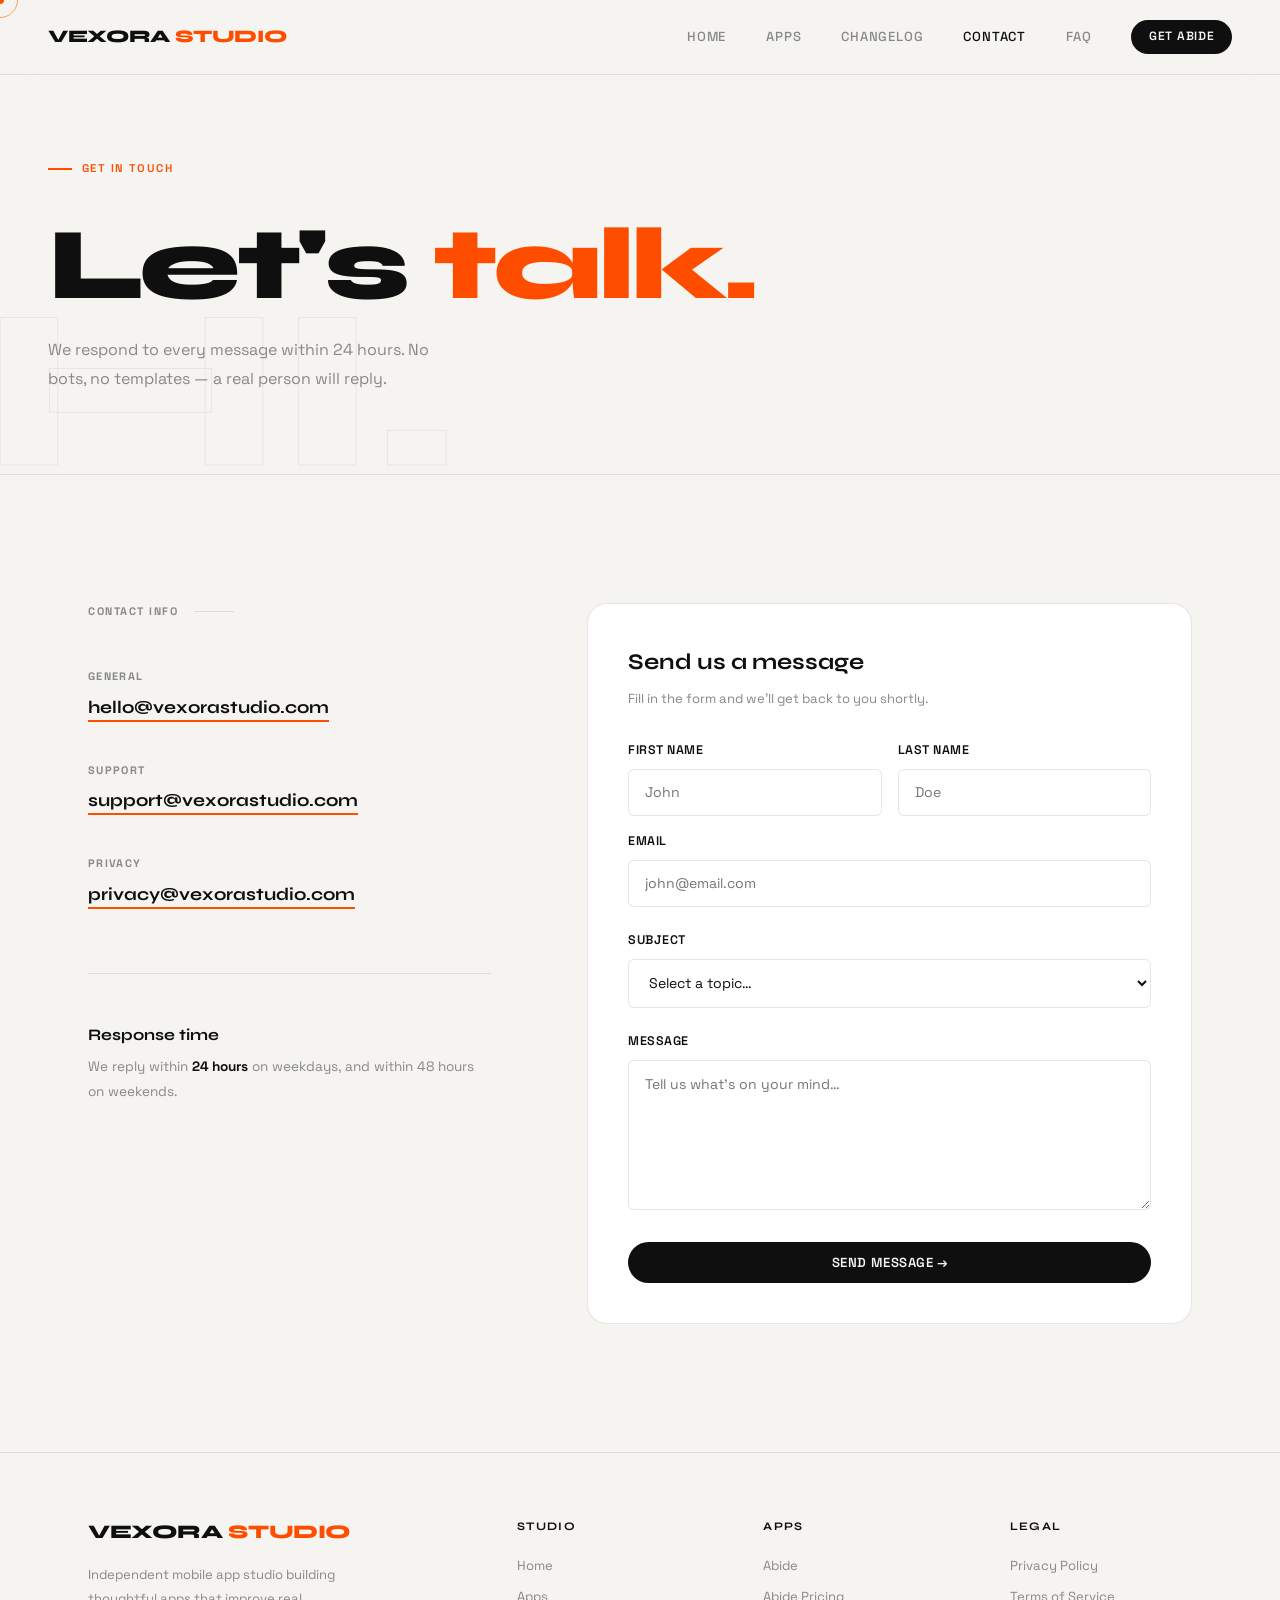
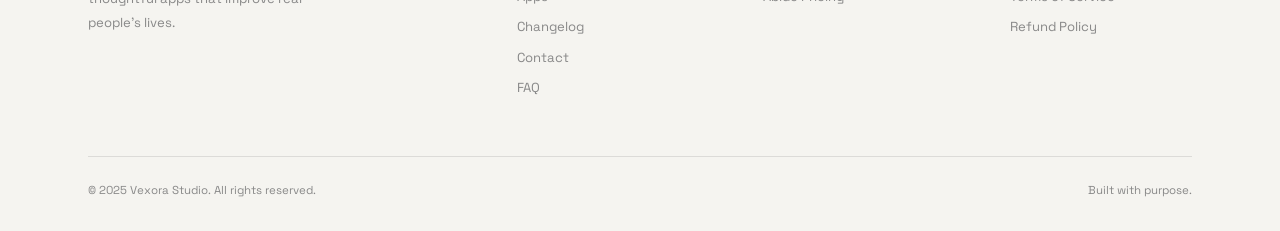
<file: contact.html>
<!DOCTYPE html>
<html lang="en">
<head>
<meta charset="UTF-8">
<meta name="viewport" content="width=device-width, initial-scale=1.0">
<title>Contact — Vexora Studio</title>
<meta name="description" content="Get in touch with Vexora Studio. We respond within 24 hours.">
<link rel="stylesheet" href="/css/theme.css">
</head>
<body>

<!-- ── HERO ──────────────────────────────────────────────── -->
<section style="padding:10rem 3rem 5rem;border-bottom:1px solid var(--border);position:relative;overflow:hidden;">
  <div class="hero-bg-text" style="font-size:clamp(8rem,18vw,16rem);">HI.</div>
  <div style="max-width:1200px;margin:0 auto;position:relative;z-index:1;">
    <div class="hero-tag">Get in touch</div>
    <h1 class="vx-h1" style="font-size:clamp(3.5rem,8vw,7rem);">Let's <span class="red-text">talk.</span></h1>
    <p style="font-size:1rem;color:var(--muted);line-height:1.8;max-width:400px;margin-top:1.5rem;">We respond to every message within 24 hours. No bots, no templates — a real person will reply.</p>
  </div>
</section>

<!-- ── CONTACT GRID ───────────────────────────────────────── -->
<div class="vx-section">
  <div class="contact-grid">

    <!-- Left: contact info -->
    <div>
      <div class="sec-label">Contact info</div>
      <div style="display:flex;flex-direction:column;gap:2.5rem;">
        <div class="reveal">
          <div style="font-size:0.68rem;font-weight:700;letter-spacing:0.12em;text-transform:uppercase;color:var(--muted);margin-bottom:0.5rem;">General</div>
          <a href="mailto:hello@vexorastudio.com" style="font-family:var(--head);font-size:1.1rem;font-weight:700;color:var(--ink);border-bottom:2px solid var(--accent);padding-bottom:2px;">hello@vexorastudio.com</a>
        </div>
        <div class="reveal d1">
          <div style="font-size:0.68rem;font-weight:700;letter-spacing:0.12em;text-transform:uppercase;color:var(--muted);margin-bottom:0.5rem;">Support</div>
          <a href="mailto:support@vexorastudio.com" style="font-family:var(--head);font-size:1.1rem;font-weight:700;color:var(--ink);border-bottom:2px solid var(--accent);padding-bottom:2px;">support@vexorastudio.com</a>
        </div>
        <div class="reveal d2">
          <div style="font-size:0.68rem;font-weight:700;letter-spacing:0.12em;text-transform:uppercase;color:var(--muted);margin-bottom:0.5rem;">Privacy</div>
          <a href="mailto:privacy@vexorastudio.com" style="font-family:var(--head);font-size:1.1rem;font-weight:700;color:var(--ink);border-bottom:2px solid var(--accent);padding-bottom:2px;">privacy@vexorastudio.com</a>
        </div>
      </div>

      <div style="margin-top:4rem;padding-top:3rem;border-top:1px solid var(--border);" class="reveal">
        <div style="font-family:var(--head);font-size:1rem;font-weight:700;margin-bottom:0.5rem;">Response time</div>
        <p style="font-size:0.85rem;color:var(--muted);line-height:1.8;">We reply within <strong style="color:var(--ink);">24 hours</strong> on weekdays, and within 48 hours on weekends.</p>
      </div>
    </div>

    <!-- Right: form -->
    <div class="reveal">
      <div style="background:var(--white);border:1px solid var(--border);border-radius:var(--r-lg);padding:2.5rem;">
        <h2 style="font-family:var(--head);font-size:1.4rem;font-weight:700;margin-bottom:0.5rem;">Send us a message</h2>
        <p style="font-size:0.82rem;color:var(--muted);margin-bottom:2rem;">Fill in the form and we'll get back to you shortly.</p>

        <form id="contact-form" onsubmit="handleContact(event)">
          <div style="display:grid;grid-template-columns:1fr 1fr;gap:1rem;margin-bottom:1rem;">
            <div>
              <label class="vx-label">First Name</label>
              <input class="vx-input" type="text" name="first_name" placeholder="John" required>
            </div>
            <div>
              <label class="vx-label">Last Name</label>
              <input class="vx-input" type="text" name="last_name" placeholder="Doe" required>
            </div>
          </div>
          <div class="vx-form-group">
            <label class="vx-label">Email</label>
            <input class="vx-input" type="email" name="email" placeholder="john@email.com" required>
          </div>
          <div class="vx-form-group">
            <label class="vx-label">Subject</label>
            <select class="vx-select" name="subject">
              <option value="">Select a topic…</option>
              <option>General inquiry</option>
              <option>App support</option>
              <option>Billing / subscription</option>
              <option>Privacy / data request</option>
              <option>Press / media</option>
              <option>Other</option>
            </select>
          </div>
          <div class="vx-form-group">
            <label class="vx-label">Message</label>
            <textarea class="vx-textarea" name="message" placeholder="Tell us what's on your mind…" required style="min-height:150px;"></textarea>
          </div>
          <button type="submit" class="btn btn-primary" style="width:100%;justify-content:center;" id="contact-submit">Send Message →</button>
        </form>

        <div id="contact-success" style="display:none;text-align:center;padding:2rem 0;">
          <div style="font-size:2rem;margin-bottom:1rem;">✓</div>
          <div style="font-family:var(--head);font-size:1.1rem;font-weight:700;margin-bottom:0.5rem;">Message sent!</div>
          <p style="font-size:0.85rem;color:var(--muted);">We'll get back to you within 24 hours.</p>
        </div>
      </div>
    </div>
  </div>
</div>

<script src="/js/supabase.js"></script>
<script src="/js/analytics.js"></script>
<script src="/js/nav.js"></script>
<script>
async function handleContact(e) {
  e.preventDefault();
  const btn = document.getElementById('contact-submit');
  btn.textContent = 'Sending…';
  btn.disabled = true;
  const form = e.target;
  const data = {
    first_name: form.first_name.value,
    last_name:  form.last_name.value,
    email:      form.email.value,
    subject:    form.subject.value,
    message:    form.message.value,
    created_at: new Date().toISOString()
  };
  try {
    await sb.insert('contact_submissions', data);
  } catch(_) { /* Supabase not configured yet — still show success */ }
  form.style.display = 'none';
  document.getElementById('contact-success').style.display = 'block';
}
</script>
</body>
</html>
</file>
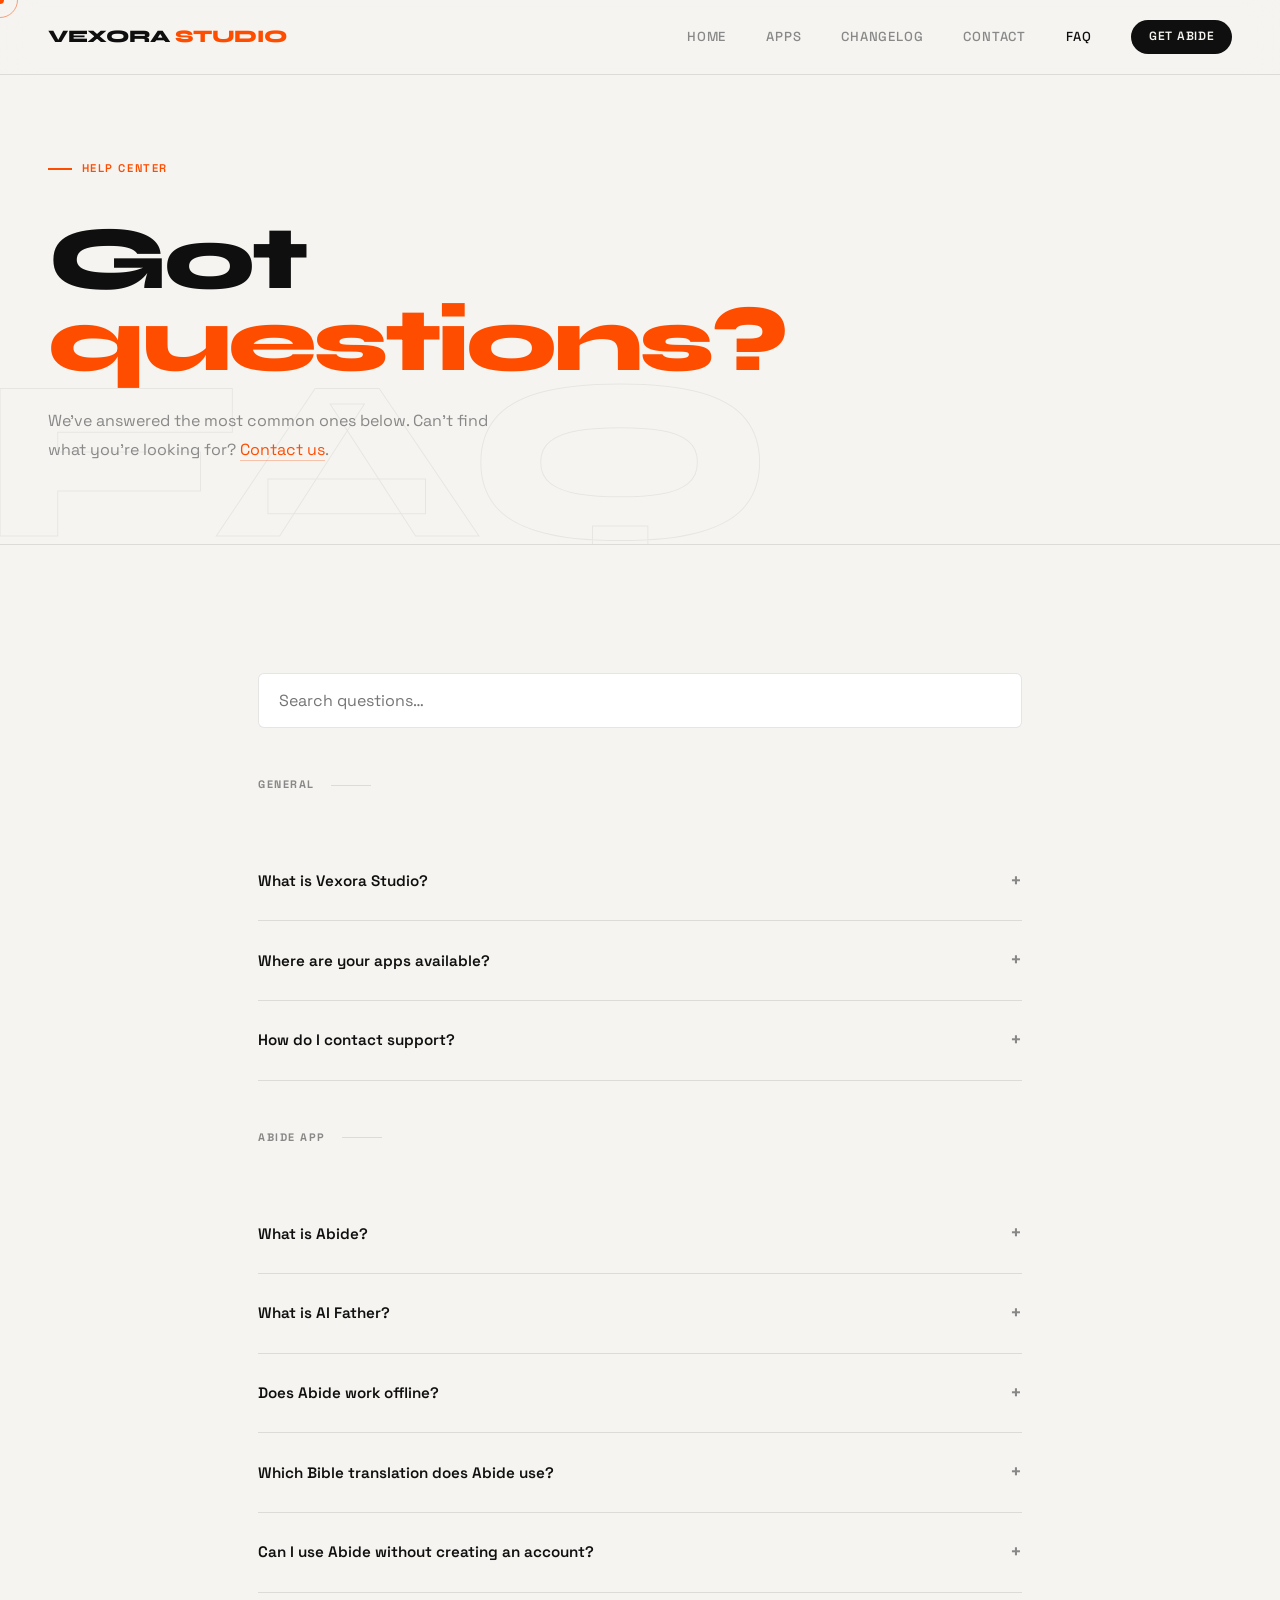
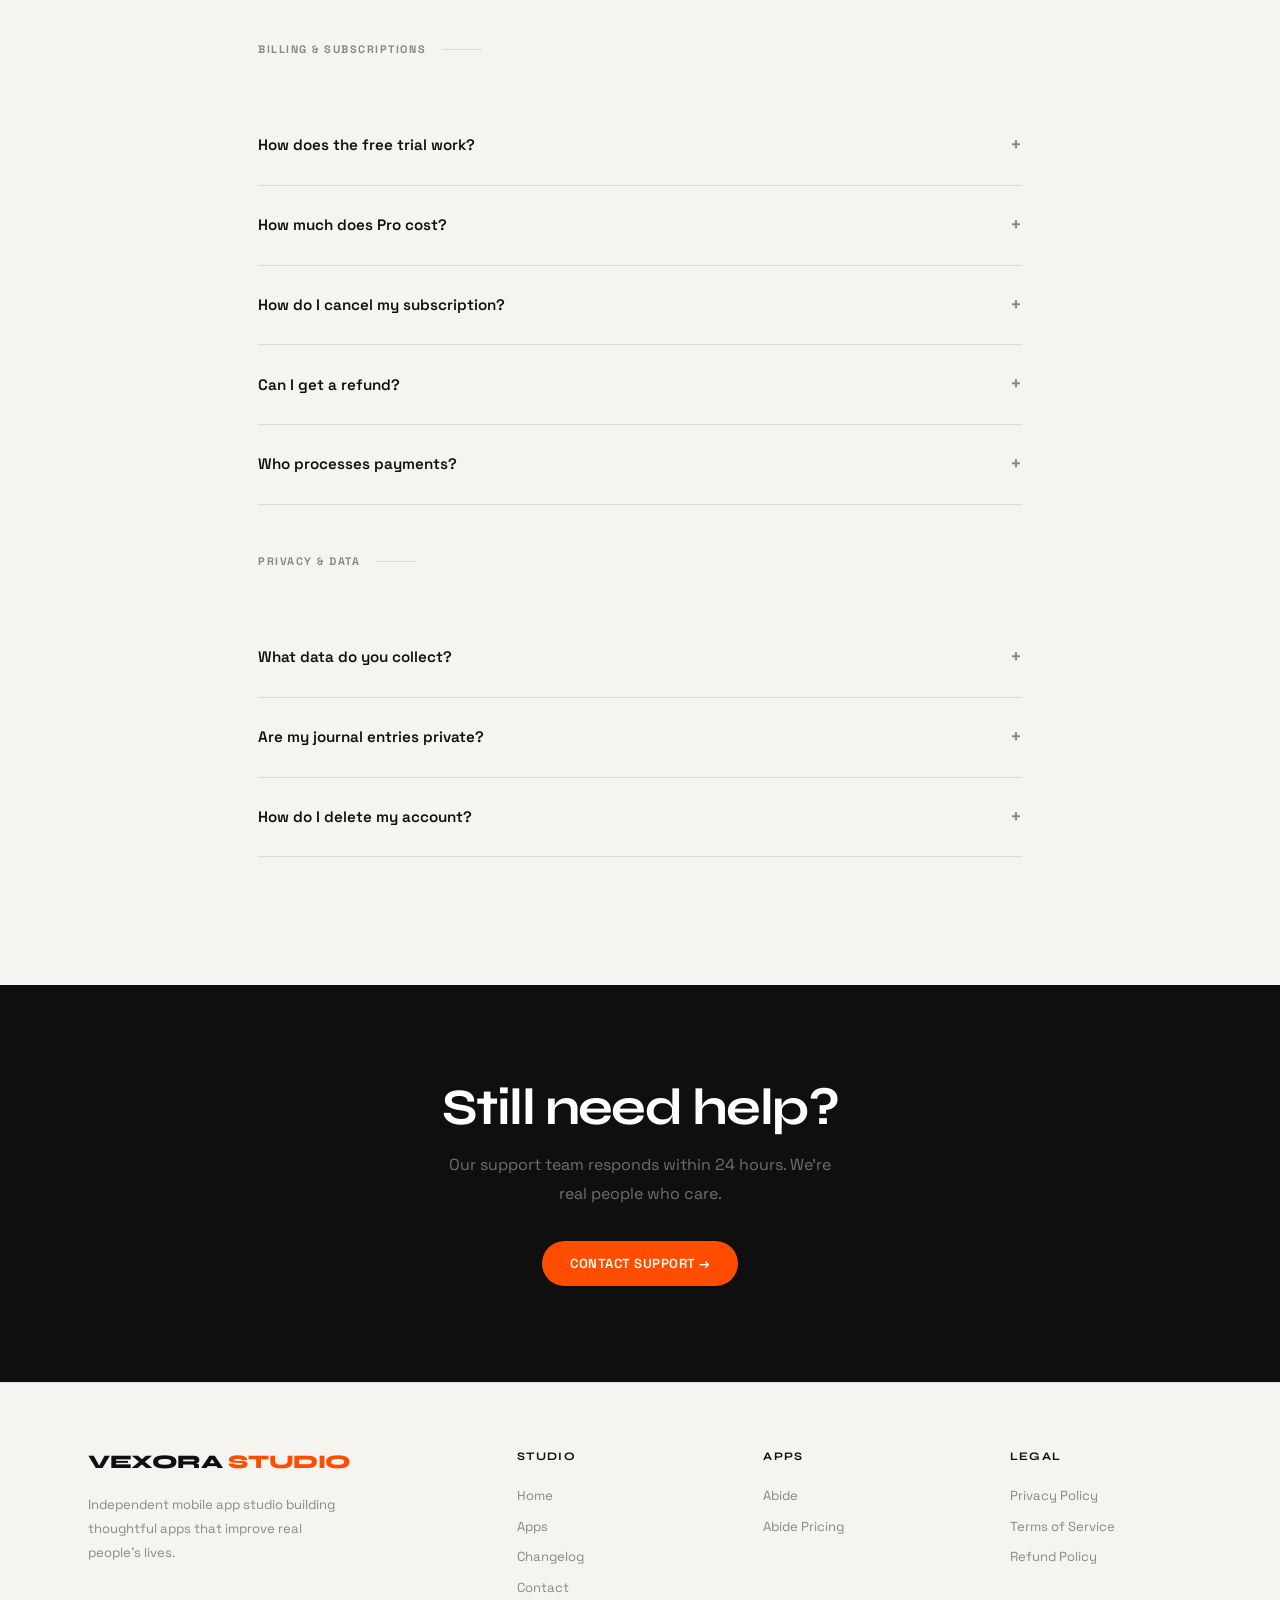
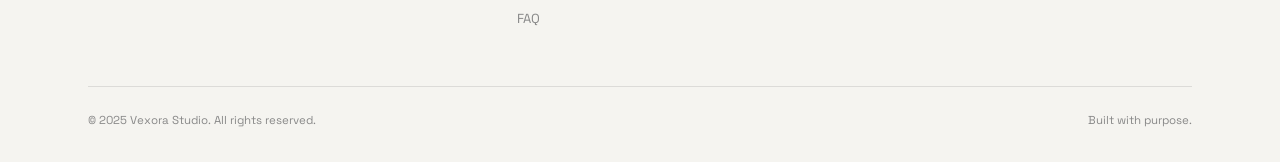
<file: faq.html>
<!DOCTYPE html>
<html lang="en">
<head>
<meta charset="UTF-8">
<meta name="viewport" content="width=device-width, initial-scale=1.0">
<title>FAQ — Vexora Studio</title>
<meta name="description" content="Frequently asked questions about Vexora Studio apps, billing, and privacy.">
<link rel="stylesheet" href="/css/theme.css">
</head>
<body>

<!-- ── HERO ──────────────────────────────────────────────── -->
<section style="padding:10rem 3rem 5rem;border-bottom:1px solid var(--border);position:relative;overflow:hidden;">
  <div class="hero-bg-text" style="font-size:clamp(8rem,18vw,16rem);">FAQ</div>
  <div style="max-width:1200px;margin:0 auto;position:relative;z-index:1;">
    <div class="hero-tag">Help Center</div>
    <h1 class="vx-h1" style="font-size:clamp(3rem,7vw,6rem);">Got<br><span class="red-text">questions?</span></h1>
    <p style="font-size:1rem;color:var(--muted);line-height:1.8;max-width:440px;margin-top:1.5rem;">We've answered the most common ones below. Can't find what you're looking for? <a href="/contact.html" style="color:var(--accent);border-bottom:1px solid rgba(255,77,0,0.3);">Contact us</a>.</p>
  </div>
</section>

<!-- ── FAQ SECTIONS ───────────────────────────────────────── -->
<div class="vx-section" style="max-width:860px;">

  <!-- Search -->
  <div style="margin-bottom:3rem;">
    <input class="vx-input" type="search" id="faq-search" placeholder="Search questions…" oninput="filterFaqs(this.value)" style="font-size:1rem;padding:1rem 1.25rem;">
  </div>

  <div id="faq-sections">

    <!-- GENERAL -->
    <div class="faq-section" data-section="general">
      <div class="sec-label">General</div>
      <div class="faq-item"><div class="faq-q" onclick="toggleFaq(this)">What is Vexora Studio? <span class="icon">+</span></div><div class="faq-a"><p>Vexora Studio is an independent mobile app studio. We build thoughtful apps focused on solving real problems for real people. Our first app is Abide — a spiritual wellness companion for daily prayer and Bible reading.</p></div></div>
      <div class="faq-item"><div class="faq-q" onclick="toggleFaq(this)">Where are your apps available? <span class="icon">+</span></div><div class="faq-a"><p>Currently our apps are available on Android. iOS support is on our roadmap — sign up for our newsletter to be notified when it launches.</p></div></div>
      <div class="faq-item"><div class="faq-q" onclick="toggleFaq(this)">How do I contact support? <span class="icon">+</span></div><div class="faq-a"><p>Email us at <a href="mailto:support@vexorastudio.com">support@vexorastudio.com</a>. We respond within 24 hours on weekdays.</p></div></div>
    </div>

    <!-- ABIDE -->
    <div class="faq-section" data-section="abide" style="margin-top:3rem;">
      <div class="sec-label">Abide App</div>
      <div class="faq-item"><div class="faq-q" onclick="toggleFaq(this)">What is Abide? <span class="icon">+</span></div><div class="faq-a"><p>Abide is a spiritual wellness app for daily prayer, guided Bible reading, personal journaling, and AI-powered reflection. It's designed to help you build a consistent, meaningful prayer habit.</p></div></div>
      <div class="faq-item"><div class="faq-q" onclick="toggleFaq(this)">What is AI Father? <span class="icon">+</span></div><div class="faq-a"><p>AI Father is a spiritually-grounded AI companion powered by Groq. It provides guided reflection, encouragement, and prayer prompts. Conversations are stored only on your device and never sent to our servers. It's not a substitute for professional pastoral counseling.</p></div></div>
      <div class="faq-item"><div class="faq-q" onclick="toggleFaq(this)">Does Abide work offline? <span class="icon">+</span></div><div class="faq-a"><p>Yes — Pro subscribers have full offline access to the Bible and all prayer guides. Your journal also syncs when you're back online.</p></div></div>
      <div class="faq-item"><div class="faq-q" onclick="toggleFaq(this)">Which Bible translation does Abide use? <span class="icon">+</span></div><div class="faq-a"><p>Abide uses the World English Bible (WEB), a public domain translation. Additional translations may be added in future updates.</p></div></div>
      <div class="faq-item"><div class="faq-q" onclick="toggleFaq(this)">Can I use Abide without creating an account? <span class="icon">+</span></div><div class="faq-a"><p>Basic features are available without an account, but you'll need to sign up to sync your journal, track streaks across devices, and access Pro features.</p></div></div>
    </div>

    <!-- BILLING -->
    <div class="faq-section" data-section="billing" style="margin-top:3rem;">
      <div class="sec-label">Billing &amp; Subscriptions</div>
      <div class="faq-item"><div class="faq-q" onclick="toggleFaq(this)">How does the free trial work? <span class="icon">+</span></div><div class="faq-a"><p>All Pro subscriptions include a 3-day free trial. You won't be charged during the trial. If you cancel before the trial ends, you won't be charged at all.</p></div></div>
      <div class="faq-item"><div class="faq-q" onclick="toggleFaq(this)">How much does Pro cost? <span class="icon">+</span></div><div class="faq-a"><p>Abide Pro is $4.99/month or $41.99/year (saving ~30%). Check our <a href="/apps/abide/pricing/index.html">pricing page</a> for the latest pricing.</p></div></div>
      <div class="faq-item"><div class="faq-q" onclick="toggleFaq(this)">How do I cancel my subscription? <span class="icon">+</span></div><div class="faq-a"><p>Cancel from the Profile tab in the app, or email <a href="mailto:support@vexorastudio.com">support@vexorastudio.com</a>. You keep Pro access until the end of your current billing period.</p></div></div>
      <div class="faq-item"><div class="faq-q" onclick="toggleFaq(this)">Can I get a refund? <span class="icon">+</span></div><div class="faq-a"><p>Yes — we offer a 7-day refund policy on your first payment. See our <a href="/refund.html">Refund Policy</a> for full details, or email <a href="mailto:support@vexorastudio.com">support@vexorastudio.com</a>.</p></div></div>
      <div class="faq-item"><div class="faq-q" onclick="toggleFaq(this)">Who processes payments? <span class="icon">+</span></div><div class="faq-a"><p>Payments are processed securely by Paddle. We never store your payment details on our servers.</p></div></div>
    </div>

    <!-- PRIVACY -->
    <div class="faq-section" data-section="privacy" style="margin-top:3rem;">
      <div class="sec-label">Privacy &amp; Data</div>
      <div class="faq-item"><div class="faq-q" onclick="toggleFaq(this)">What data do you collect? <span class="icon">+</span></div><div class="faq-a"><p>We collect only what's needed to run the app: your email, usage data (streaks, completed tasks), and journal entries. We never sell your data. See our full <a href="/privacy.html">Privacy Policy</a>.</p></div></div>
      <div class="faq-item"><div class="faq-q" onclick="toggleFaq(this)">Are my journal entries private? <span class="icon">+</span></div><div class="faq-a"><p>Yes. Journal entries are stored securely in your account and never shared with third parties. Only you can access them.</p></div></div>
      <div class="faq-item"><div class="faq-q" onclick="toggleFaq(this)">How do I delete my account? <span class="icon">+</span></div><div class="faq-a"><p>Delete your account from the Profile tab in the app, or email <a href="mailto:privacy@vexorastudio.com">privacy@vexorastudio.com</a>. We'll delete your data within 7 days.</p></div></div>
    </div>

    <!-- No results -->
    <div id="faq-no-results" style="display:none;text-align:center;padding:4rem;color:var(--muted);">
      <div style="font-size:2rem;margin-bottom:1rem;">🤔</div>
      <div style="font-weight:600;margin-bottom:0.5rem;">No results found</div>
      <p style="font-size:0.85rem;">Try a different search, or <a href="/contact.html" style="color:var(--accent);">contact us directly</a>.</p>
    </div>
  </div>
</div>

<!-- ── STILL NEED HELP ─────────────────────────────────────── -->
<section class="vx-dark-section" style="padding:6rem 3rem;">
  <div class="vx-dark-inner" style="text-align:center;">
    <h2 class="vx-h2 reveal" style="color:white;margin-bottom:1rem;">Still need help?</h2>
    <p class="reveal d1" style="color:rgba(255,255,255,0.4);max-width:400px;margin:0 auto 2rem;line-height:1.8;">Our support team responds within 24 hours. We're real people who care.</p>
    <a href="/contact.html" class="btn btn-accent reveal d2">Contact Support →</a>
  </div>
</section>

<script src="/js/supabase.js"></script>
<script src="/js/analytics.js"></script>
<script src="/js/nav.js"></script>
<script>
function toggleFaq(el) {
  const item = el.closest('.faq-item');
  const wasOpen = item.classList.contains('open');
  document.querySelectorAll('.faq-item.open').forEach(i => i.classList.remove('open'));
  if (!wasOpen) item.classList.add('open');
}

function filterFaqs(q) {
  q = q.toLowerCase().trim();
  let anyVisible = false;
  document.querySelectorAll('.faq-item').forEach(item => {
    const text = item.textContent.toLowerCase();
    const match = !q || text.includes(q);
    item.style.display = match ? '' : 'none';
    if (match) anyVisible = true;
  });
  document.querySelectorAll('.faq-section').forEach(s => {
    const visible = [...s.querySelectorAll('.faq-item')].some(i => i.style.display !== 'none');
    s.style.display = visible ? '' : 'none';
  });
  document.getElementById('faq-no-results').style.display = anyVisible ? 'none' : 'block';
}
</script>
</body>
</html>
</file>
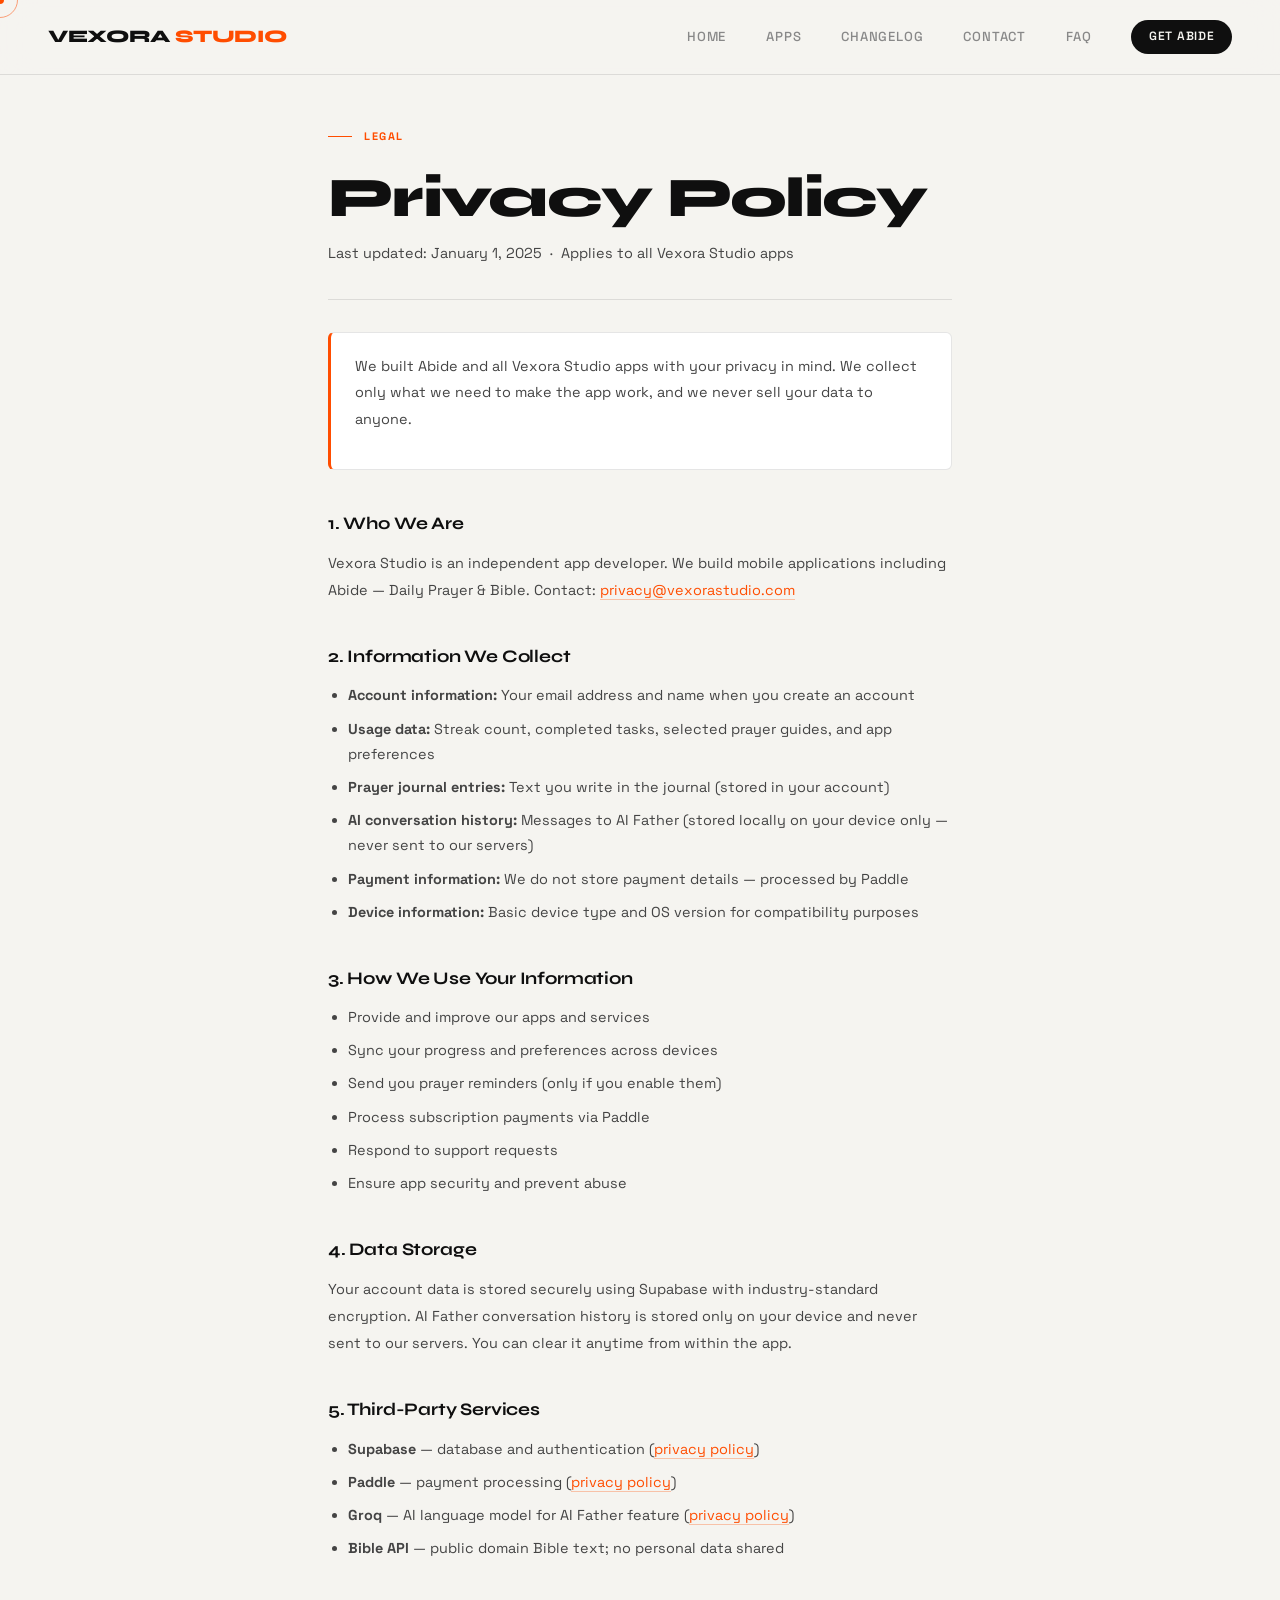
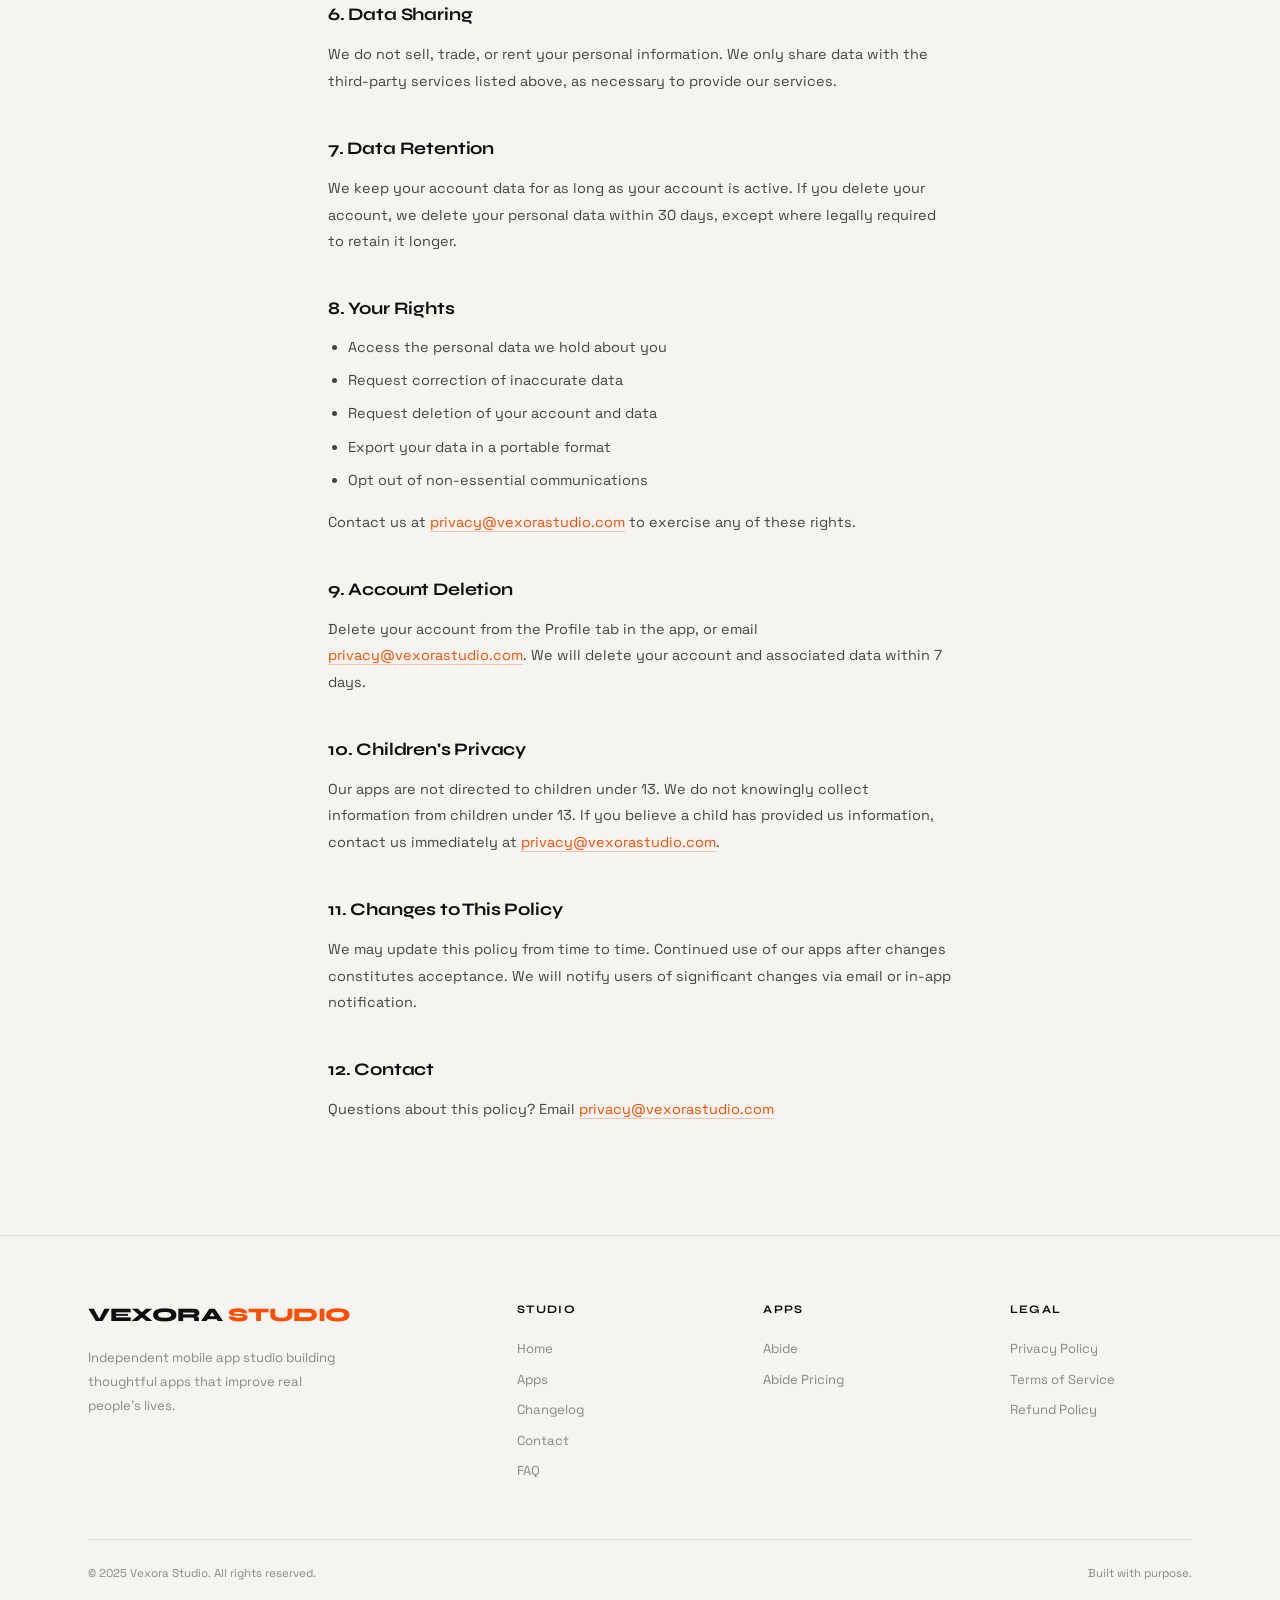
<file: privacy.html>
<!DOCTYPE html>
<html lang="en">
<head>
<meta charset="UTF-8">
<meta name="viewport" content="width=device-width, initial-scale=1.0">
<title>Privacy Policy — Vexora Studio</title>
<link rel="stylesheet" href="/css/theme.css">
</head>
<body>
<main class="legal-main">
  <div class="page-label">Legal</div>
  <h1 style="font-family:var(--head);font-size:clamp(2.2rem,5vw,3.5rem);font-weight:800;letter-spacing:-0.03em;line-height:1.05;margin-bottom:0.75rem;">Privacy Policy</h1>
  <p class="updated">Last updated: January 1, 2025 &nbsp;·&nbsp; Applies to all Vexora Studio apps</p>
  <div class="highlight"><p>We built Abide and all Vexora Studio apps with your privacy in mind. We collect only what we need to make the app work, and we never sell your data to anyone.</p></div>
  <h2>1. Who We Are</h2>
  <p>Vexora Studio is an independent app developer. We build mobile applications including Abide — Daily Prayer & Bible. Contact: <a href="mailto:privacy@vexorastudio.com">privacy@vexorastudio.com</a></p>
  <h2>2. Information We Collect</h2>
  <ul>
    <li><strong>Account information:</strong> Your email address and name when you create an account</li>
    <li><strong>Usage data:</strong> Streak count, completed tasks, selected prayer guides, and app preferences</li>
    <li><strong>Prayer journal entries:</strong> Text you write in the journal (stored in your account)</li>
    <li><strong>AI conversation history:</strong> Messages to AI Father (stored locally on your device only — never sent to our servers)</li>
    <li><strong>Payment information:</strong> We do not store payment details — processed by Paddle</li>
    <li><strong>Device information:</strong> Basic device type and OS version for compatibility purposes</li>
  </ul>
  <h2>3. How We Use Your Information</h2>
  <ul>
    <li>Provide and improve our apps and services</li>
    <li>Sync your progress and preferences across devices</li>
    <li>Send you prayer reminders (only if you enable them)</li>
    <li>Process subscription payments via Paddle</li>
    <li>Respond to support requests</li>
    <li>Ensure app security and prevent abuse</li>
  </ul>
  <h2>4. Data Storage</h2>
  <p>Your account data is stored securely using Supabase with industry-standard encryption. AI Father conversation history is stored only on your device and never sent to our servers. You can clear it anytime from within the app.</p>
  <h2>5. Third-Party Services</h2>
  <ul>
    <li><strong>Supabase</strong> — database and authentication (<a href="https://supabase.com/privacy">privacy policy</a>)</li>
    <li><strong>Paddle</strong> — payment processing (<a href="https://www.paddle.com/legal/privacy">privacy policy</a>)</li>
    <li><strong>Groq</strong> — AI language model for AI Father feature (<a href="https://groq.com/privacy-policy/">privacy policy</a>)</li>
    <li><strong>Bible API</strong> — public domain Bible text; no personal data shared</li>
  </ul>
  <h2>6. Data Sharing</h2>
  <p>We do not sell, trade, or rent your personal information. We only share data with the third-party services listed above, as necessary to provide our services.</p>
  <h2>7. Data Retention</h2>
  <p>We keep your account data for as long as your account is active. If you delete your account, we delete your personal data within 30 days, except where legally required to retain it longer.</p>
  <h2>8. Your Rights</h2>
  <ul>
    <li>Access the personal data we hold about you</li>
    <li>Request correction of inaccurate data</li>
    <li>Request deletion of your account and data</li>
    <li>Export your data in a portable format</li>
    <li>Opt out of non-essential communications</li>
  </ul>
  <p>Contact us at <a href="mailto:privacy@vexorastudio.com">privacy@vexorastudio.com</a> to exercise any of these rights.</p>
  <h2>9. Account Deletion</h2>
  <p>Delete your account from the Profile tab in the app, or email <a href="mailto:privacy@vexorastudio.com">privacy@vexorastudio.com</a>. We will delete your account and associated data within 7 days.</p>
  <h2>10. Children's Privacy</h2>
  <p>Our apps are not directed to children under 13. We do not knowingly collect information from children under 13. If you believe a child has provided us information, contact us immediately at <a href="mailto:privacy@vexorastudio.com">privacy@vexorastudio.com</a>.</p>
  <h2>11. Changes to This Policy</h2>
  <p>We may update this policy from time to time. Continued use of our apps after changes constitutes acceptance. We will notify users of significant changes via email or in-app notification.</p>
  <h2>12. Contact</h2>
  <p>Questions about this policy? Email <a href="mailto:privacy@vexorastudio.com">privacy@vexorastudio.com</a></p>
</main>
<script src="/js/supabase.js"></script>
<script src="/js/nav.js"></script>
</body>
</html>
</file>
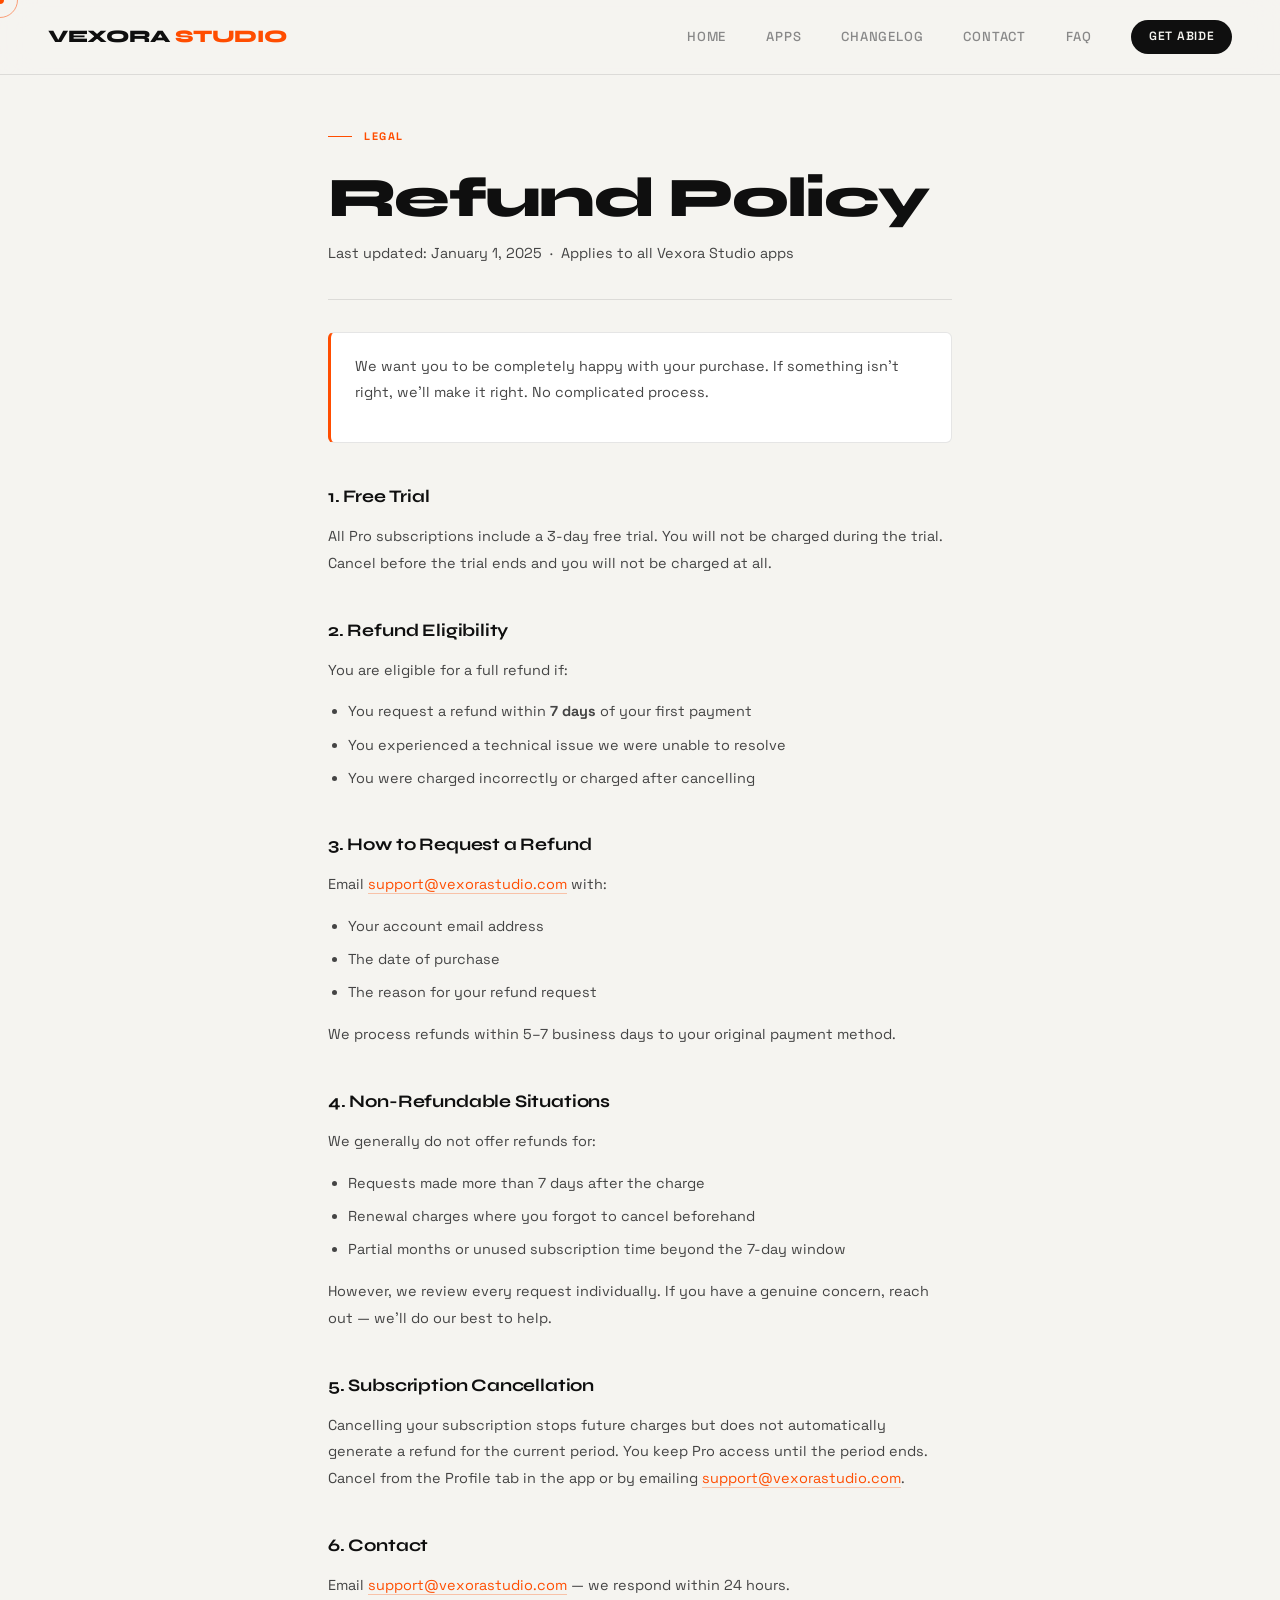
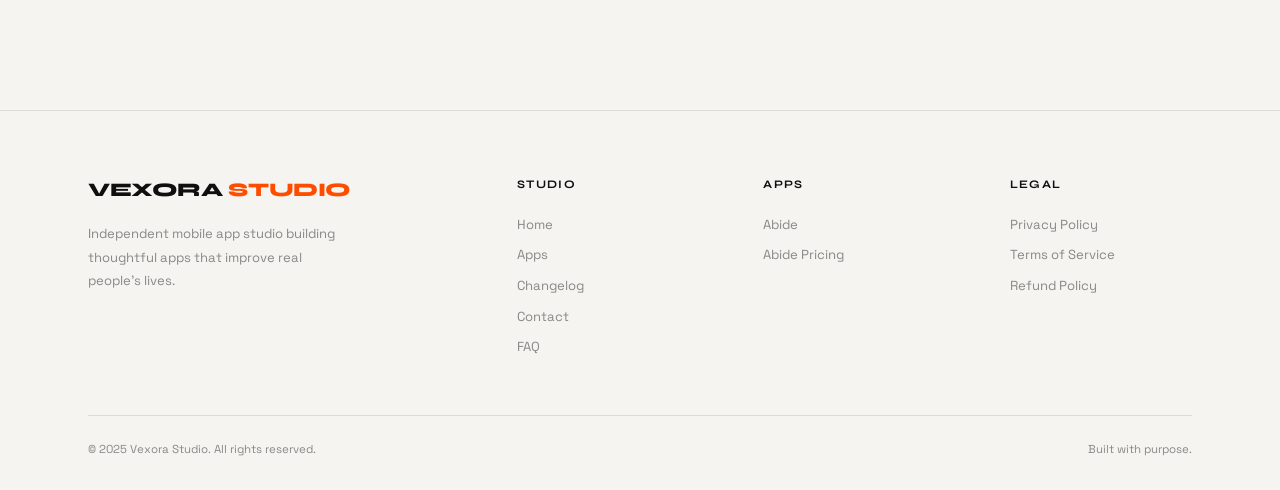
<file: refund.html>
<!DOCTYPE html>
<html lang="en">
<head>
<meta charset="UTF-8">
<meta name="viewport" content="width=device-width, initial-scale=1.0">
<title>Refund Policy — Vexora Studio</title>
<link rel="stylesheet" href="/css/theme.css">
</head>
<body>
<main class="legal-main">
  <div class="page-label">Legal</div>
  <h1 style="font-family:var(--head);font-size:clamp(2.2rem,5vw,3.5rem);font-weight:800;letter-spacing:-0.03em;line-height:1.05;margin-bottom:0.75rem;">Refund Policy</h1>
  <p class="updated">Last updated: January 1, 2025 &nbsp;·&nbsp; Applies to all Vexora Studio apps</p>
  <div class="highlight"><p>We want you to be completely happy with your purchase. If something isn't right, we'll make it right. No complicated process.</p></div>
  <h2>1. Free Trial</h2>
  <p>All Pro subscriptions include a 3-day free trial. You will not be charged during the trial. Cancel before the trial ends and you will not be charged at all.</p>
  <h2>2. Refund Eligibility</h2>
  <p>You are eligible for a full refund if:</p>
  <ul>
    <li>You request a refund within <strong>7 days</strong> of your first payment</li>
    <li>You experienced a technical issue we were unable to resolve</li>
    <li>You were charged incorrectly or charged after cancelling</li>
  </ul>
  <h2>3. How to Request a Refund</h2>
  <p>Email <a href="mailto:support@vexorastudio.com">support@vexorastudio.com</a> with:</p>
  <ul>
    <li>Your account email address</li>
    <li>The date of purchase</li>
    <li>The reason for your refund request</li>
  </ul>
  <p>We process refunds within 5–7 business days to your original payment method.</p>
  <h2>4. Non-Refundable Situations</h2>
  <p>We generally do not offer refunds for:</p>
  <ul>
    <li>Requests made more than 7 days after the charge</li>
    <li>Renewal charges where you forgot to cancel beforehand</li>
    <li>Partial months or unused subscription time beyond the 7-day window</li>
  </ul>
  <p>However, we review every request individually. If you have a genuine concern, reach out — we'll do our best to help.</p>
  <h2>5. Subscription Cancellation</h2>
  <p>Cancelling your subscription stops future charges but does not automatically generate a refund for the current period. You keep Pro access until the period ends. Cancel from the Profile tab in the app or by emailing <a href="mailto:support@vexorastudio.com">support@vexorastudio.com</a>.</p>
  <h2>6. Contact</h2>
  <p>Email <a href="mailto:support@vexorastudio.com">support@vexorastudio.com</a> — we respond within 24 hours.</p>
</main>
<script src="/js/supabase.js"></script>
<script src="/js/nav.js"></script>
</body>
</html>
</file>
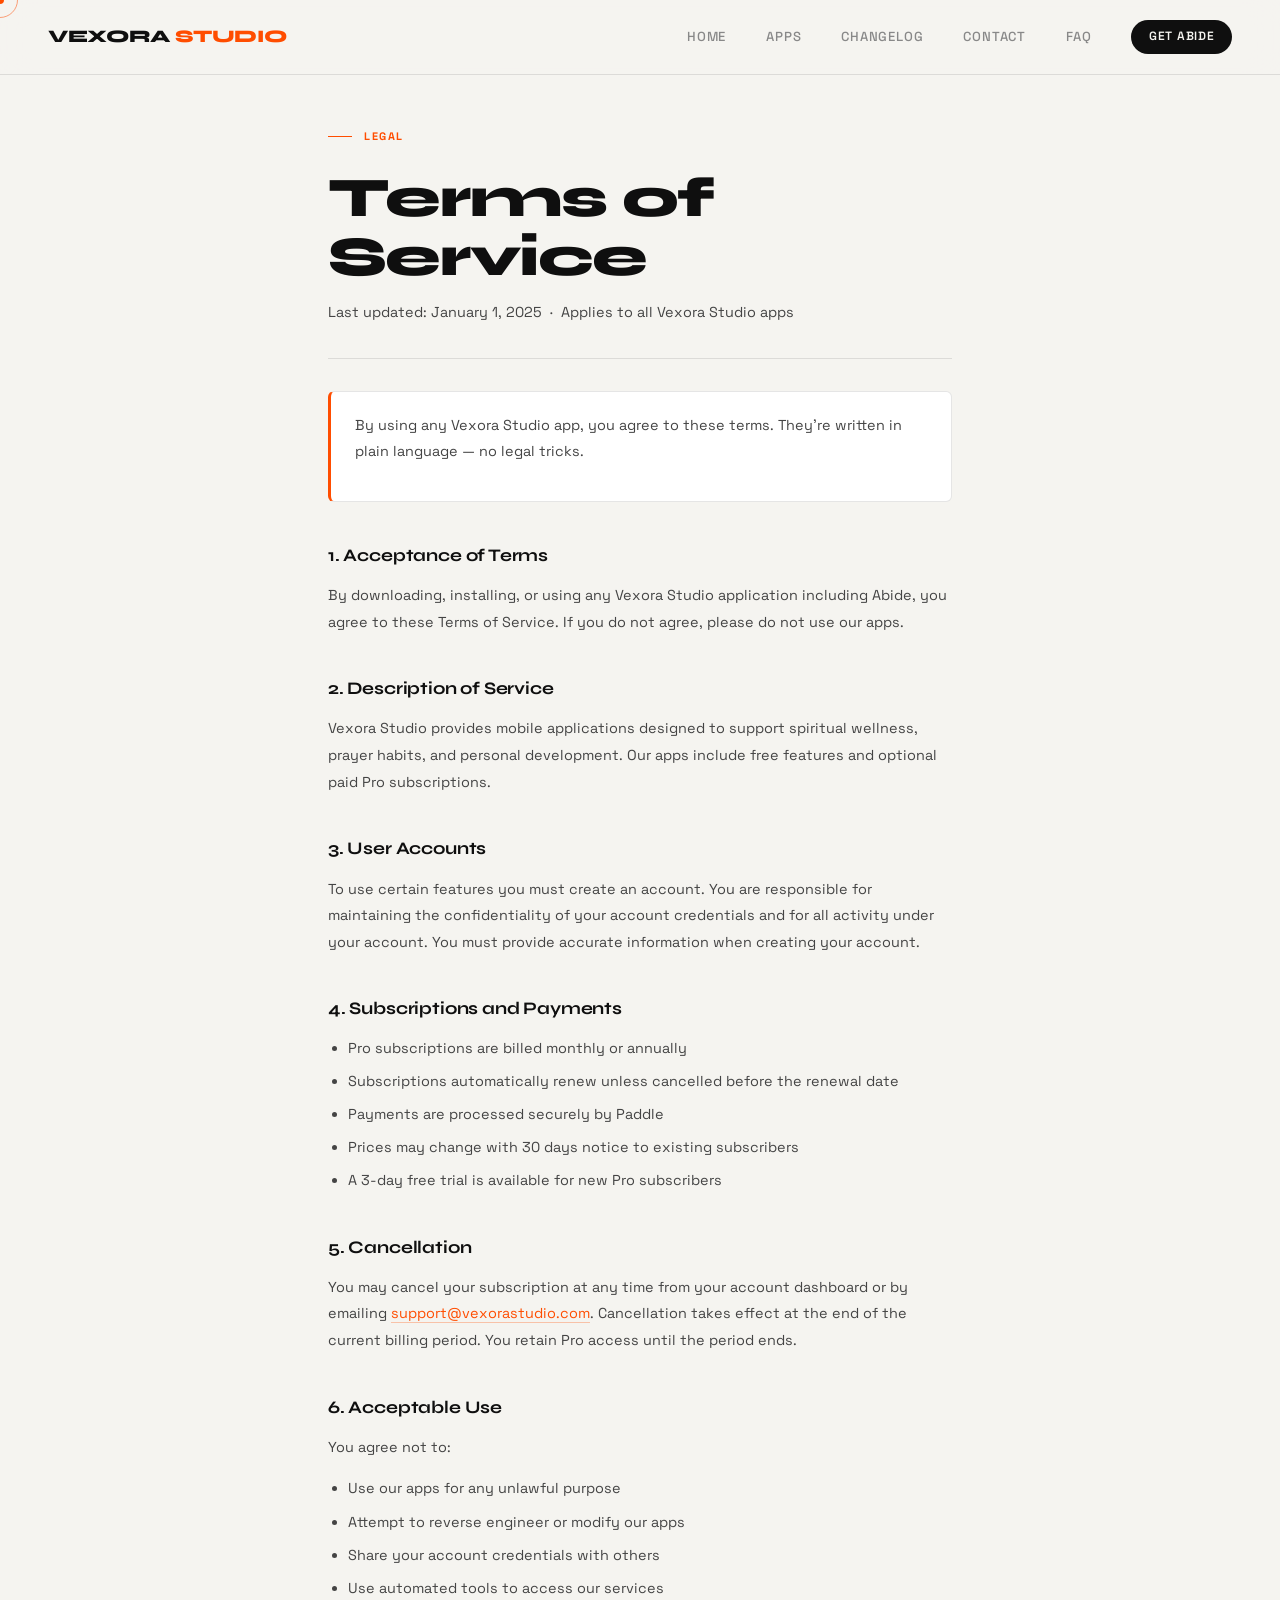
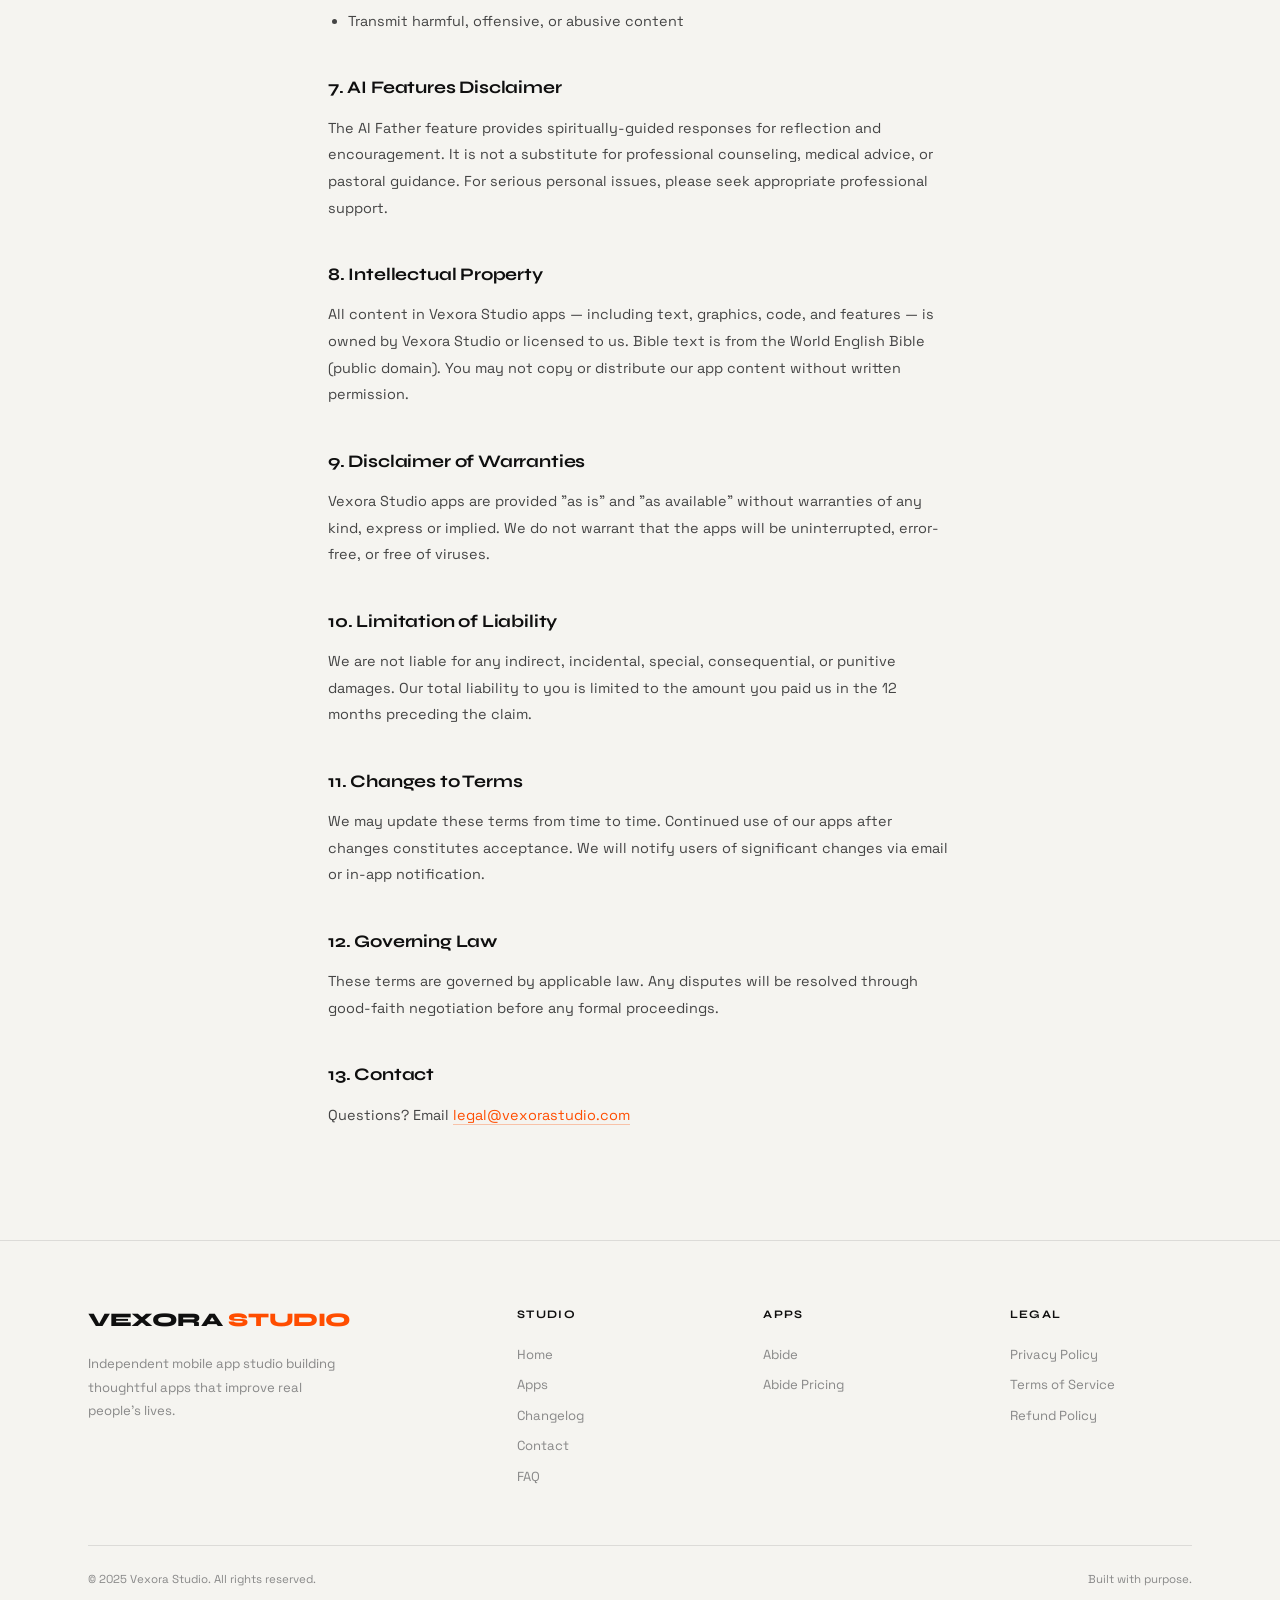
<file: terms.html>
<!DOCTYPE html>
<html lang="en">
<head>
<meta charset="UTF-8">
<meta name="viewport" content="width=device-width, initial-scale=1.0">
<title>Terms of Service — Vexora Studio</title>
<link rel="stylesheet" href="/css/theme.css">
</head>
<body>
<main class="legal-main">
  <div class="page-label">Legal</div>
  <h1 style="font-family:var(--head);font-size:clamp(2.2rem,5vw,3.5rem);font-weight:800;letter-spacing:-0.03em;line-height:1.05;margin-bottom:0.75rem;">Terms of Service</h1>
  <p class="updated">Last updated: January 1, 2025 &nbsp;·&nbsp; Applies to all Vexora Studio apps</p>
  <div class="highlight"><p>By using any Vexora Studio app, you agree to these terms. They're written in plain language — no legal tricks.</p></div>
  <h2>1. Acceptance of Terms</h2>
  <p>By downloading, installing, or using any Vexora Studio application including Abide, you agree to these Terms of Service. If you do not agree, please do not use our apps.</p>
  <h2>2. Description of Service</h2>
  <p>Vexora Studio provides mobile applications designed to support spiritual wellness, prayer habits, and personal development. Our apps include free features and optional paid Pro subscriptions.</p>
  <h2>3. User Accounts</h2>
  <p>To use certain features you must create an account. You are responsible for maintaining the confidentiality of your account credentials and for all activity under your account. You must provide accurate information when creating your account.</p>
  <h2>4. Subscriptions and Payments</h2>
  <ul>
    <li>Pro subscriptions are billed monthly or annually</li>
    <li>Subscriptions automatically renew unless cancelled before the renewal date</li>
    <li>Payments are processed securely by Paddle</li>
    <li>Prices may change with 30 days notice to existing subscribers</li>
    <li>A 3-day free trial is available for new Pro subscribers</li>
  </ul>
  <h2>5. Cancellation</h2>
  <p>You may cancel your subscription at any time from your account dashboard or by emailing <a href="mailto:support@vexorastudio.com">support@vexorastudio.com</a>. Cancellation takes effect at the end of the current billing period. You retain Pro access until the period ends.</p>
  <h2>6. Acceptable Use</h2>
  <p>You agree not to:</p>
  <ul>
    <li>Use our apps for any unlawful purpose</li>
    <li>Attempt to reverse engineer or modify our apps</li>
    <li>Share your account credentials with others</li>
    <li>Use automated tools to access our services</li>
    <li>Transmit harmful, offensive, or abusive content</li>
  </ul>
  <h2>7. AI Features Disclaimer</h2>
  <p>The AI Father feature provides spiritually-guided responses for reflection and encouragement. It is not a substitute for professional counseling, medical advice, or pastoral guidance. For serious personal issues, please seek appropriate professional support.</p>
  <h2>8. Intellectual Property</h2>
  <p>All content in Vexora Studio apps — including text, graphics, code, and features — is owned by Vexora Studio or licensed to us. Bible text is from the World English Bible (public domain). You may not copy or distribute our app content without written permission.</p>
  <h2>9. Disclaimer of Warranties</h2>
  <p>Vexora Studio apps are provided "as is" and "as available" without warranties of any kind, express or implied. We do not warrant that the apps will be uninterrupted, error-free, or free of viruses.</p>
  <h2>10. Limitation of Liability</h2>
  <p>We are not liable for any indirect, incidental, special, consequential, or punitive damages. Our total liability to you is limited to the amount you paid us in the 12 months preceding the claim.</p>
  <h2>11. Changes to Terms</h2>
  <p>We may update these terms from time to time. Continued use of our apps after changes constitutes acceptance. We will notify users of significant changes via email or in-app notification.</p>
  <h2>12. Governing Law</h2>
  <p>These terms are governed by applicable law. Any disputes will be resolved through good-faith negotiation before any formal proceedings.</p>
  <h2>13. Contact</h2>
  <p>Questions? Email <a href="mailto:legal@vexorastudio.com">legal@vexorastudio.com</a></p>
</main>
<script src="/js/supabase.js"></script>
<script src="/js/nav.js"></script>
</body>
</html>
</file>
<file: css/theme.css>
@import url('https://fonts.googleapis.com/css2?family=Space+Grotesk:wght@300;400;500;600;700&family=Syne:wght@400;600;700;800&display=swap');

:root {
  --bg:#f5f4f0; --bg-alt:#eeedea; --ink:#0f0f0f; --ink-soft:#2a2a2a;
  --muted:#888; --muted-lt:#bbb; --accent:#ff4d00; --accent-dk:#cc3d00;
  --border:rgba(0,0,0,0.10); --border-dk:rgba(0,0,0,0.18);
  --white:#ffffff; --green:#1a6e3c; --red:#c0392b;
  --shadow-sm:0 2px 8px rgba(0,0,0,0.06); --shadow-md:0 8px 32px rgba(0,0,0,0.10);
  --shadow-lg:0 24px 64px rgba(0,0,0,0.14);
  --r-sm:6px; --r-md:12px; --r-lg:20px;
  --font:'Space Grotesk',sans-serif; --head:'Syne',sans-serif;
}
*,*::before,*::after{margin:0;padding:0;box-sizing:border-box;}
html{scroll-behavior:smooth;}
body{background:var(--bg);color:var(--ink);font-family:var(--font);line-height:1.6;overflow-x:hidden;-webkit-font-smoothing:antialiased;cursor:none;}
img{max-width:100%;display:block;}a{color:inherit;text-decoration:none;}
button,input,textarea,select{font-family:inherit;}

/* CURSOR */
.cursor{width:8px;height:8px;background:var(--accent);border-radius:50%;position:fixed;pointer-events:none;z-index:9999;transform:translate(-50%,-50%);transition:transform 0.1s;}
.cursor-ring{width:36px;height:36px;border:1.5px solid var(--accent);border-radius:50%;position:fixed;pointer-events:none;z-index:9998;transform:translate(-50%,-50%);opacity:0.5;transition:width 0.2s,height 0.2s;}

/* NAV */
.vx-nav{position:fixed;top:0;left:0;right:0;z-index:500;padding:1.25rem 3rem;display:flex;justify-content:space-between;align-items:center;background:rgba(245,244,240,0.92);backdrop-filter:blur(16px);border-bottom:1px solid var(--border);transition:box-shadow 0.3s;}
.vx-nav.scrolled{box-shadow:var(--shadow-sm);}
.vx-logo{font-family:var(--head);font-size:1.1rem;font-weight:800;letter-spacing:-0.02em;text-transform:uppercase;color:var(--ink);}
.vx-logo em{color:var(--accent);font-style:normal;}
.vx-nav-links{display:flex;gap:2.5rem;align-items:center;}
.vx-nav-links a{color:var(--muted);font-size:0.82rem;font-weight:500;letter-spacing:0.06em;text-transform:uppercase;transition:color 0.2s;}
.vx-nav-links a:hover,.vx-nav-links a.active{color:var(--ink);}
.vx-nav-cta{background:var(--ink);color:var(--bg)!important;padding:0.45rem 1.1rem;border-radius:99px;font-size:0.75rem!important;font-weight:600!important;transition:background 0.2s!important;}
.vx-nav-cta:hover{background:var(--accent)!important;}
.vx-menu-btn{display:none;flex-direction:column;gap:5px;padding:4px;cursor:pointer;background:none;border:none;}
.vx-menu-btn span{width:22px;height:2px;background:var(--ink);border-radius:2px;transition:all 0.3s;}
.vx-mobile-nav{display:none;position:fixed;inset:0;background:var(--bg);z-index:499;flex-direction:column;align-items:center;justify-content:center;gap:2.5rem;}
.vx-mobile-nav.open{display:flex;}
.vx-mobile-nav a{font-family:var(--head);font-size:2rem;font-weight:800;letter-spacing:-0.03em;color:var(--ink);transition:color 0.2s;}
.vx-mobile-nav a:hover{color:var(--accent);}
.vx-mobile-close{position:absolute;top:1.5rem;right:1.5rem;font-size:1.5rem;cursor:pointer;background:none;border:none;color:var(--ink);}

/* MARQUEE */
.vx-marquee-wrap{background:var(--ink);padding:0.85rem 0;overflow:hidden;}
.vx-marquee{display:flex;gap:3rem;animation:vxMarquee 28s linear infinite;white-space:nowrap;}
.vx-marquee span{font-family:var(--head);font-size:0.7rem;font-weight:700;letter-spacing:0.15em;text-transform:uppercase;color:rgba(255,255,255,0.35);}
.vx-marquee .dot{color:var(--accent);}
@keyframes vxMarquee{to{transform:translateX(-50%);}}

/* SECTIONS */
.vx-section{padding:8rem 3rem;max-width:1200px;margin:0 auto;}
.vx-section-full{padding:8rem 3rem;}
.vx-divider{border:none;border-top:1px solid var(--border);margin:0;}
.sec-label{font-size:0.68rem;font-weight:700;letter-spacing:0.14em;text-transform:uppercase;color:var(--muted);margin-bottom:3rem;display:flex;align-items:center;gap:1rem;}
.sec-label::after{content:'';flex:1;max-width:40px;height:1px;background:var(--border);}
.page-label{font-size:0.68rem;font-weight:700;letter-spacing:0.14em;text-transform:uppercase;color:var(--accent);margin-bottom:1.5rem;display:flex;align-items:center;gap:0.75rem;}
.page-label::before{content:'';width:24px;height:1.5px;background:var(--accent);}

/* TYPOGRAPHY */
.vx-h1{font-family:var(--head);font-size:clamp(4rem,10vw,9rem);font-weight:800;line-height:0.92;letter-spacing:-0.04em;}
.vx-h2{font-family:var(--head);font-size:clamp(2rem,4vw,3.5rem);font-weight:700;line-height:1.05;letter-spacing:-0.03em;}
.vx-h3{font-family:var(--head);font-size:1.4rem;font-weight:700;letter-spacing:-0.02em;}
.stroke-text{-webkit-text-stroke:2px var(--ink);color:transparent;}
.red-text{color:var(--accent);}

/* BUTTONS */
.btn{display:inline-flex;align-items:center;gap:0.5rem;padding:0.75rem 1.75rem;border-radius:99px;font-size:0.82rem;font-weight:600;letter-spacing:0.04em;text-transform:uppercase;transition:all 0.2s;cursor:pointer;border:none;}
.btn-primary{background:var(--ink);color:var(--bg);}
.btn-primary:hover{background:var(--accent);}
.btn-outline{border:1.5px solid var(--border-dk);color:var(--ink);background:transparent;}
.btn-outline:hover{border-color:var(--ink);background:var(--ink);color:var(--bg);}
.btn-accent{background:var(--accent);color:var(--white);}
.btn-accent:hover{background:var(--accent-dk);}
.btn-sm{padding:0.5rem 1.1rem;font-size:0.72rem;}

/* PILLS / BADGES */
.pill{font-size:0.65rem;font-weight:600;padding:0.35rem 0.85rem;border-radius:99px;letter-spacing:0.06em;text-transform:uppercase;}
.pill-live{background:var(--ink);color:var(--bg);}
.pill-soon{border:1px solid var(--border);color:var(--muted);}
.badge{display:inline-block;font-size:0.65rem;font-weight:700;padding:0.2rem 0.6rem;border-radius:4px;text-transform:uppercase;letter-spacing:0.06em;}
.badge-green{background:rgba(26,110,60,0.12);color:var(--green);}
.badge-orange{background:rgba(255,77,0,0.12);color:var(--accent);}
.badge-gray{background:rgba(0,0,0,0.07);color:var(--muted);}

/* CARDS */
.vx-card{background:var(--white);border:1px solid var(--border);border-radius:var(--r-lg);padding:2rem;transition:box-shadow 0.3s,transform 0.3s;}
.vx-card:hover{box-shadow:var(--shadow-md);transform:translateY(-2px);}
.highlight{background:var(--white);border:1px solid var(--border);border-left:3px solid var(--accent);border-radius:var(--r-sm);padding:1.25rem 1.5rem;margin:2rem 0;}
.highlight p{margin:0;font-size:0.88rem;color:#333;}

/* FORMS */
.vx-input,.vx-textarea,.vx-select{width:100%;padding:0.85rem 1rem;background:var(--white);border:1.5px solid var(--border);border-radius:var(--r-sm);font-size:0.88rem;color:var(--ink);transition:border-color 0.2s,box-shadow 0.2s;outline:none;}
.vx-input:focus,.vx-textarea:focus,.vx-select:focus{border-color:var(--accent);box-shadow:0 0 0 3px rgba(255,77,0,0.1);}
.vx-label{font-size:0.78rem;font-weight:600;letter-spacing:0.04em;text-transform:uppercase;color:var(--ink);margin-bottom:0.5rem;display:block;}
.vx-form-group{margin-bottom:1.5rem;}
.vx-textarea{resize:vertical;min-height:120px;}

/* FOOTER */
.vx-footer-wrap{border-top:1px solid var(--border);background:var(--bg);}
.vx-footer{padding:4rem 3rem 2rem;max-width:1200px;margin:0 auto;}
.vx-footer-grid{display:grid;grid-template-columns:2fr 1fr 1fr 1fr;gap:4rem;margin-bottom:3rem;}
.vx-footer-brand .vx-logo{font-size:1.2rem;margin-bottom:1rem;display:block;}
.vx-footer-brand p{font-size:0.82rem;color:var(--muted);line-height:1.8;max-width:260px;}
.vx-footer-col h4{font-family:var(--head);font-size:0.72rem;font-weight:700;letter-spacing:0.12em;text-transform:uppercase;color:var(--ink);margin-bottom:1.25rem;}
.vx-footer-col a{display:block;color:var(--muted);font-size:0.82rem;margin-bottom:0.6rem;transition:color 0.2s;}
.vx-footer-col a:hover{color:var(--ink);}
.vx-footer-bottom{border-top:1px solid var(--border);padding-top:1.5rem;display:flex;justify-content:space-between;align-items:center;flex-wrap:wrap;gap:1rem;}
.vx-footer-bottom p{font-size:0.72rem;color:var(--muted);}

/* LEGAL */
.legal-main{padding:8rem 3rem 6rem;max-width:720px;margin:0 auto;}
.legal-main h2{font-family:var(--head);font-size:1.1rem;font-weight:700;margin:2.5rem 0 0.75rem;letter-spacing:-0.01em;}
.legal-main p{font-size:0.9rem;color:#444;margin-bottom:1rem;line-height:1.85;}
.legal-main ul{padding-left:1.25rem;margin-bottom:1rem;}
.legal-main ul li{font-size:0.9rem;color:#444;margin-bottom:0.5rem;line-height:1.75;}
.legal-main a{color:var(--accent);border-bottom:1px solid rgba(255,77,0,0.3);transition:border-color 0.2s;}
.legal-main a:hover{border-color:var(--accent);}
.updated{font-size:0.78rem;color:var(--muted);margin-bottom:3rem;padding-bottom:2rem;border-bottom:1px solid var(--border);}

/* REVEAL */
.reveal{opacity:0;transform:translateY(28px);transition:opacity 0.65s ease,transform 0.65s ease;}
.reveal.vis{opacity:1;transform:none;}
.reveal.d1{transition-delay:0.1s;}.reveal.d2{transition-delay:0.2s;}
.reveal.d3{transition-delay:0.3s;}.reveal.d4{transition-delay:0.4s;}

/* TOAST */
.vx-toast{position:fixed;bottom:2rem;right:2rem;background:var(--ink);color:var(--bg);padding:0.85rem 1.5rem;border-radius:var(--r-md);font-size:0.82rem;font-weight:500;z-index:9999;transform:translateY(100px);opacity:0;transition:all 0.3s;box-shadow:var(--shadow-lg);pointer-events:none;}
.vx-toast.show{transform:translateY(0);opacity:1;}
.vx-toast.success{background:var(--green);}
.vx-toast.error{background:var(--red);}

/* VALUES (dark section) */
.vx-dark-section{background:var(--ink);padding:8rem 3rem;}
.vx-dark-inner{max-width:1200px;margin:0 auto;}
.vx-dark-section h2{font-family:var(--head);font-size:clamp(2rem,4vw,3.2rem);font-weight:700;color:white;letter-spacing:-0.03em;margin-bottom:5rem;}
.val-grid{display:grid;grid-template-columns:repeat(3,1fr);gap:3rem;}
.val{border-top:1px solid rgba(255,255,255,0.1);padding-top:2rem;}
.val-n{font-size:0.65rem;font-weight:700;color:var(--accent);letter-spacing:0.14em;text-transform:uppercase;margin-bottom:1.5rem;}
.val-t{font-family:var(--head);font-size:1.15rem;font-weight:700;color:white;margin-bottom:0.75rem;}
.val-d{font-size:0.83rem;color:rgba(255,255,255,0.4);line-height:1.85;}

/* HERO */
.hero-bg-text{position:absolute;bottom:-2rem;left:-1rem;font-family:var(--head);font-size:clamp(10rem,22vw,20rem);font-weight:800;color:transparent;-webkit-text-stroke:1px rgba(0,0,0,0.06);line-height:1;pointer-events:none;user-select:none;white-space:nowrap;}
.hero-tag{font-size:0.7rem;font-weight:600;letter-spacing:0.14em;text-transform:uppercase;color:var(--accent);display:flex;align-items:center;gap:0.6rem;margin-bottom:2.5rem;}
.hero-tag::before{content:'';width:24px;height:1.5px;background:var(--accent);}
@keyframes bounce{0%,100%{transform:translateY(0)}50%{transform:translateY(4px)}}

/* APP CARD */
.app-card-row{display:grid;grid-template-columns:80px 1fr auto;gap:2.5rem;align-items:center;padding:2.5rem 0;border-bottom:1px solid var(--border);color:inherit;transition:padding-left 0.3s ease;}
.app-card-row:hover{padding-left:1.5rem;}
.app-card-row:hover .arr{transform:translateX(8px);color:var(--accent);}
.arr{font-size:1.4rem;color:var(--muted);transition:all 0.3s;}

/* FAQ ACCORDION */
.faq-item{border-bottom:1px solid var(--border);}
.faq-q{display:flex;justify-content:space-between;align-items:center;padding:1.5rem 0;cursor:pointer;font-weight:600;font-size:0.95rem;gap:1rem;}
.faq-q .icon{font-size:1.2rem;color:var(--muted);transition:transform 0.3s;flex-shrink:0;}
.faq-item.open .faq-q .icon{transform:rotate(45deg);color:var(--accent);}
.faq-a{max-height:0;overflow:hidden;transition:max-height 0.35s ease;}
.faq-item.open .faq-a{max-height:400px;}
.faq-a p{font-size:0.9rem;color:var(--muted);line-height:1.85;padding-bottom:1.5rem;}

/* PRICING */
.pricing-grid{display:grid;grid-template-columns:1fr 1fr;gap:2rem;max-width:800px;margin:0 auto;}
.pricing-card{background:var(--white);border:1px solid var(--border);border-radius:var(--r-lg);padding:2.5rem;position:relative;}
.pricing-card.featured{border:2px solid var(--ink);}
.pricing-badge{position:absolute;top:-12px;left:50%;transform:translateX(-50%);background:var(--ink);color:var(--bg);font-size:0.65rem;font-weight:700;padding:0.25rem 0.85rem;border-radius:99px;letter-spacing:0.08em;text-transform:uppercase;white-space:nowrap;}
.pricing-price{font-family:var(--head);font-size:3.5rem;font-weight:800;letter-spacing:-0.04em;line-height:1;margin:1.5rem 0 0.5rem;}
.pricing-price sup{font-size:1.5rem;vertical-align:super;}
.pricing-period{font-size:0.8rem;color:var(--muted);margin-bottom:2rem;}
.pricing-feat{list-style:none;margin-bottom:2rem;}
.pricing-feat li{font-size:0.85rem;color:var(--ink-soft);padding:0.5rem 0;border-bottom:1px solid var(--border);display:flex;align-items:center;gap:0.6rem;}
.pricing-feat li::before{content:'✓';color:var(--accent);font-weight:700;flex-shrink:0;}
.pricing-feat li.no::before{content:'✗';color:var(--muted);}
.pricing-feat li.no{color:var(--muted);}

/* CONTACT */
.contact-grid{display:grid;grid-template-columns:1fr 1.5fr;gap:6rem;align-items:start;}

/* CHANGELOG */
.cl-item{display:grid;grid-template-columns:140px 1fr;gap:3rem;padding:3rem 0;border-bottom:1px solid var(--border);}
.cl-ver{font-family:var(--head);font-size:1rem;font-weight:700;}
.cl-date{font-size:0.75rem;color:var(--muted);margin-top:0.25rem;}
.cl-tags{display:flex;gap:0.5rem;margin-top:0.75rem;flex-wrap:wrap;}
.cl-body h3{font-family:var(--head);font-size:1.4rem;font-weight:700;margin-bottom:0.75rem;}
.cl-body p{font-size:0.88rem;color:var(--muted);line-height:1.85;margin-bottom:0.75rem;}
.cl-body ul{padding-left:1.25rem;}
.cl-body ul li{font-size:0.85rem;color:#555;margin-bottom:0.4rem;line-height:1.7;}

@media(max-width:1024px){.vx-footer-grid{grid-template-columns:1fr 1fr;gap:2.5rem;}}
@media(max-width:860px){
  .vx-nav{padding:1.25rem 1.5rem;}
  .vx-nav-links{display:none;}
  .vx-menu-btn{display:flex;}
  .vx-section,.vx-section-full,.vx-dark-section{padding:5rem 1.5rem;}
  .legal-main{padding:7rem 1.5rem 4rem;}
  .vx-footer{padding:3rem 1.5rem 2rem;}
  .vx-footer-grid{grid-template-columns:1fr;gap:2rem;}
  .vx-footer-bottom{flex-direction:column;text-align:center;}
  .val-grid{grid-template-columns:1fr;}
  .pricing-grid{grid-template-columns:1fr;}
  .contact-grid{grid-template-columns:1fr;gap:3rem;}
  .cl-item{grid-template-columns:1fr;gap:1rem;}
}
</file>
